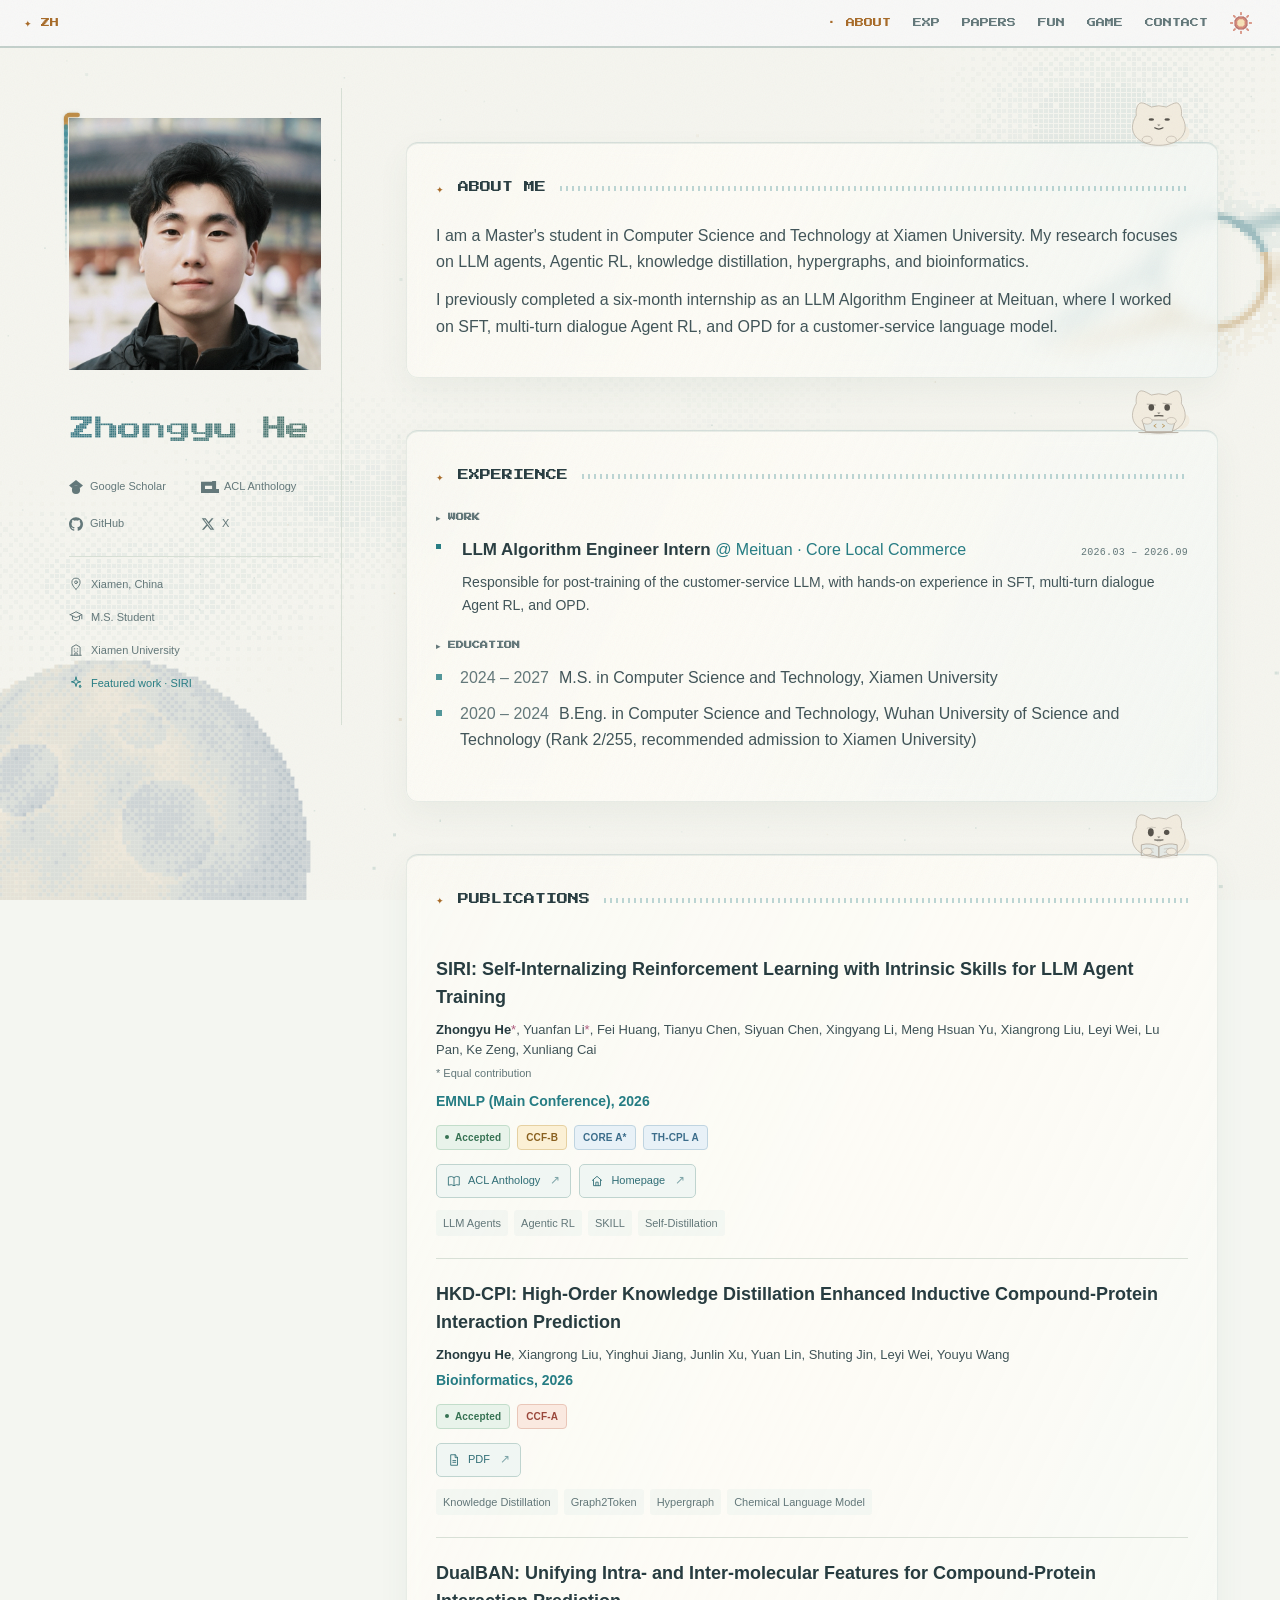
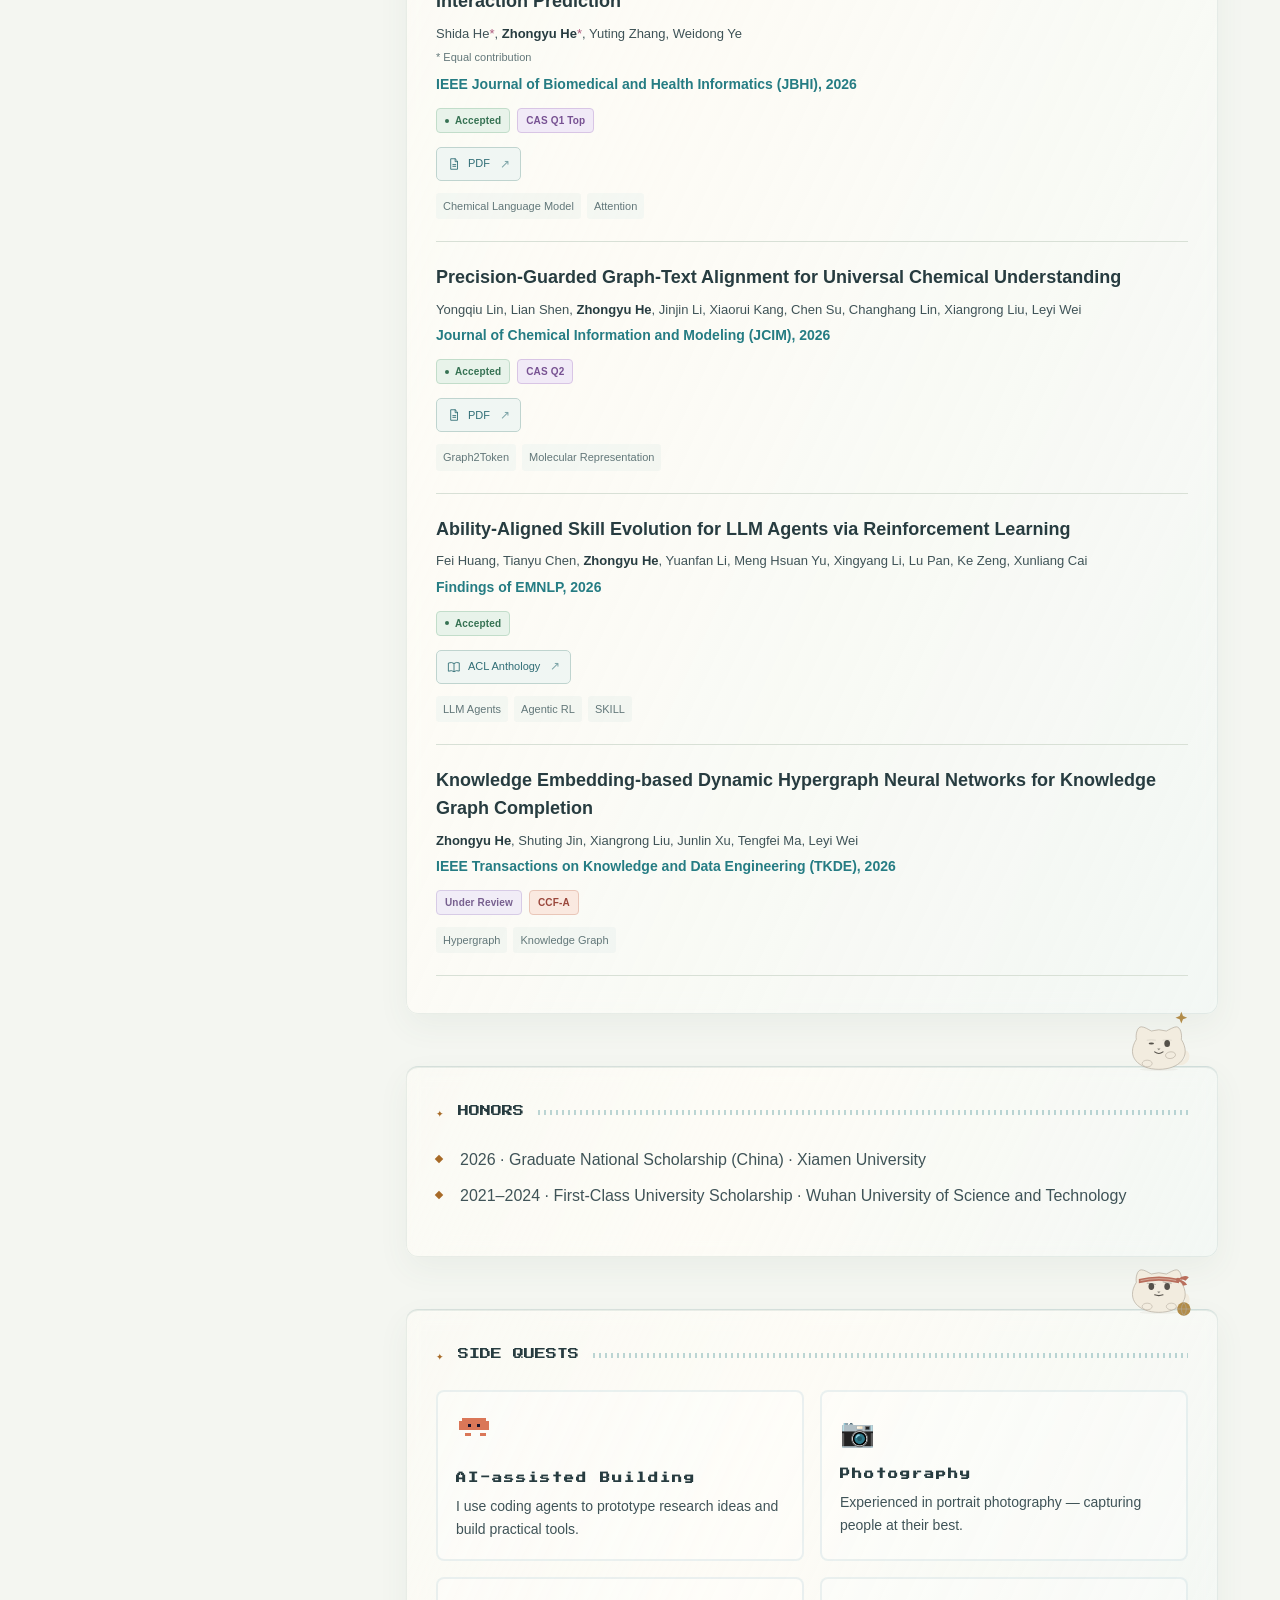
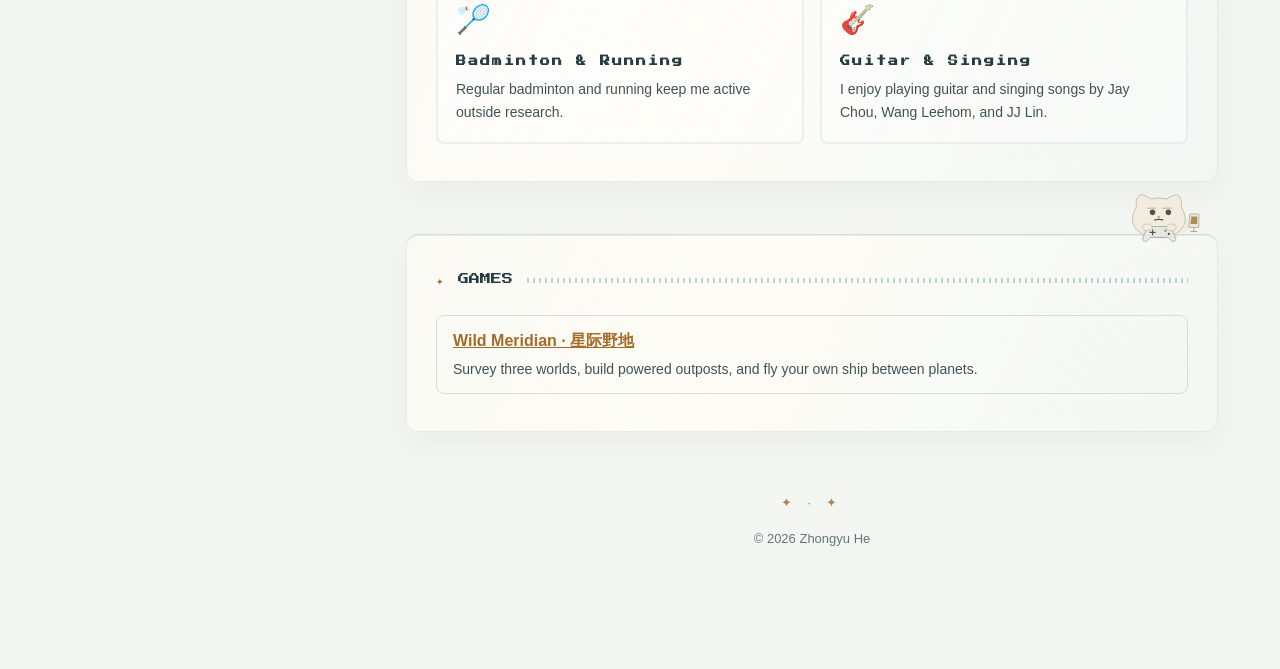
<file: index.html>
<!DOCTYPE html>
<html lang="en" class="day">
<head>
  <meta charset="UTF-8" />
  <meta name="viewport" content="width=device-width, initial-scale=1.0" />
  <title>Zhongyu He — Homepage</title>
  <meta name="description" content="Zhongyu He is an LLM researcher working on agents, reinforcement learning, and model post-training." />

  <!-- 水墨白天模式默认开场；夜间模式仍可通过太阳切换 -->

  <!-- 像素字体：标题 Press Start 2P / 正文 VT323 -->
  <link rel="preconnect" href="https://fonts.googleapis.com" />
  <link rel="preconnect" href="https://fonts.gstatic.com" crossorigin />
  <link href="https://fonts.googleapis.com/css2?family=Press+Start+2P&family=VT323&display=swap" rel="stylesheet" />

  <link rel="stylesheet" href="style.css?v=20261121b" />
  <link rel="icon" href="data:image/svg+xml,<svg xmlns='http://www.w3.org/2000/svg' viewBox='0 0 8 8'><rect width='8' height='8' fill='%2307070f'/><rect x='3' y='1' width='2' height='2' fill='%23f3e9c8'/><rect x='1' y='3' width='6' height='2' fill='%23f3e9c8'/><rect x='3' y='5' width='2' height='2' fill='%23f3e9c8'/></svg>" />
</head>
<body>

  <!-- 夜空背景：星星 / 流星（JS）· 月亮 / 云 / 群山（CSS+JS）；月亮/太阳即主题开关 -->
  <div id="starfield" aria-hidden="true"></div>
  <canvas id="cosmicCanvas" aria-hidden="true"></canvas>
  <div class="cloud cloud-1" aria-hidden="true"></div>
  <div class="cloud cloud-2" aria-hidden="true"></div>
  <div class="ink-geese" aria-hidden="true"><i></i><i></i><i></i><i></i><i></i><i></i></div>
  <div class="mountains mountains-back" aria-hidden="true"></div>
  <div class="mountains mountains-front" aria-hidden="true"></div>
  <div class="grain" aria-hidden="true"></div>

  <!-- 鼠标星尘轨迹容器 -->
  <div id="stardust" aria-hidden="true"></div>

  <!-- ===== 顶部导航 ===== -->
  <nav class="navbar">
    <span class="nav-logo">✦ <span id="nav-name">ZH</span></span>
    <div class="nav-controls">
      <div class="nav-links">
        <a href="#about">ABOUT</a>
        <a href="#experience">EXP</a>
        <a href="#publications">PAPERS</a>
        <a href="#hobbies">FUN</a>
        <a href="#games">GAME</a>
        <a href="mailto:hezhongyu618@qq.com">CONTACT</a>
      </div>
      <div class="moon-wrap" role="button" tabindex="0" title="Switch theme" aria-label="Switch day and night theme"><div id="moon"></div><div id="sun"></div></div>
    </div>
  </nav>

  <main class="container">

    <!-- 固定的个人名片：照片、姓名和外部入口 -->
    <aside class="profile-rail" aria-label="Profile and links">

      <!-- 塔罗牌：悬停 3D 倾斜 + 流光，点击翻面 -->
      <div class="portrait-column">
      <div class="tarot-scene" id="tarotScene" role="button" tabindex="0" aria-label="Flip portrait to read a personal note" aria-pressed="false" title="Click to flip">
        <div class="tarot-tilt" id="tarotTilt">
          <svg class="portrait-orbit" viewBox="0 0 264 264" aria-hidden="true" focusable="false">
            <rect x="3" y="3" width="258" height="258" rx="3" pathLength="1000" style="--trail-start:0px;stroke-width:4.40;opacity:1.000" />
            <rect x="3" y="3" width="258" height="258" rx="3" pathLength="1000" style="--trail-start:7px;stroke-width:4.23;opacity:0.948" />
            <rect x="3" y="3" width="258" height="258" rx="3" pathLength="1000" style="--trail-start:14px;stroke-width:4.07;opacity:0.897" />
            <rect x="3" y="3" width="258" height="258" rx="3" pathLength="1000" style="--trail-start:21px;stroke-width:3.90;opacity:0.846" />
            <rect x="3" y="3" width="258" height="258" rx="3" pathLength="1000" style="--trail-start:28px;stroke-width:3.74;opacity:0.796" />
            <rect x="3" y="3" width="258" height="258" rx="3" pathLength="1000" style="--trail-start:35px;stroke-width:3.57;opacity:0.747" />
            <rect x="3" y="3" width="258" height="258" rx="3" pathLength="1000" style="--trail-start:42px;stroke-width:3.41;opacity:0.698" />
            <rect x="3" y="3" width="258" height="258" rx="3" pathLength="1000" style="--trail-start:49px;stroke-width:3.24;opacity:0.650" />
            <rect x="3" y="3" width="258" height="258" rx="3" pathLength="1000" style="--trail-start:56px;stroke-width:3.08;opacity:0.602" />
            <rect x="3" y="3" width="258" height="258" rx="3" pathLength="1000" style="--trail-start:63px;stroke-width:2.91;opacity:0.556" />
            <rect x="3" y="3" width="258" height="258" rx="3" pathLength="1000" style="--trail-start:70px;stroke-width:2.75;opacity:0.510" />
            <rect x="3" y="3" width="258" height="258" rx="3" pathLength="1000" style="--trail-start:77px;stroke-width:2.58;opacity:0.465" />
            <rect x="3" y="3" width="258" height="258" rx="3" pathLength="1000" style="--trail-start:84px;stroke-width:2.42;opacity:0.420" />
            <rect x="3" y="3" width="258" height="258" rx="3" pathLength="1000" style="--trail-start:91px;stroke-width:2.25;opacity:0.377" />
            <rect x="3" y="3" width="258" height="258" rx="3" pathLength="1000" style="--trail-start:98px;stroke-width:2.09;opacity:0.335" />
            <rect x="3" y="3" width="258" height="258" rx="3" pathLength="1000" style="--trail-start:105px;stroke-width:1.92;opacity:0.293" />
            <rect x="3" y="3" width="258" height="258" rx="3" pathLength="1000" style="--trail-start:112px;stroke-width:1.76;opacity:0.253" />
            <rect x="3" y="3" width="258" height="258" rx="3" pathLength="1000" style="--trail-start:119px;stroke-width:1.59;opacity:0.214" />
            <rect x="3" y="3" width="258" height="258" rx="3" pathLength="1000" style="--trail-start:126px;stroke-width:1.43;opacity:0.177" />
            <rect x="3" y="3" width="258" height="258" rx="3" pathLength="1000" style="--trail-start:133px;stroke-width:1.26;opacity:0.141" />
            <rect x="3" y="3" width="258" height="258" rx="3" pathLength="1000" style="--trail-start:140px;stroke-width:1.10;opacity:0.106" />
            <rect x="3" y="3" width="258" height="258" rx="3" pathLength="1000" style="--trail-start:147px;stroke-width:0.93;opacity:0.074" />
            <rect x="3" y="3" width="258" height="258" rx="3" pathLength="1000" style="--trail-start:154px;stroke-width:0.77;opacity:0.045" />
            <rect x="3" y="3" width="258" height="258" rx="3" pathLength="1000" style="--trail-start:161px;stroke-width:0.60;opacity:0.019" />
          </svg>
          <div class="tarot-card" id="tarotCard">
            <!-- 正面 -->
            <div class="tarot-face tarot-front">
              <div class="tarot-border-inner">
                <div class="tarot-top">
                  <span class="tarot-star">✦</span>
                  <span class="tarot-numeral" id="tarot-numeral">XXII</span>
                  <span class="tarot-star">✦</span>
                </div>
                <div class="tarot-photo-ring">
                  <div class="tarot-photo-frame">
                    <img id="profile-photo" src="assets/photo.svg" alt="profile photo" />
                    <div class="tarot-glare" id="tarotGlare"></div>
                  </div>
                </div>

                <div class="tarot-deco">
                  <span class="tgly" data-night="☾">☾</span><span class="diamond"></span><span>✦</span><span class="diamond"></span><span class="tgly" data-night="☽">☽</span>
                </div>
              </div>
            </div>
            <!-- 背面 -->
            <div class="tarot-face tarot-back">
              <div class="tarot-border-inner">
                <div class="tarot-back-sigil tgly" data-night="☾">☾</div>
                <p class="tarot-back-quote" id="tarot-back-quote"></p>
                <div class="tarot-deco"><span>✦</span><span class="diamond"></span><span>✦</span></div>
              </div>
            </div>
          </div>
        </div>
        <div class="tarot-shadow"></div>
        <!-- 打盹的像素猫（趴在牌框上沿，点一下会惊醒，JS 生成） -->
        <div class="cat cat-sleep" id="catSleep" role="button" tabindex="0" title="Boop!" aria-label="Sleeping pixel cat — click to startle it awake"></div>
      </div>

      <div class="identity-wordmark">
        <h1 id="profile-name" class="pixel-title">Zhongyu He</h1>
        <canvas id="signalCanvas" aria-hidden="true"></canvas>
      </div>
      <nav class="portrait-links" id="tarot-links" aria-label="Social profiles"></nav>
      <div class="profile-details" id="profile-details" aria-label="Profile details"></div>
      </div>
    </aside>

    <div class="content-column">
    <!-- ===== 介绍与履历：随页面滚动 ===== -->
    <header class="hero">
      <div class="hero-info">
        <p class="hero-hello">RESEARCHER · ENGINEER</p>
        <p class="tagline"><span id="typewriter"></span><span class="cursor">_</span></p>
        <p class="hero-summary" id="hero-summary"></p>
        <ul class="stat-list" id="stat-list"><!-- JS 渲染 --></ul>
        <div class="chip-row" id="chip-row"><!-- JS 渲染：研究方向 --></div>
        <div class="hero-actions">
          <a class="hero-action-primary" href="SIRI/">Explore featured work: SIRI <span aria-hidden="true">↗</span></a>
          <a class="hero-action-secondary" href="#publications">Publications <span aria-hidden="true">↓</span></a>
        </div>
      </div>
    </header>

    <!-- ===== About Me ===== -->
    <section class="panel reveal" id="about">
      <h2 class="section-title"><span class="glyph">✦</span> ABOUT ME <span class="rule"></span></h2>
      <div id="bio"><!-- JS 渲染 --></div>
      <!-- 互动像素猫（蹲在板块上沿，点击会笑并飘出小爱心，JS 生成） -->
      <div class="cat cat-about" id="catAbout" role="button" tabindex="0" title="Boop me!" aria-label="Pixel cat — click to make it smile"></div>
    </section>

    <!-- ===== Experience 个人经历（工作 + 教育） ===== -->
    <section class="panel reveal" id="experience">
      <h2 class="section-title"><span class="glyph">✦</span> EXPERIENCE <span class="rule"></span></h2>
      <h3 class="sub-title">▸ WORK</h3>
      <div id="exp-list"><!-- JS 渲染 --></div>
      <h3 class="sub-title">▸ EDUCATION</h3>
      <ul class="edu-list" id="edu-list"><!-- JS 渲染 --></ul>
      <!-- 敲代码的像素猫（蹲在板块上沿，点一下会疯狂打字并飘出代码符号，JS 生成） -->
      <div class="cat cat-type" id="catType" role="button" tabindex="0" title="Boop!" aria-label="Pixel cat typing on a laptop — click to make it type furiously"></div>
    </section>

    <!-- ===== Publications ===== -->
    <section class="panel reveal" id="publications">
      <h2 class="section-title"><span class="glyph">✦</span> PUBLICATIONS <span class="rule"></span></h2>
      <div id="pub-list"><!-- JS 渲染 --></div>
      <!-- 巡逻的像素猫（沿板块上沿来回走动，点一下会吓一跳喵一声，JS 生成） -->
      <div class="cat cat-patrol" id="catPatrol" role="button" tabindex="0" title="Boop!" aria-label="Patrolling pixel cat — click to make it meow"></div>
    </section>

    <!-- ===== Awards ===== -->
    <section class="panel reveal" id="awards">
      <h2 class="section-title"><span class="glyph">✦</span> HONORS <span class="rule"></span></h2>
      <ul class="award-list" id="award-list"><!-- JS 渲染 --></ul>
      <div class="cat cat-firework" id="catFirework" role="button" tabindex="0" title="Celebrate!" aria-label="Pixel cat with fireworks — click to celebrate"></div>
    </section>

    <!-- ===== Hobbies ===== -->
    <section class="panel reveal" id="hobbies">
      <h2 class="section-title"><span class="glyph">✦</span> SIDE QUESTS <span class="rule"></span></h2>
      <div class="hobby-grid" id="hobby-grid"><!-- JS 渲染 --></div>
      <!-- 坐姿像素猫（蹲在板块上沿偶尔眨眼，点一下会开心翻滚，JS 生成） -->
      <div class="cat cat-sit" id="catSit" role="button" tabindex="0" title="Boop!" aria-label="Sitting pixel cat — click to make it roll with sparkles"></div>
    </section>

    <section class="panel reveal" id="games">
      <h2 class="section-title"><span class="glyph">✦</span> GAMES <span class="rule"></span></h2>
      <ul class="game-list" id="game-list"></ul>
      <div class="cat" id="catGame" role="button" tabindex="0"></div>
    </section>

    <footer class="footer">
      <p class="footer-divider">✦ · ✦</p>
      <p id="footer-text"></p>
    </footer>
    </div>

  </main>

  <script src="data.js?v=20261121d"></script>
  <script src="cosmic.js?v=20261109d"></script>
  <script src="script.js?v=20261121b"></script>
  <script src="signal.js?v=20261106c"></script>
  <script src="theme-transition.js?v=20261106c"></script>
  <script src="companions.js?v=20261121b"></script>
  <script src="cursor.js?v=20261106c"></script>
</body>
</html>
</file>
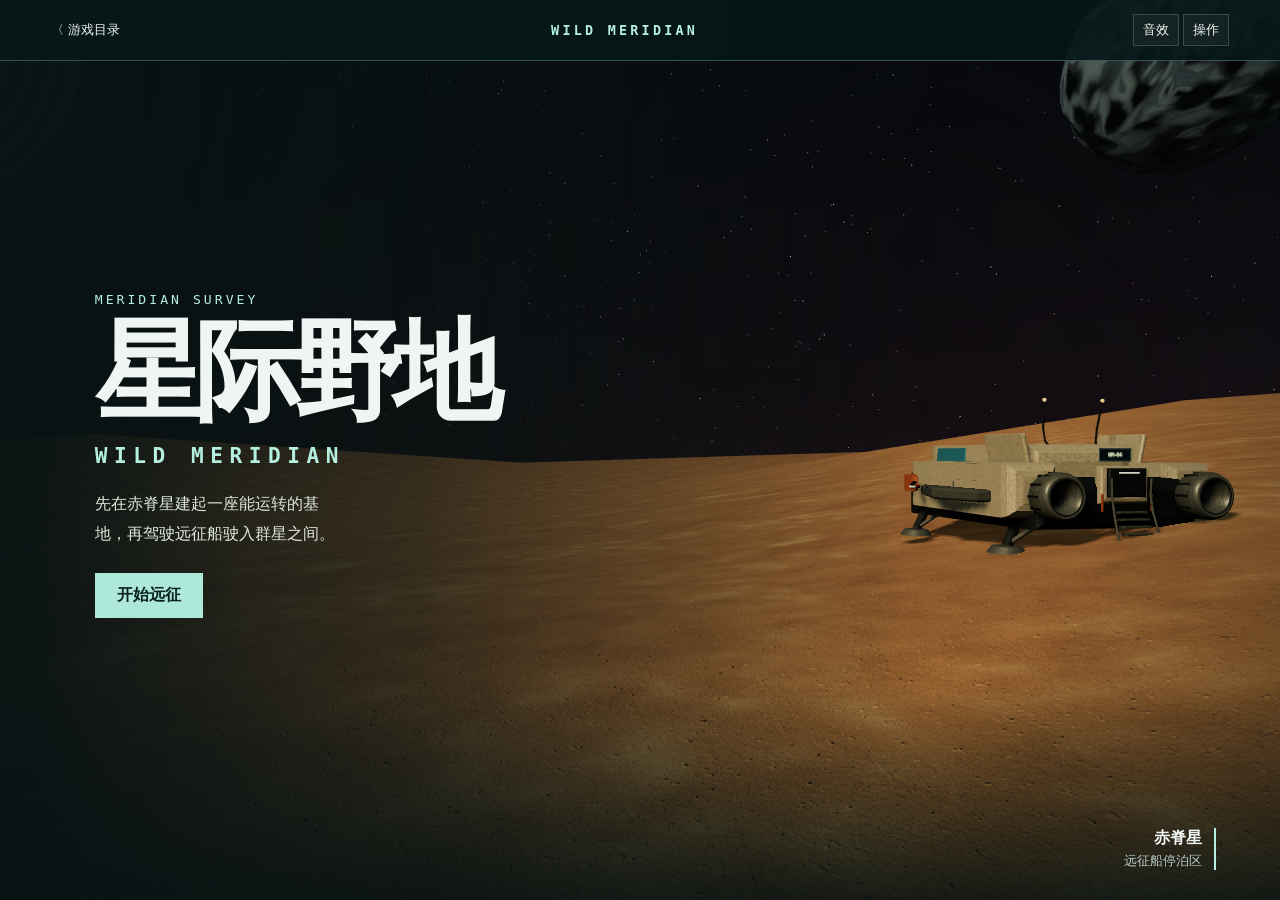
<file: deep-space/index.html>
<!doctype html>
<html lang="zh-CN">
<head>
<meta charset="utf-8">
<meta name="viewport" content="width=device-width, initial-scale=1, viewport-fit=cover">
<meta name="theme-color" content="#0a1012">
<meta name="description" content="星际野地，原创第一人称星系探索与建设游戏。">
<title>星际野地 · Wild Meridian</title>
<link rel="stylesheet" href="./style.css?v=3">
</head>
<body>
<main id="app" aria-label="星际野地">
  <div id="viewport"></div>
  <div class="vignette"></div>
  <header class="top">
    <a href="../#games">〈 游戏目录</a><span>WILD MERIDIAN</span>
    <div><button id="audio" aria-pressed="false">音效</button><button id="help">操作</button></div>
  </header>
  <section id="intro">
    <div class="intro-copy">
      <p class="eyebrow">MERIDIAN SURVEY</p>
      <h1>星际野地<span>WILD MERIDIAN</span></h1>
      <p class="lede">先在赤脊星建起一座能运转的基地，再驾驶远征船驶入群星之间。</p>
      <button class="primary" id="start" disabled>正在初始化星系</button>
      <p id="boot" role="alert" hidden></p>
    </div>
    <div id="intro-location"><b>赤脊星</b><span>远征船停泊区</span></div>
  </section>
  <section id="hud" hidden aria-label="远征仪表">
    <div class="location">
      <canvas id="radar" width="176" height="176" aria-label="附近目标雷达" role="img"></canvas>
      <b id="world-name">赤脊星</b><span id="mode">地表</span>
      <small id="navigation"></small>
    </div>
    <div class="mission instrument"><span>远征任务</span><b id="objective"></b><small id="objective-detail"></small></div>
    <div id="attitude" aria-hidden="true" hidden>
      <div id="bearing"></div>
      <div class="flight-ladder"><div id="flight-ladder-ticks">
        <i><span>+20</span></i><i><span>+10</span></i><i class="datum"></i><i><span>−10</span></i><i><span>−20</span></i>
      </div></div>
    </div>
    <div id="reticle" aria-hidden="true"></div><div id="markers"></div>
    <div id="prompt" hidden></div><div id="notice" role="status"></div>
    <div id="readouts" class="instrument"></div>
    <div id="hud-actions"><button id="build" title="B"><kbd>B</kbd>建造</button>
      <button id="cargo" title="I"><kbd>I</kbd>货舱</button>
      <button id="map" title="M"><kbd>M</kbd>星图</button>
      <button id="survey" title="J"><kbd>J</kbd>图鉴</button>
      <button id="pause" aria-label="暂停">Ⅱ</button></div>
    <div id="touch">
      <div class="move" aria-label="移动"><button data-key="KeyW">↑</button><button data-key="KeyA">←</button><button data-key="KeyS">↓</button><button data-key="KeyD">→</button></div>
      <div class="touch-actions"><button data-key="KeyR" class="lift">上升</button><button data-key="KeyC" class="lift">下降</button><button data-key="Space">跳跃 / 制动</button><button id="touch-scan">扫描</button><button id="touch-use">交互</button><button id="touch-board">飞船</button><button id="touch-place" hidden>放置</button></div>
    </div>
  </section>
  <section id="dialog" hidden aria-label="远征面板">
    <div class="dialog-frame">
      <header><p class="eyebrow" id="dialog-kind"></p><button id="close" aria-label="关闭">×</button></header>
      <h2 id="dialog-title"></h2>
      <div id="dialog-content"></div>
    </div>
  </section>
</main>
<script type="module" src="./game.js?v=6"></script>
</body>
</html>
</file>
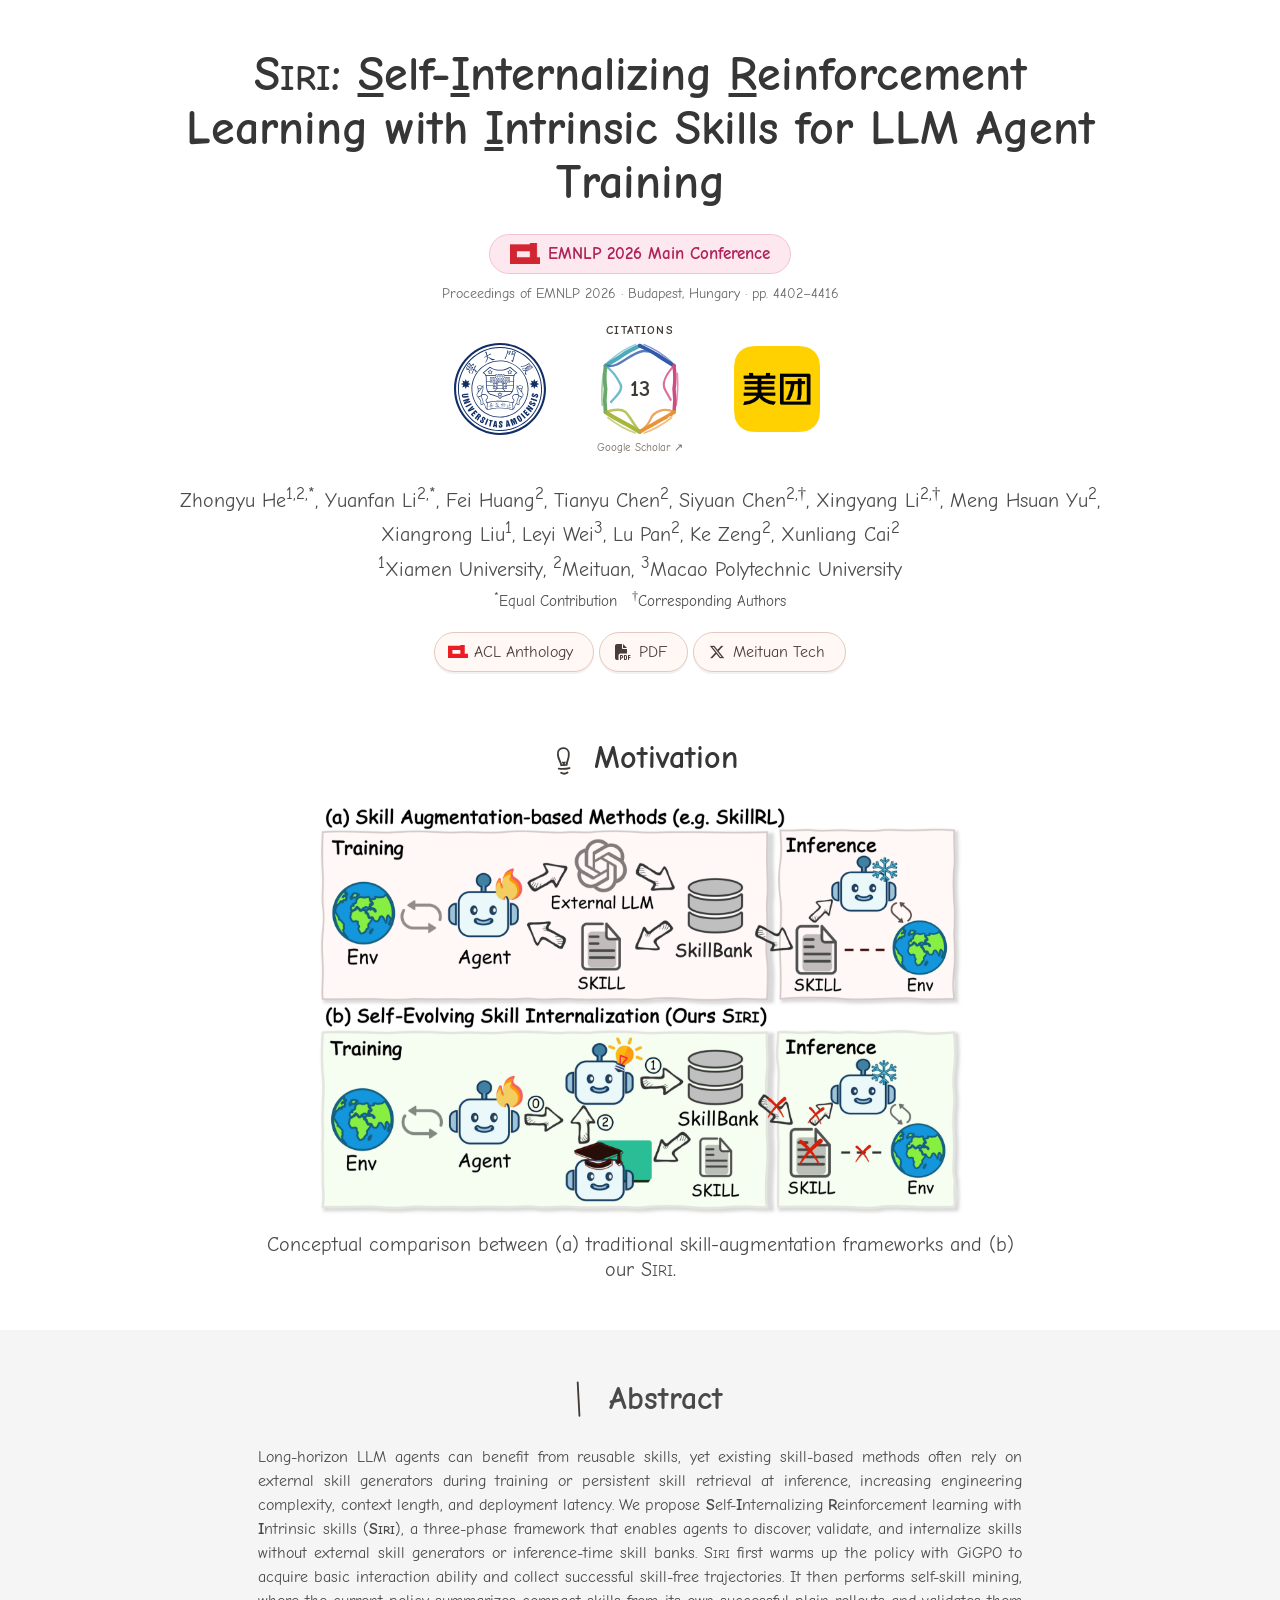
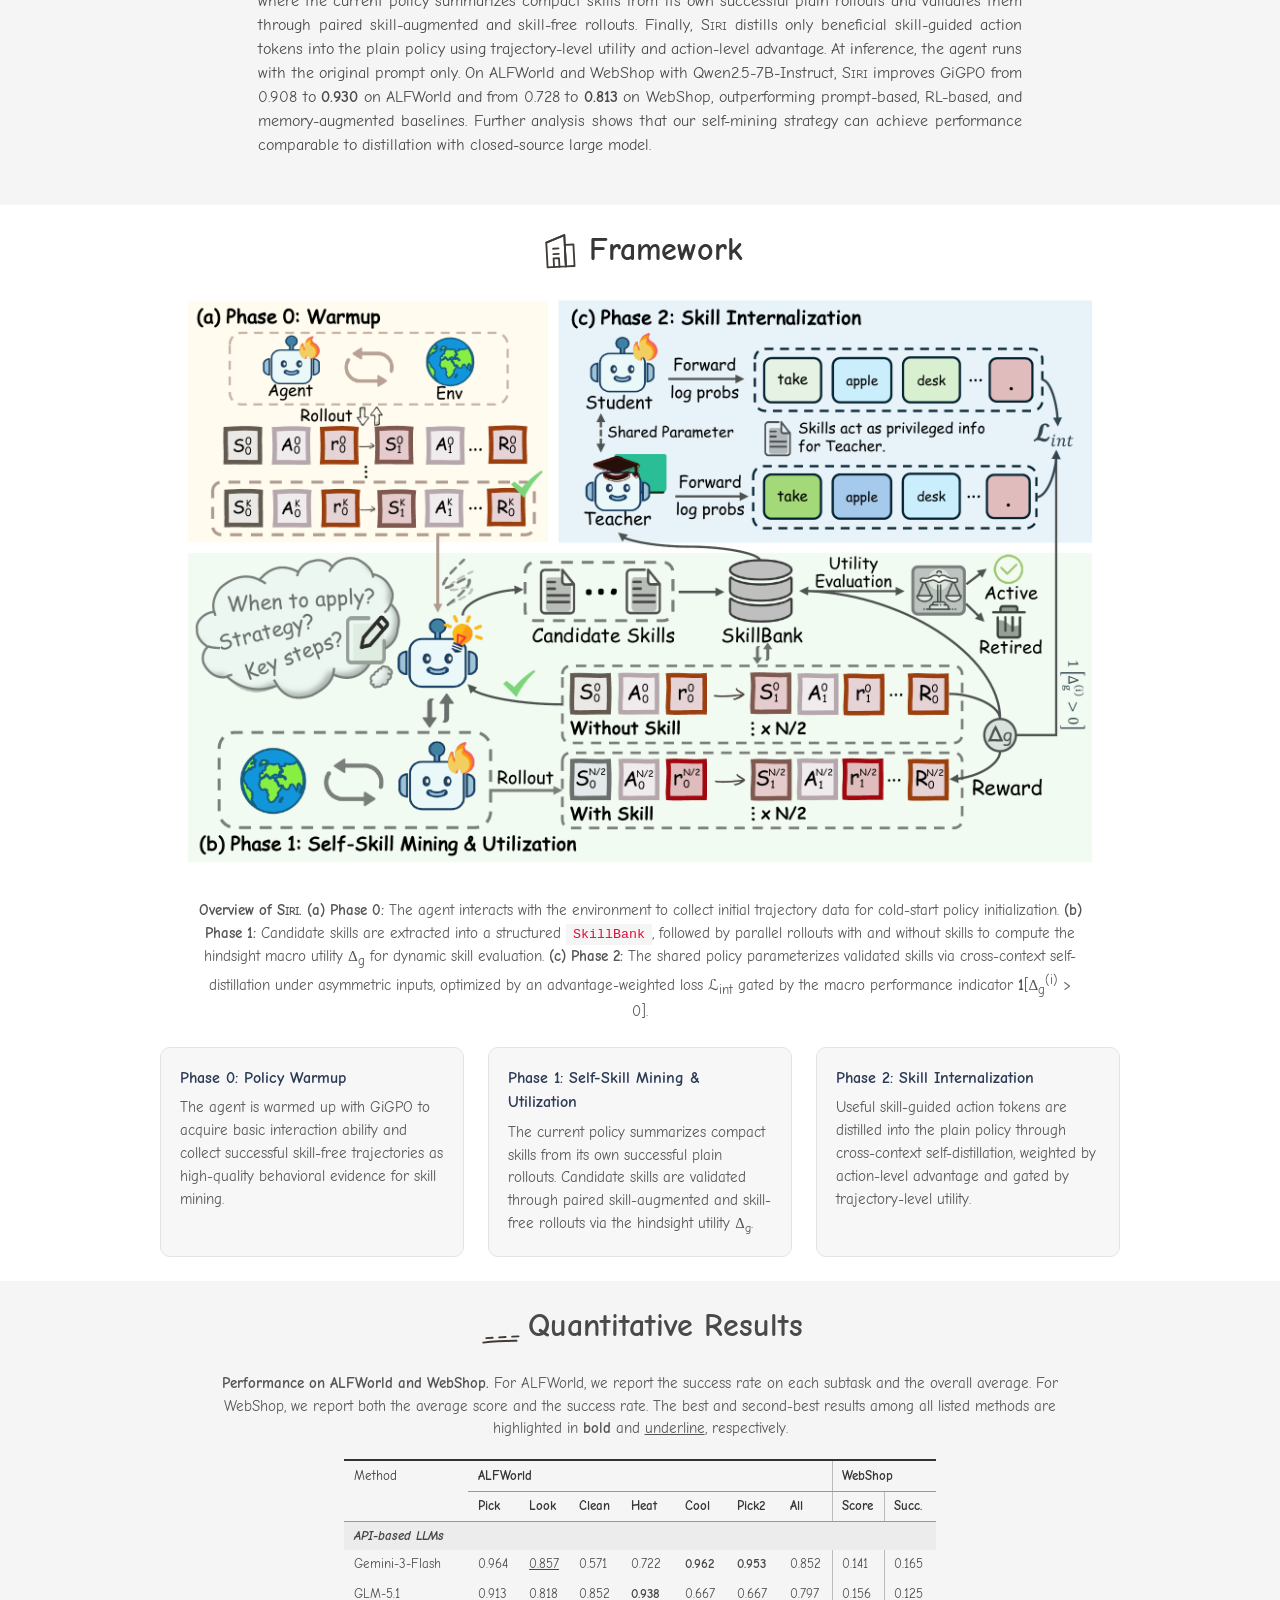
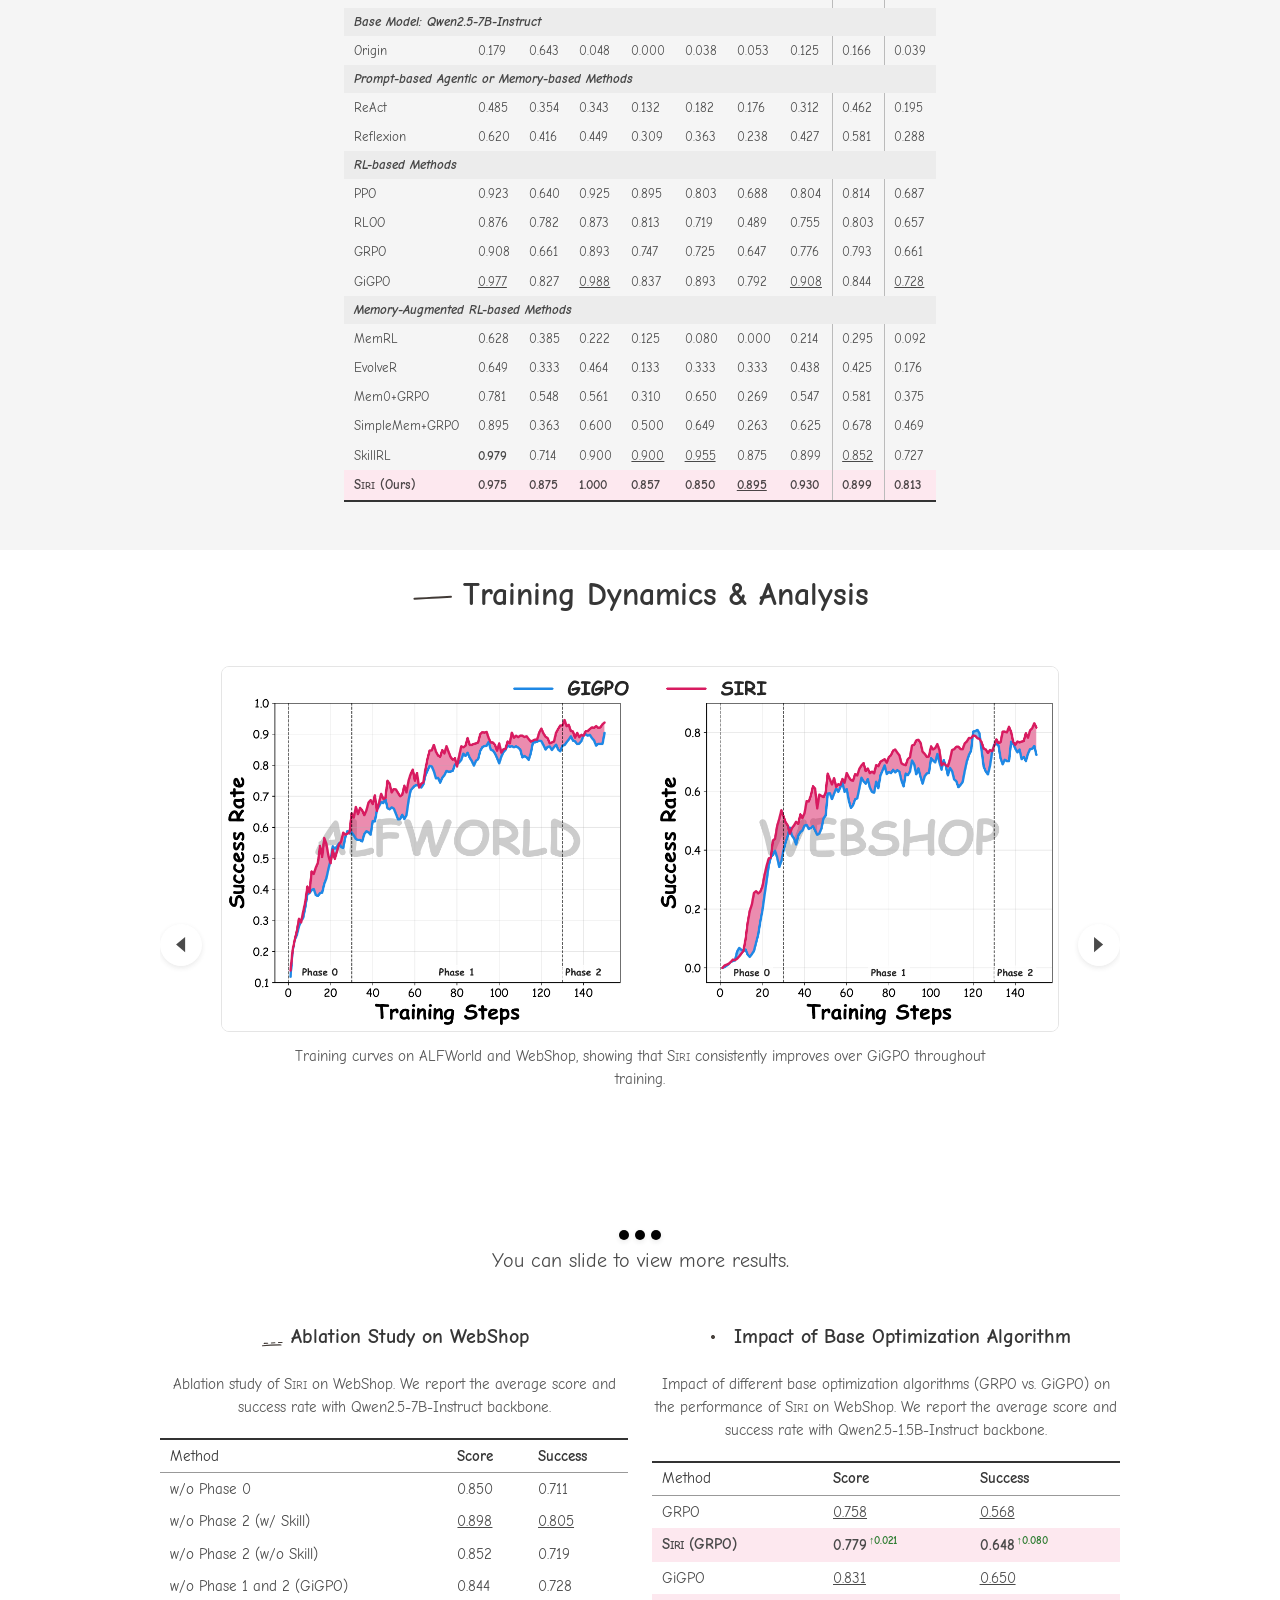
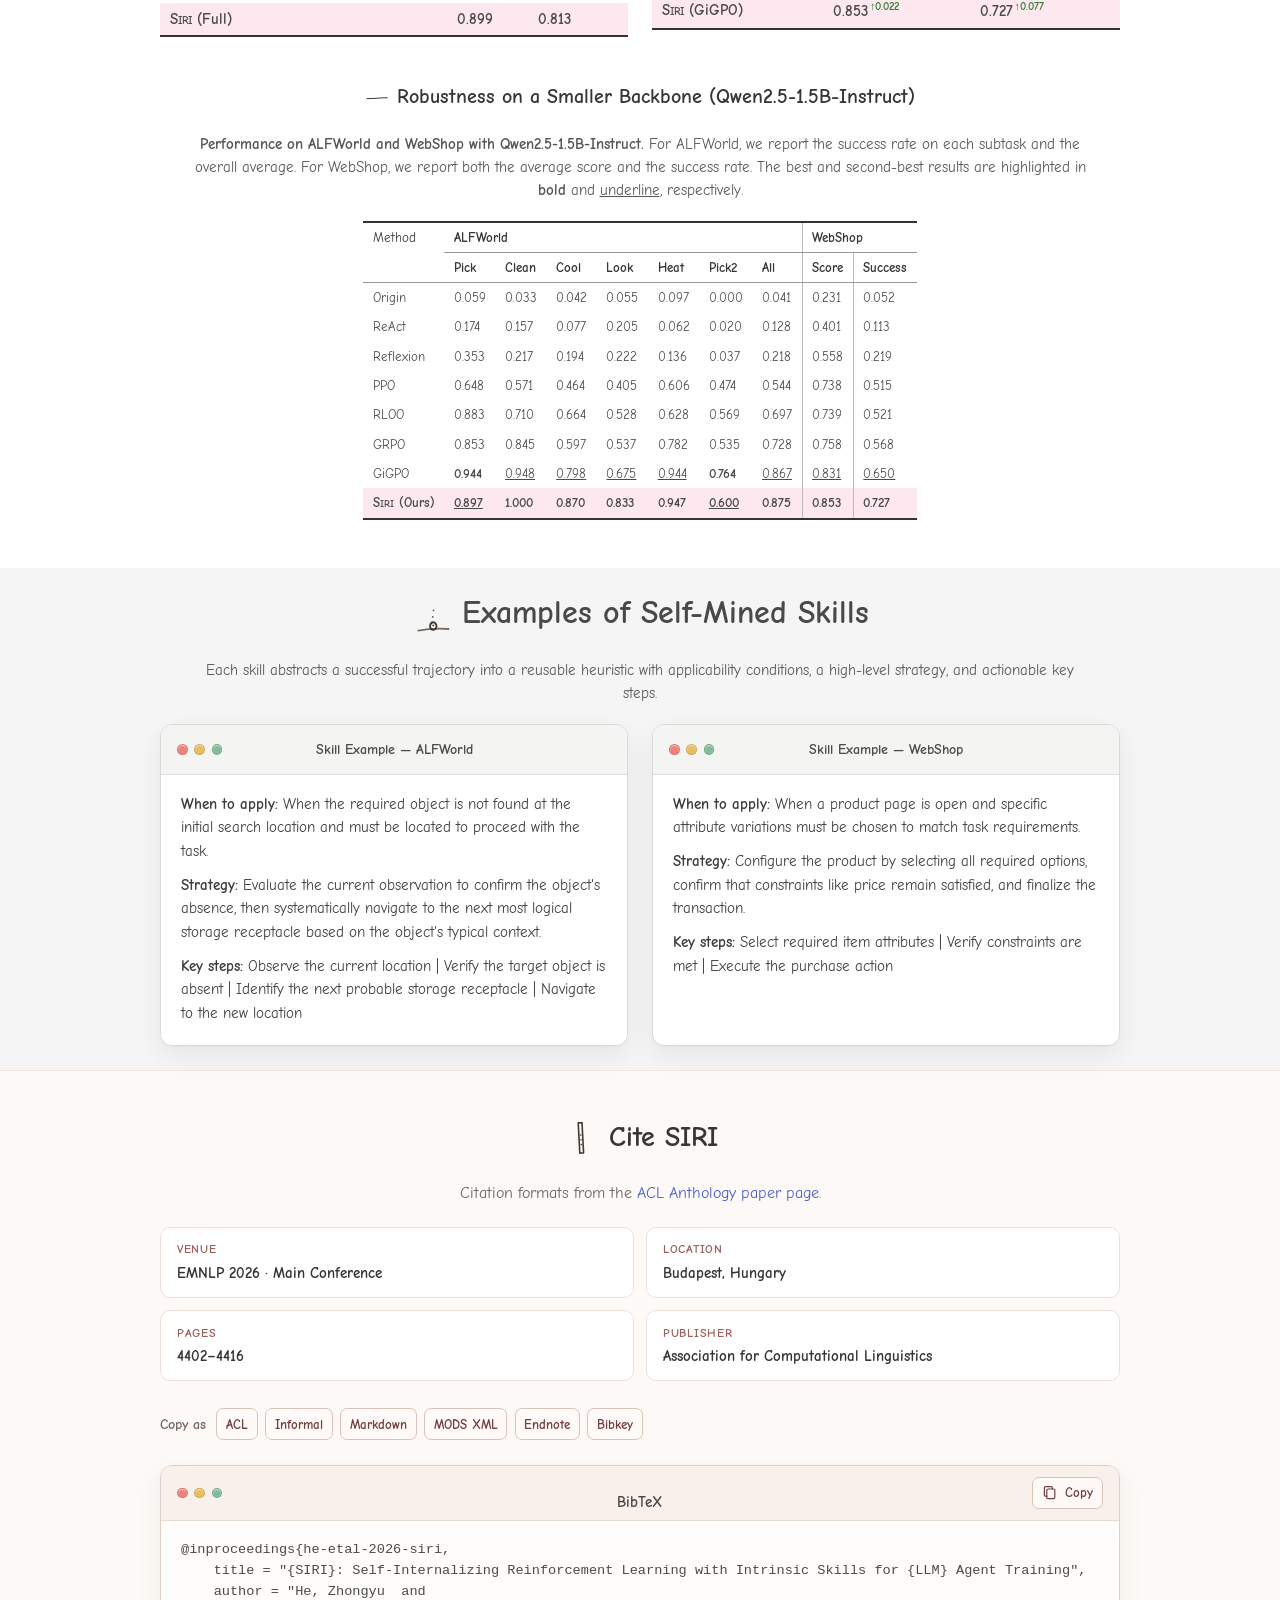
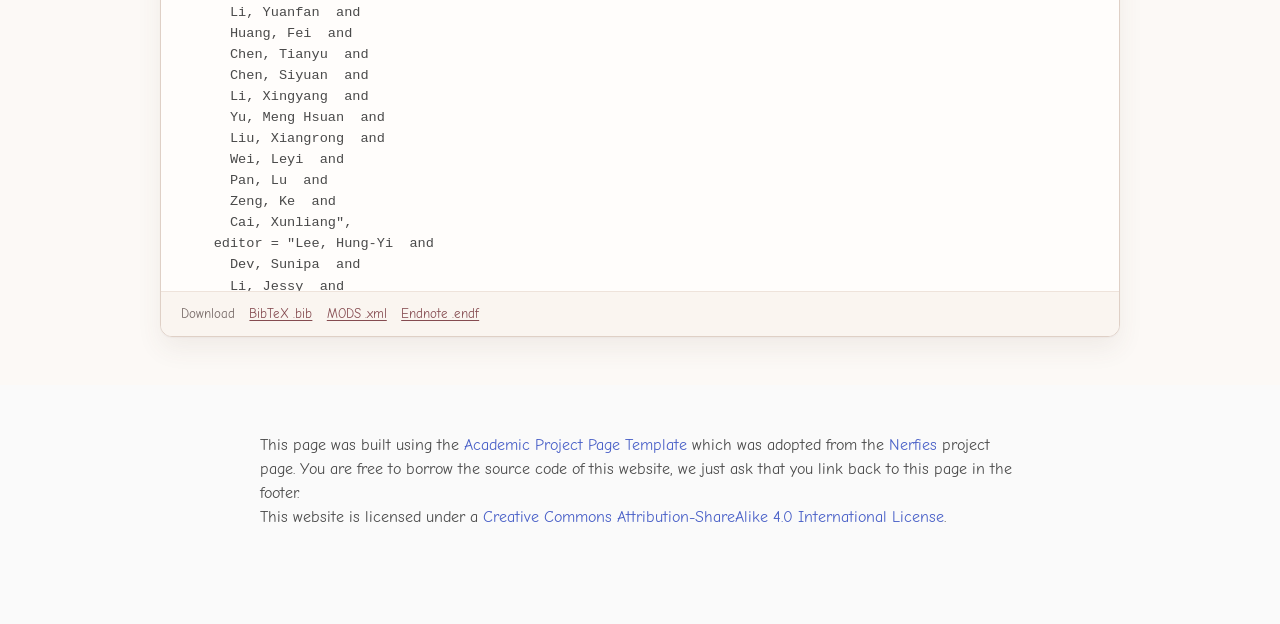
<file: SIRI/index.html>
<!DOCTYPE html>
<html>
<head>
  <meta charset="utf-8">
  <!-- Meta tags for social media banners -->
  <meta name="description" content="SIRI: Self-Internalizing Reinforcement Learning with Intrinsic Skills for LLM Agent Training">
  <meta property="og:title" content="SIRI: Self-Internalizing Reinforcement Learning with Intrinsic Skills for LLM Agent Training"/>
  <meta property="og:description" content="A three-phase framework that enables LLM agents to discover, validate, and internalize skills — no external skill generators, no inference-time skill banks."/>
  <meta property="og:url" content="https://hezy618.github.io/SIRI/"/>
  <meta property="og:image" content="https://hezy618.github.io/SIRI/static/images/motivation.png?v=2" />
  <meta property="og:image:width" content="1200"/>
  <meta property="og:image:height" content="630"/>

  <meta name="twitter:title" content="SIRI: Self-Internalizing RL with Intrinsic Skills for LLM Agent Training">
  <meta name="twitter:description" content="LLM agents that discover, validate, and internalize skills — retrieval-free at inference.">
  <meta name="twitter:image" content="https://hezy618.github.io/SIRI/static/images/motivation.png?v=2">
  <meta name="twitter:card" content="summary_large_image">
  <meta name="keywords" content="LLM agent, reinforcement learning, skill discovery, skill internalization, ALFWorld, WebShop, EMNLP 2026, ACL Anthology">
  <meta name="citation_title" content="SIRI: Self-Internalizing Reinforcement Learning with Intrinsic Skills for LLM Agent Training">
  <meta name="citation_author" content="Zhongyu He">
  <meta name="citation_author" content="Yuanfan Li">
  <meta name="citation_author" content="Fei Huang">
  <meta name="citation_author" content="Tianyu Chen">
  <meta name="citation_author" content="Siyuan Chen">
  <meta name="citation_author" content="Xingyang Li">
  <meta name="citation_author" content="Meng Hsuan Yu">
  <meta name="citation_author" content="Xiangrong Liu">
  <meta name="citation_author" content="Leyi Wei">
  <meta name="citation_author" content="Lu Pan">
  <meta name="citation_author" content="Ke Zeng">
  <meta name="citation_author" content="Xunliang Cai">
  <meta name="citation_conference_title" content="Proceedings of the 2026 Conference on Empirical Methods in Natural Language Processing">
  <meta name="citation_publication_date" content="2026/10">
  <meta name="citation_firstpage" content="4402">
  <meta name="citation_lastpage" content="4416">
  <meta name="citation_pdf_url" content="https://aclanthology.org/2026.emnlp-main.192.pdf">
  <meta name="viewport" content="width=device-width, initial-scale=1">

  <title>SIRI: Self-Internalizing RL with Intrinsic Skills</title>

  <link rel="icon" type="image/svg+xml" href="static/images/favicon.svg">
  <link rel="icon" type="image/png" sizes="32x32" href="static/images/favicon-32.png">
  <link rel="apple-touch-icon" href="static/images/apple-touch-icon.png">

  <link href="https://fonts.googleapis.com/css2?family=Comic+Neue:wght@400;700&display=swap" rel="stylesheet">

  <link rel="stylesheet" href="static/css/bulma.min.css">
  <link rel="stylesheet" href="static/css/bulma-carousel.min.css">
  <link rel="stylesheet" href="static/css/fontawesome.all.min.css">
  <link rel="stylesheet" href="static/css/academicons.min.css">
  <link rel="stylesheet" href="static/css/index.css?v=29">

  <script defer src="static/js/bulma-carousel.min.js"></script>
  <script defer src="static/js/index.js?v=11"></script>
</head>
<body>

<!-- Small hand-drawn marks, shared by the section headings. -->
<svg class="doodle-defs" xmlns="http://www.w3.org/2000/svg" aria-hidden="true" focusable="false">
  <defs>
    <symbol id="doodle-idea" viewBox="0 0 40 40">
      <path class="idea-bulb" data-morph-from="M19 26 C19 23 18 21 18 16 C18 12 22 12 22 16 C22 21 21 23 21 26 Z" d="M15 26 C15 22 10 21 10 15 C10 3 30 3 30 15 C30 21 25 22 25 26 Z"/>
      <path d="M15 29 Q20 30 25 29 M17 33 Q20 35 23 33"/>
      <path class="idea-filament" data-start=".25" data-end=".8" data-morph-from="M20 26 L20 26 M20 26 L20 26 L20 26" d="M20 26 L20 18 M16 16 L20 19 L24 16"/>
      <path class="idea-rays" data-appear=".6" d="M20 1 L20 3 M4 9 L7 11 M33 11 L36 9 M3 20 L6 19 M34 19 L37 20"/>
    </symbol>
    <symbol id="doodle-spark" viewBox="0 0 40 40">
      <path class="spark-core" data-morph-from="M20 35 Q20 27 20 20 Q20 18 20 4 Q20 18 20 20 Q20 27 20 35 Z" d="M20 4 Q22 16 35 20 Q22 22 20 36 Q18 22 5 20 Q18 18 20 4 Z"/>
      <path class="spark-rays" data-appear=".62" d="m5 5 3 3m27-3-3 3M5 35l3-3m27 3-3-3"/>
    </symbol>
    <symbol id="doodle-nodes" viewBox="0 0 40 40">
      <path class="node-links" data-start=".2" data-end=".88" data-morph-from="M20 20 L20 20 M20 20 L20 20 M20 20 L20 20" d="M12 18 L26 10 M12 22 L26 30 M30 13 L30 27"/>
      <circle class="node-dot" cx="8" cy="20" r="4" data-from-cx="20" data-from-cy="20" data-from-r="2"/>
      <circle class="node-dot" cx="30" cy="8" r="4" data-from-cx="20" data-from-cy="20" data-from-r="2"/>
      <circle class="node-dot" cx="30" cy="32" r="4" data-from-cx="20" data-from-cy="20" data-from-r="2"/>
      <path class="node-sparks" data-appear=".67" d="m19 16 3-1m-3 10 3 1"/>
    </symbol>
    <symbol id="doodle-bars" viewBox="0 0 40 40">
      <path d="M5 34 Q19 33 36 34"/>
      <path class="bar-one" data-start=".1" data-end=".58" data-morph-from="M8 30 V30 H14 V30" d="M8 30 V19 H14 V30"/>
      <path class="bar-two" data-start=".23" data-end=".74" data-morph-from="M20 30 V30 H26 V30" d="M20 30 V12 H26 V30"/>
      <path class="bar-three" data-start=".38" data-end=".9" data-morph-from="M32 30 V30 H38 V30" d="M32 30 V6 H38 V30"/>
      <path data-appear=".63" d="m5 10 3-3 3 3M8 7v7"/>
    </symbol>
    <symbol id="doodle-wave" viewBox="0 0 40 40">
      <path class="wave-line" data-morph-from="M3 22 C7 22 9 22 14 22 C19 22 20 22 25 22 C30 22 33 22 37 22" d="M3 29 C7 27 9 16 14 16 C19 16 20 30 25 29 C30 28 32 15 37 15"/>
      <circle cx="14" cy="16" r="2" data-from-cx="14" data-from-cy="22" data-from-r="0"/>
      <circle cx="25" cy="29" r="2" data-from-cx="25" data-from-cy="22" data-from-r="0"/>
      <path data-appear=".7" d="m30 7 2-3m4 6 3-1"/>
    </symbol>
    <symbol id="doodle-sprout" viewBox="0 0 40 40">
      <path class="sprout-ground" d="M6 35 Q20 33 34 35"/>
      <path class="sprout-seed" data-morph-from="M17 31 Q18 28 20 28 Q22 28 23 31 Q23 35 20 35 Q17 35 17 31 Z" d="M17 31 Q18 30 20 31 Q22 30 23 31 Q23 35 20 35 Q17 35 17 31 Z"/>
      <path class="sprout-stem" data-start=".12" data-end=".7" data-morph-from="M20 31 Q20 31 20 31" d="M20 31 Q18 22 21 13"/>
      <path class="sprout-leaf" data-start=".43" data-end=".84" data-morph-from="M20 23 Q20 23 20 23 Q20 23 20 23 Z" d="M20 23 Q10 23 9 15 Q17 15 20 23 Z"/>
      <path class="sprout-leaf" data-start=".55" data-end="1" data-morph-from="M21 17 Q21 17 21 17 Q21 17 21 17 Z" d="M21 17 Q27 9 33 10 Q32 19 21 17 Z"/>
      <path class="sprout-vein" data-appear=".7" d="M20 22 Q15 19 11 17 M21 16 Q27 13 31 11"/>
    </symbol>
    <symbol id="doodle-paper" viewBox="0 0 40 40">
      <path class="paper-sheet" data-morph-from="M18 4 L22 4 L22 4 L22 36 L18 36 Z" d="M10 3 L25 3 L32 10 L32 36 L10 36 Z"/>
      <path class="paper-fold" data-morph-from="M22 4 L22 4 L22 4" d="M25 3 L25 11 L32 11"/>
      <path data-morph-from="M20 17 L20 17" d="M15 17 L27 17"/>
      <path data-morph-from="M20 22 L20 22" d="M15 22 L27 22"/>
      <path data-morph-from="M20 27 L20 27" d="M15 27 L23 27"/>
      <path data-appear=".72" d="m5 13-2 3 2 3"/>
    </symbol>
  </defs>
</svg>

<!-- Hero: title, authors, affiliations, links -->
<section class="hero">
  <div class="hero-body">
    <div class="container is-max-desktop">
      <div class="columns is-centered">
        <div class="column has-text-centered">
          <h1 class="title is-1 publication-title"><span class="methodname">S<span class="mn-small">IRI</span></span>: <u>S</u>elf-<u>I</u>nternalizing <u>R</u>einforcement Learning with <u>I</u>ntrinsic Skills for LLM Agent Training</h1>
          <div class="venue-line">
            <span class="venue-badge"><img src="static/images/emnlp-icon.png" alt="EMNLP 2026 logo" class="venue-logo">EMNLP 2026 Main Conference</span>
            <p class="publication-detail">Proceedings of EMNLP 2026 · Budapest, Hungary · pp. 4402–4416</p>
            <div class="affiliation-citation-row" aria-label="Xiamen University, paper citations, Meituan">
              <a class="affiliation-mark affiliation-xmu" href="https://www.xmu.edu.cn/" target="_blank" rel="noopener noreferrer" aria-label="Xiamen University">
                <img src="static/images/Xiamen_University_logo.svg" alt="Xiamen University logo" width="92" height="92">
              </a>
            <a class="citation-counter" id="citation-counter" href="https://scholar.google.com/scholar?oi=bibs&amp;hl=en&amp;cites=1735397926281978849" target="_blank" rel="noopener noreferrer" aria-label="Google Scholar citation count, loading" title="Google Scholar citation count; updated automatically">
              <span class="citation-counter-label">CITATIONS</span>
              <span class="citation-counter-art">
                <svg class="citation-counter-sketch" viewBox="0 0 92 92" aria-hidden="true" focusable="false">
                  <defs>
                    <filter id="citation-pencil-texture" x="-10%" y="-10%" width="120%" height="120%">
                      <feTurbulence type="fractalNoise" baseFrequency=".075" numOctaves="2" seed="7" result="paper-grain"/>
                      <feDisplacementMap in="SourceGraphic" in2="paper-grain" scale="1.35" xChannelSelector="R" yChannelSelector="G"/>
                    </filter>
                  </defs>
                  <g filter="url(#citation-pencil-texture)">
                  <g class="citation-edge citation-edge-cyan">
                    <path class="citation-edge-main" d="M46 7 C40 10 35 12 31 15 S20 22 15 25"/>
                    <path class="citation-edge-ink" d="M42 6 Q29 11 17 22"/>
                  </g>
                  <g class="citation-edge citation-edge-blue">
                    <path class="citation-edge-main" d="M46 7 C52 10 57 12 61 15 S72 22 77 25"/>
                    <path class="citation-edge-ink" d="M50 6 Q63 11 75 22"/>
                  </g>
                  <g class="citation-edge citation-edge-pink">
                    <path class="citation-edge-main" d="M77 25 C78 33 78 40 77 46 C78 53 78 60 77 67"/>
                    <path class="citation-edge-ink" d="M80 32 Q81 47 79 61"/>
                  </g>
                  <g class="citation-edge citation-edge-orange">
                    <path class="citation-edge-main" d="M77 67 C72 71 65 74 60 77 S51 82 46 85"/>
                    <path class="citation-edge-ink" d="M75 72 Q62 82 50 86"/>
                  </g>
                  <g class="citation-edge citation-edge-lime">
                    <path class="citation-edge-main" d="M46 85 C41 82 36 79 32 77 S20 71 15 67"/>
                    <path class="citation-edge-ink" d="M42 86 Q30 82 17 72"/>
                  </g>
                  <g class="citation-edge citation-edge-green">
                    <path class="citation-edge-main" d="M15 67 C14 60 14 53 15 46 C14 40 14 33 15 25"/>
                    <path class="citation-edge-ink" d="M12 61 Q11 47 13 32"/>
                  </g>
                  <path class="citation-fold citation-fold-blue" d="M15 25 C27 28 35 15 48 12 Q60 11 71 21"/>
                  <path class="citation-fold citation-fold-cyan" d="M15 25 Q23 31 28 41 C32 47 24 53 20 58"/>
                  <path class="citation-fold citation-fold-pink" d="M77 25 C68 35 66 42 69 47 L74 56"/>
                  <path class="citation-fold citation-fold-lime" d="M15 67 Q28 63 33 67 C37 71 41 79 46 85"/>
                  <path class="citation-fold citation-fold-orange" d="M77 67 C67 62 58 68 56 73 Q53 80 46 85"/>
                  </g>
                </svg>
                <strong id="citation-count" aria-live="polite">—</strong>
              </span>
              <span class="citation-counter-source">Google Scholar <span aria-hidden="true">↗</span></span>
            </a>
              <a class="affiliation-mark affiliation-meituan" href="https://www.meituan.com/" target="_blank" rel="noopener noreferrer" aria-label="Meituan">
                <img src="static/images/meituan-symbol.png" alt="Meituan logo" width="86" height="86">
              </a>
            </div>
          </div>
          <div class="is-size-5 publication-authors">
            <span class="author-block">
              Zhongyu He<sup>1,2,*</sup>,</span>
            <span class="author-block">Yuanfan Li<sup>2,*</sup>,</span>
            <span class="author-block">Fei Huang<sup>2</sup>,</span>
            <span class="author-block">Tianyu Chen<sup>2</sup>,</span>
            <span class="author-block">Siyuan Chen<sup>2,&dagger;</sup>,</span>
            <span class="author-block">Xingyang Li<sup>2,&dagger;</sup>,</span>
            <span class="author-block">Meng Hsuan Yu<sup>2</sup>,</span>
            <span class="author-block">Xiangrong Liu<sup>1</sup>,</span>
            <span class="author-block">Leyi Wei<sup>3</sup>,</span>
            <span class="author-block">Lu Pan<sup>2</sup>,</span>
            <span class="author-block">Ke Zeng<sup>2</sup>,</span>
            <span class="author-block">Xunliang Cai<sup>2</sup></span>
          </div>

          <div class="is-size-5 publication-authors">
            <span class="author-block"><sup>1</sup>Xiamen University,
              <sup>2</sup>Meituan,
              <sup>3</sup>Macao Polytechnic University</span>
            <span class="eql-cntrb"><small><br><sup>*</sup>Equal Contribution&nbsp;&nbsp;&nbsp;<sup>&dagger;</sup>Corresponding Authors</small></span>
          </div>

          <div class="column has-text-centered">
            <div class="publication-links">
              <!-- Official ACL Anthology publication -->
              <span class="link-block">
                <a href="https://aclanthology.org/2026.emnlp-main.192/" target="_blank" rel="noopener noreferrer"
                class="external-link button is-normal is-rounded is-dark">
                <span class="icon">
                  <img src="static/images/acl-logo.svg" alt="" class="acl-link-logo">
                </span>
                <span>ACL Anthology</span>
              </a>
            </span>

            <!-- Official proceedings PDF -->
            <span class="link-block">
              <a href="https://aclanthology.org/2026.emnlp-main.192.pdf" target="_blank" rel="noopener noreferrer"
              class="external-link button is-normal is-rounded is-dark">
              <span class="icon">
                <i class="fas fa-file-pdf"></i>
              </span>
              <span>PDF</span>
            </a>
          </span>

          <!-- GitHub repository button temporarily hidden; uncomment to restore.
          <span class="link-block">
            <a href="https://github.com/Hezy618/SIRI" target="_blank"
            class="external-link button is-normal is-rounded is-dark">
            <span class="icon">
              <i class="fab fa-github"></i>
            </span>
            <span>Code</span>
          </a>
        </span>
        -->
        <!-- Meituan Tech X post -->
        <span class="link-block">
          <a href="https://x.com/meituan_tech/status/2094953130370973857?s=46" target="_blank"
          class="external-link button is-normal is-rounded is-dark">
          <span class="icon">
            <i class="fab fa-x-twitter"></i>
          </span>
          <span>Meituan Tech</span>
        </a>
      </span>
      </div>
      <div class="institution-links" aria-label="Institution affiliations" hidden>
        <a href="https://www.xmu.edu.cn/" target="_blank" rel="noopener" title="Xiamen University">
          <img src="static/images/Xiamen_University_logo.svg" alt="Xiamen University logo">
        </a>
        <a href="https://www.mpu.edu.mo/" target="_blank" rel="noopener" title="Macao Polytechnic University">
          <img src="static/images/Macao_Polytechnic_University_logo.svg" alt="Macao Polytechnic University logo">
        </a>
        <a href="https://www.meituan.com/" target="_blank" rel="noopener" title="Meituan">
          <img src="static/images/meituan_logo.png" alt="Meituan logo">
        </a>
      </div>
    </div>
  </div>
</div>
</div>
</section>

<!-- The original paper figure remains the full explanation of the motivation. -->
<section class="hero teaser" id="motivation-figure" aria-labelledby="motivation-title">
  <div class="container is-max-desktop">
    <div class="hero-body">
      <h2 id="motivation-title" class="title is-3 has-text-centered section-heading"><svg class="section-doodle" aria-hidden="true" focusable="false"><use href="#doodle-idea"></use></svg>Motivation</h2>
      <figure class="motivation-figure">
        <img src="static/images/motivation.png?v=2" alt="Motivation: comparison between skill-augmentation methods and SIRI" class="teaser-image" width="75%" loading="lazy">
        <figcaption class="subtitle has-text-centered">Conceptual comparison between (a) traditional skill-augmentation frameworks and (b) our <span class="methodname">S<span class="mn-small">IRI</span></span>.</figcaption>
      </figure>
    </div>
  </div>
</section>

<!-- Paper abstract -->
<section class="section hero is-light">
  <div class="container is-max-desktop">
    <div class="columns is-centered has-text-centered">
      <div class="column is-four-fifths">
        <h2 class="title is-3 section-heading"><svg class="section-doodle" aria-hidden="true"><use href="#doodle-spark"></use></svg>Abstract</h2>
        <div class="content has-text-justified">
          <p>
            Long-horizon LLM agents can benefit from reusable skills, yet existing skill-based methods often rely on external skill generators during training or persistent skill retrieval at inference, increasing engineering complexity, context length, and deployment latency. We propose <b>S</b>elf-<b>I</b>nternalizing <b>R</b>einforcement learning with <b>I</b>ntrinsic skills (<b><span class="methodname">S<span class="mn-small">IRI</span></span></b>), a three-phase framework that enables agents to discover, validate, and internalize skills without external skill generators or inference-time skill banks. <span class="methodname">S<span class="mn-small">IRI</span></span> first warms up the policy with GiGPO to acquire basic interaction ability and collect successful skill-free trajectories. It then performs self-skill mining, where the current policy summarizes compact skills from its own successful plain rollouts and validates them through paired skill-augmented and skill-free rollouts. Finally, <span class="methodname">S<span class="mn-small">IRI</span></span> distills only beneficial skill-guided action tokens into the plain policy using trajectory-level utility and action-level advantage. At inference, the agent runs with the original prompt only. On ALFWorld and WebShop with Qwen2.5-7B-Instruct, <span class="methodname">S<span class="mn-small">IRI</span></span> improves GiGPO from 0.908 to <b>0.930</b> on ALFWorld and from 0.728 to <b>0.813</b> on WebShop, outperforming prompt-based, RL-based, and memory-augmented baselines. Further analysis shows that our self-mining strategy can achieve performance comparable to distillation with closed-source large model.
          </p>
        </div>
      </div>
    </div>
  </div>
</section>
<!-- End paper abstract -->

<!-- Framework -->
<section class="hero is-small">
  <div class="hero-body">
    <div class="container is-max-desktop">
      <h2 class="title is-3 has-text-centered section-heading"><svg class="section-doodle doodle-building" viewBox="0 0 40 40" aria-hidden="true">
        <path class="building-back" d="M26 15h8v20h-8Z"/>
        <path class="building-roof" d="M9 12 9 12 26 6 26 6Z"/>
        <path class="building-left" d="M9 12 26 6 26 35 9 35Z"/>
        <path class="building-right" d="M26 6 26 6 26 35 26 35Z"/>
        <path class="building-windows" d="M15 18h5m-5 5h5"/>
        <path class="building-door" d="M15 35v-8h5v8"/>
      </svg>Framework</h2>
      <div class="columns is-centered has-text-centered">
        <div class="column">
          <img src="static/images/framework.png?v=3" alt="Overview of the SIRI framework" class="framework-image" style="max-width: 95%; height: auto;">
        </div>
      </div>
      <p class="has-text-centered results-note" style="max-width: 92%; margin: 0 auto 1.5rem auto;">
        <b>Overview of <span class="methodname">S<span class="mn-small">IRI</span></span>.</b>
        <b>(a) Phase 0:</b> The agent interacts with the environment to collect initial trajectory data for cold-start policy initialization.
        <b>(b) Phase 1:</b> Candidate skills are extracted into a structured <code>SkillBank</code>, followed by parallel rollouts with and without skills to compute the hindsight macro utility &Delta;<sub>g</sub> for dynamic skill evaluation.
        <b>(c) Phase 2:</b> The shared policy parameterizes validated skills via cross-context self-distillation under asymmetric inputs, optimized by an advantage-weighted loss &#8466;<sub>int</sub> gated by the macro performance indicator <b>1</b>[&Delta;<sub>g</sub><sup>(i)</sup> &gt; 0].
      </p>
      <div class="columns is-centered">
        <div class="column is-one-third">
          <div class="phase-card">
            <p class="phase-title">Phase 0: Policy Warmup</p>
            <p class="phase-desc">The agent is warmed up with GiGPO to acquire basic interaction ability and collect successful skill-free trajectories as high-quality behavioral evidence for skill mining.</p>
          </div>
        </div>
        <div class="column is-one-third">
          <div class="phase-card">
            <p class="phase-title">Phase 1: Self-Skill Mining &amp; Utilization</p>
            <p class="phase-desc">The current policy summarizes compact skills from its own successful plain rollouts. Candidate skills are validated through paired skill-augmented and skill-free rollouts via the hindsight utility &Delta;<sub>g</sub>.</p>
          </div>
        </div>
        <div class="column is-one-third">
          <div class="phase-card">
            <p class="phase-title">Phase 2: Skill Internalization</p>
            <p class="phase-desc">Useful skill-guided action tokens are distilled into the plain policy through cross-context self-distillation, weighted by action-level advantage and gated by trajectory-level utility.</p>
          </div>
        </div>
      </div>
    </div>
  </div>
</section>
<!-- End framework -->

<!-- Quantitative Results -->
<section class="hero is-small is-light">
  <div class="hero-body">
    <div class="container is-max-desktop">
      <h2 class="title is-3 has-text-centered section-heading"><svg class="section-doodle" aria-hidden="true"><use href="#doodle-bars"></use></svg>Quantitative Results</h2>
      <p class="has-text-centered results-note">
        <b>Performance on ALFWorld and WebShop.</b>
        For ALFWorld, we report the success rate on each subtask and the overall average.
        For WebShop, we report both the average score and the success rate.
        The best and second-best results among all listed methods are highlighted in <b>bold</b> and <u>underline</u>, respectively.
      </p>
      <div class="table-wrapper">
        <table class="results-table">
          <thead>
            <tr>
              <th rowspan="2" class="method-col">Method</th>
              <th colspan="7" class="group-col">ALFWorld</th>
              <th colspan="2" class="group-col webshop-col">WebShop</th>
            </tr>
            <tr>
              <th>Pick</th><th>Look</th><th>Clean</th><th>Heat</th><th>Cool</th><th>Pick2</th><th class="all-col">All</th>
              <th class="webshop-col">Score</th><th class="webshop-col">Succ.</th>
            </tr>
          </thead>
          <tbody>
            <tr class="group-row"><td colspan="10">API-based LLMs</td></tr>
            <tr>
              <td class="method-col">Gemini-3-Flash</td>
              <td>0.964</td><td><u>0.857</u></td><td>0.571</td><td>0.722</td><td><b>0.962</b></td><td><b>0.953</b></td><td class="all-col">0.852</td>
              <td class="webshop-col">0.141</td><td class="webshop-col">0.165</td>
            </tr>
            <tr>
              <td class="method-col">GLM-5.1</td>
              <td>0.913</td><td>0.818</td><td>0.852</td><td><b>0.938</b></td><td>0.667</td><td>0.667</td><td class="all-col">0.797</td>
              <td class="webshop-col">0.156</td><td class="webshop-col">0.125</td>
            </tr>
            <tr class="group-row"><td colspan="10">Base Model: Qwen2.5-7B-Instruct</td></tr>
            <tr>
              <td class="method-col">Origin</td>
              <td>0.179</td><td>0.643</td><td>0.048</td><td>0.000</td><td>0.038</td><td>0.053</td><td class="all-col">0.125</td>
              <td class="webshop-col">0.166</td><td class="webshop-col">0.039</td>
            </tr>
            <tr class="group-row"><td colspan="10">Prompt-based Agentic or Memory-based Methods</td></tr>
            <tr>
              <td class="method-col">ReAct</td>
              <td>0.485</td><td>0.354</td><td>0.343</td><td>0.132</td><td>0.182</td><td>0.176</td><td class="all-col">0.312</td>
              <td class="webshop-col">0.462</td><td class="webshop-col">0.195</td>
            </tr>
            <tr>
              <td class="method-col">Reflexion</td>
              <td>0.620</td><td>0.416</td><td>0.449</td><td>0.309</td><td>0.363</td><td>0.238</td><td class="all-col">0.427</td>
              <td class="webshop-col">0.581</td><td class="webshop-col">0.288</td>
            </tr>
            <tr class="group-row"><td colspan="10">RL-based Methods</td></tr>
            <tr>
              <td class="method-col">PPO</td>
              <td>0.923</td><td>0.640</td><td>0.925</td><td>0.895</td><td>0.803</td><td>0.688</td><td class="all-col">0.804</td>
              <td class="webshop-col">0.814</td><td class="webshop-col">0.687</td>
            </tr>
            <tr>
              <td class="method-col">RLOO</td>
              <td>0.876</td><td>0.782</td><td>0.873</td><td>0.813</td><td>0.719</td><td>0.489</td><td class="all-col">0.755</td>
              <td class="webshop-col">0.803</td><td class="webshop-col">0.657</td>
            </tr>
            <tr>
              <td class="method-col">GRPO</td>
              <td>0.908</td><td>0.661</td><td>0.893</td><td>0.747</td><td>0.725</td><td>0.647</td><td class="all-col">0.776</td>
              <td class="webshop-col">0.793</td><td class="webshop-col">0.661</td>
            </tr>
            <tr>
              <td class="method-col">GiGPO</td>
              <td><u>0.977</u></td><td>0.827</td><td><u>0.988</u></td><td>0.837</td><td>0.893</td><td>0.792</td><td class="all-col"><u>0.908</u></td>
              <td class="webshop-col">0.844</td><td class="webshop-col"><u>0.728</u></td>
            </tr>
            <tr class="group-row"><td colspan="10">Memory-Augmented RL-based Methods</td></tr>
            <tr>
              <td class="method-col">MemRL</td>
              <td>0.628</td><td>0.385</td><td>0.222</td><td>0.125</td><td>0.080</td><td>0.000</td><td class="all-col">0.214</td>
              <td class="webshop-col">0.295</td><td class="webshop-col">0.092</td>
            </tr>
            <tr>
              <td class="method-col">EvolveR</td>
              <td>0.649</td><td>0.333</td><td>0.464</td><td>0.133</td><td>0.333</td><td>0.333</td><td class="all-col">0.438</td>
              <td class="webshop-col">0.425</td><td class="webshop-col">0.176</td>
            </tr>
            <tr>
              <td class="method-col">Mem0+GRPO</td>
              <td>0.781</td><td>0.548</td><td>0.561</td><td>0.310</td><td>0.650</td><td>0.269</td><td class="all-col">0.547</td>
              <td class="webshop-col">0.581</td><td class="webshop-col">0.375</td>
            </tr>
            <tr>
              <td class="method-col">SimpleMem+GRPO</td>
              <td>0.895</td><td>0.363</td><td>0.600</td><td>0.500</td><td>0.649</td><td>0.263</td><td class="all-col">0.625</td>
              <td class="webshop-col">0.678</td><td class="webshop-col">0.469</td>
            </tr>
            <tr>
              <td class="method-col">SkillRL</td>
              <td><b>0.979</b></td><td>0.714</td><td>0.900</td><td><u>0.900</u></td><td><u>0.955</u></td><td>0.875</td><td class="all-col">0.899</td>
              <td class="webshop-col"><u>0.852</u></td><td class="webshop-col">0.727</td>
            </tr>
            <tr class="ours-row">
              <td class="method-col"><span class="methodname">S<span class="mn-small">IRI</span></span> (Ours)</td>
              <td>0.975</td><td><b>0.875</b></td><td><b>1.000</b></td><td>0.857</td><td>0.850</td><td><u>0.895</u></td><td class="all-col"><b>0.930</b></td>
              <td class="webshop-col"><b>0.899</b></td><td class="webshop-col"><b>0.813</b></td>
            </tr>
          </tbody>
        </table>
      </div>
    </div>
  </div>
</section>
<!-- End quantitative results -->

<!-- Training dynamics & analysis carousel -->
<section class="hero is-small">
  <div class="hero-body">
    <div class="container is-max-desktop">
      <h2 class="title is-3 has-text-centered section-heading"><svg class="section-doodle" aria-hidden="true"><use href="#doodle-wave"></use></svg>Training Dynamics &amp; Analysis</h2>
      <div id="results-carousel" class="carousel results-carousel">
        <div class="item" style="text-align: center;">
          <img src="static/images/training_dynamic.png" alt="Training curves on ALFWorld and WebShop" style="display: inline-block; max-width: 92%;">
          <p class="carousel-caption">Training curves on ALFWorld and WebShop, showing that <span class="methodname">S<span class="mn-small">IRI</span></span> consistently improves over GiGPO throughout training.</p>
        </div>
        <div class="item" style="text-align: center;">
          <img src="static/images/webshop_training_dynamic.png" alt="Self-mined vs externally-mined skills on WebShop" style="display: inline-block; max-width: 92%;">
          <p class="carousel-caption">Training success rate trajectories on WebShop, comparing the standard <span class="methodname">S<span class="mn-small">IRI</span></span> against a variant utilizing Gemini-3-Flash for skill mining.</p>
        </div>
        <div class="item" style="text-align: center;">
          <img src="static/images/skill_evaluation_results.png" alt="LLM-as-a-Judge skill quality scores" style="display: inline-block; max-width: 92%;">
          <p class="carousel-caption">LLM-as-a-Judge quality scores for skills stored during training on ALFWorld and WebShop. The solid black line highlights the aggregated mean score across all evaluators, indicating continuous skill improvement.</p>
        </div>
      </div>
      <h2 class="subtitle has-text-centered">
        You can slide to view more results.
      </h2>

      <!-- Ablation + base algorithm tables -->
      <div class="columns is-centered small-tables">
        <div class="column is-half">
          <h3 class="title is-5 has-text-centered section-heading section-heading-small"><svg class="section-doodle" aria-hidden="true"><use href="#doodle-bars"></use></svg>Ablation Study on WebShop</h3>
          <p class="has-text-centered results-note">
            Ablation study of <span class="methodname">S<span class="mn-small">IRI</span></span> on WebShop. We report the average score and success rate with Qwen2.5-7B-Instruct backbone.
          </p>
          <div class="table-wrapper">
            <table class="results-table small">
              <thead>
                <tr><th class="method-col">Method</th><th>Score</th><th>Success</th></tr>
              </thead>
              <tbody>
                <tr><td class="method-col">w/o Phase 0</td><td>0.850</td><td>0.711</td></tr>
                <tr><td class="method-col">w/o Phase 2 (w/ Skill)</td><td><u>0.898</u></td><td><u>0.805</u></td></tr>
                <tr><td class="method-col">w/o Phase 2 (w/o Skill)</td><td>0.852</td><td>0.719</td></tr>
                <tr><td class="method-col">w/o Phase 1 and 2 (GiGPO)</td><td>0.844</td><td>0.728</td></tr>
                <tr class="ours-row"><td class="method-col"><span class="methodname">S<span class="mn-small">IRI</span></span> (Full)</td><td><b>0.899</b></td><td><b>0.813</b></td></tr>
              </tbody>
            </table>
          </div>
        </div>
        <div class="column is-half">
          <h3 class="title is-5 has-text-centered section-heading section-heading-small"><svg class="section-doodle" aria-hidden="true"><use href="#doodle-nodes"></use></svg>Impact of Base Optimization Algorithm</h3>
          <p class="has-text-centered results-note">
            Impact of different base optimization algorithms (GRPO vs. GiGPO) on the performance of <span class="methodname">S<span class="mn-small">IRI</span></span> on WebShop. We report the average score and success rate with Qwen2.5-1.5B-Instruct backbone.
          </p>
          <div class="table-wrapper">
            <table class="results-table small">
              <thead>
                <tr><th class="method-col">Method</th><th>Score</th><th>Success</th></tr>
              </thead>
              <tbody>
                <tr><td class="method-col">GRPO</td><td><u>0.758</u></td><td><u>0.568</u></td></tr>
                <tr class="ours-row"><td class="method-col"><span class="methodname">S<span class="mn-small">IRI</span></span> (GRPO)</td><td><b>0.779</b><span class="delta">&uarr;0.021</span></td><td><b>0.648</b><span class="delta">&uarr;0.080</span></td></tr>
                <tr><td class="method-col">GiGPO</td><td><u>0.831</u></td><td><u>0.650</u></td></tr>
                <tr class="ours-row"><td class="method-col"><span class="methodname">S<span class="mn-small">IRI</span></span> (GiGPO)</td><td><b>0.853</b><span class="delta">&uarr;0.022</span></td><td><b>0.727</b><span class="delta">&uarr;0.077</span></td></tr>
              </tbody>
            </table>
          </div>
        </div>
      </div>

      <!-- 1.5B results -->
      <h3 class="title is-5 has-text-centered section-heading section-heading-small"><svg class="section-doodle" aria-hidden="true"><use href="#doodle-wave"></use></svg>Robustness on a Smaller Backbone (Qwen2.5-1.5B-Instruct)</h3>
      <p class="has-text-centered results-note">
        <b>Performance on ALFWorld and WebShop with Qwen2.5-1.5B-Instruct.</b>
        For ALFWorld, we report the success rate on each subtask and the overall average.
        For WebShop, we report both the average score and the success rate.
        The best and second-best results are highlighted in <b>bold</b> and <u>underline</u>, respectively.
      </p>
      <div class="table-wrapper">
        <table class="results-table">
          <thead>
            <tr>
              <th rowspan="2" class="method-col">Method</th>
              <th colspan="7" class="group-col">ALFWorld</th>
              <th colspan="2" class="group-col webshop-col">WebShop</th>
            </tr>
            <tr>
              <th>Pick</th><th>Clean</th><th>Cool</th><th>Look</th><th>Heat</th><th>Pick2</th><th class="all-col">All</th>
              <th class="webshop-col">Score</th><th class="webshop-col">Success</th>
            </tr>
          </thead>
          <tbody>
            <tr><td class="method-col">Origin</td><td>0.059</td><td>0.033</td><td>0.042</td><td>0.055</td><td>0.097</td><td>0.000</td><td class="all-col">0.041</td><td class="webshop-col">0.231</td><td class="webshop-col">0.052</td></tr>
            <tr><td class="method-col">ReAct</td><td>0.174</td><td>0.157</td><td>0.077</td><td>0.205</td><td>0.062</td><td>0.020</td><td class="all-col">0.128</td><td class="webshop-col">0.401</td><td class="webshop-col">0.113</td></tr>
            <tr><td class="method-col">Reflexion</td><td>0.353</td><td>0.217</td><td>0.194</td><td>0.222</td><td>0.136</td><td>0.037</td><td class="all-col">0.218</td><td class="webshop-col">0.558</td><td class="webshop-col">0.219</td></tr>
            <tr><td class="method-col">PPO</td><td>0.648</td><td>0.571</td><td>0.464</td><td>0.405</td><td>0.606</td><td>0.474</td><td class="all-col">0.544</td><td class="webshop-col">0.738</td><td class="webshop-col">0.515</td></tr>
            <tr><td class="method-col">RLOO</td><td>0.883</td><td>0.710</td><td>0.664</td><td>0.528</td><td>0.628</td><td>0.569</td><td class="all-col">0.697</td><td class="webshop-col">0.739</td><td class="webshop-col">0.521</td></tr>
            <tr><td class="method-col">GRPO</td><td>0.853</td><td>0.845</td><td>0.597</td><td>0.537</td><td>0.782</td><td>0.535</td><td class="all-col">0.728</td><td class="webshop-col">0.758</td><td class="webshop-col">0.568</td></tr>
            <tr><td class="method-col">GiGPO</td><td><b>0.944</b></td><td><u>0.948</u></td><td><u>0.798</u></td><td><u>0.675</u></td><td><u>0.944</u></td><td><b>0.764</b></td><td class="all-col"><u>0.867</u></td><td class="webshop-col"><u>0.831</u></td><td class="webshop-col"><u>0.650</u></td></tr>
            <tr class="ours-row"><td class="method-col"><span class="methodname">S<span class="mn-small">IRI</span></span> (Ours)</td><td><u>0.897</u></td><td><b>1.000</b></td><td><b>0.870</b></td><td><b>0.833</b></td><td><b>0.947</b></td><td><u>0.600</u></td><td class="all-col"><b>0.875</b></td><td class="webshop-col"><b>0.853</b></td><td class="webshop-col"><b>0.727</b></td></tr>
          </tbody>
        </table>
      </div>
    </div>
  </div>
</section>
<!-- End training dynamics & analysis -->

<!-- Skill examples -->
<section class="hero is-small is-light">
  <div class="hero-body">
    <div class="container is-max-desktop">
      <h2 class="title is-3 has-text-centered section-heading"><svg class="section-doodle" aria-hidden="true"><use href="#doodle-sprout"></use></svg>Examples of Self-Mined Skills</h2>
      <p class="has-text-centered results-note">
        Each skill abstracts a successful trajectory into a reusable heuristic with applicability conditions, a high-level strategy, and actionable key steps.
      </p>
      <div class="columns is-centered">
        <div class="column is-half">
          <div class="skill-card">
            <div class="window-toolbar skill-card-toolbar">
              <span class="window-lights" aria-hidden="true"><span></span><span></span><span></span></span>
              <p class="skill-card-title">Skill Example — ALFWorld</p>
            </div>
            <div class="skill-card-body">
              <p><b>When to apply:</b> When the required object is not found at the initial search location and must be located to proceed with the task.</p>
              <p><b>Strategy:</b> Evaluate the current observation to confirm the object's absence, then systematically navigate to the next most logical storage receptacle based on the object's typical context.</p>
              <p><b>Key steps:</b> Observe the current location | Verify the target object is absent | Identify the next probable storage receptacle | Navigate to the new location</p>
            </div>
          </div>
        </div>
        <div class="column is-half">
          <div class="skill-card">
            <div class="window-toolbar skill-card-toolbar">
              <span class="window-lights" aria-hidden="true"><span></span><span></span><span></span></span>
              <p class="skill-card-title">Skill Example — WebShop</p>
            </div>
            <div class="skill-card-body">
              <p><b>When to apply:</b> When a product page is open and specific attribute variations must be chosen to match task requirements.</p>
              <p><b>Strategy:</b> Configure the product by selecting all required options, confirm that constraints like price remain satisfied, and finalize the transaction.</p>
              <p><b>Key steps:</b> Select required item attributes | Verify constraints are met | Execute the purchase action</p>
            </div>
          </div>
        </div>
      </div>
    </div>
  </div>
</section>
<!-- End skill examples -->

<!-- BibTeX citation -->
<section class="section" id="BibTeX">
  <div class="container is-max-desktop content">
    <h2 class="title section-heading"><svg class="section-doodle" aria-hidden="true"><use href="#doodle-paper"></use></svg>Cite SIRI</h2>
    <p class="citation-intro">Citation formats from the <a href="https://aclanthology.org/2026.emnlp-main.192/" target="_blank" rel="noopener noreferrer">ACL Anthology paper page</a>.</p>
    <div class="citation-facts" aria-label="Publication details">
      <div><span>Venue</span><strong>EMNLP 2026 · Main Conference</strong></div>
      <div><span>Location</span><strong>Budapest, Hungary</strong></div>
      <div><span>Pages</span><strong>4402–4416</strong></div>
      <div><span>Publisher</span><strong>Association for Computational Linguistics</strong></div>
    </div>
    <div class="citation-formats" aria-label="Copy citation in another format">
      <span class="citation-formats-label">Copy as</span>
      <button class="citation-format-button" type="button" data-citation-format="acl">ACL</button>
      <button class="citation-format-button" type="button" data-citation-format="informal">Informal</button>
      <button class="citation-format-button" type="button" data-citation-format="markdown">Markdown</button>
      <button class="citation-format-button" type="button" data-citation-format="mods">MODS XML</button>
      <button class="citation-format-button" type="button" data-citation-format="endnote">Endnote</button>
      <button class="citation-format-button" type="button" data-citation-format="bibkey">Bibkey</button>
    </div>
    <div class="citation-window">
      <div class="window-toolbar citation-code-heading">
        <span class="window-lights" aria-hidden="true"><span></span><span></span><span></span></span>
        <h3 class="title is-5">BibTeX</h3>
        <div class="citation-code-actions"><span class="citation-copy-status" id="copy-status" role="status" aria-live="polite"></span><button class="citation-copy" id="copy-bibtex" type="button" data-citation-format="bibtex" aria-label="Copy BibTeX citation"><svg viewBox="0 0 20 20" aria-hidden="true"><rect x="6" y="5" width="10" height="12" rx="1.4"/><path d="M13 5V3.5A1.5 1.5 0 0 0 11.5 2h-7A1.5 1.5 0 0 0 3 3.5v9A1.5 1.5 0 0 0 4.5 14H6"/></svg><span>Copy</span></button></div>
      </div>
      <pre class="citation-code"><code id="bibtex-code">@inproceedings{he-etal-2026-siri,
    title = "{SIRI}: Self-Internalizing Reinforcement Learning with Intrinsic Skills for {LLM} Agent Training",
    author = "He, Zhongyu  and
      Li, Yuanfan  and
      Huang, Fei  and
      Chen, Tianyu  and
      Chen, Siyuan  and
      Li, Xingyang  and
      Yu, Meng Hsuan  and
      Liu, Xiangrong  and
      Wei, Leyi  and
      Pan, Lu  and
      Zeng, Ke  and
      Cai, Xunliang",
    editor = "Lee, Hung-Yi  and
      Dev, Sunipa  and
      Li, Jessy  and
      Elliott, Desmond",
    booktitle = "Proceedings of the 2026 Conference on Empirical Methods in Natural Language Processing",
    month = oct,
    year = "2026",
    address = "Budapest, Hungary",
    publisher = "Association for Computational Linguistics",
    url = "https://aclanthology.org/2026.emnlp-main.192/",
    pages = "4402--4416",
    ISBN = "979-8-89176-459-0",
    abstract = "Long-horizon LLM agents can benefit from reusable skills, yet existing skill-based methods often rely on external skill generators during training or persistent skill retrieval at inference, increasing engineering complexity, context length, and deployment latency. We propose Self-Internalizing Reinforcement learning with Intrinsic skills (SIRI), a three-phase framework that enables agents to discover, validate, and internalize skills without external skill generators or inference-time skill banks. SIRI first warms up the policy with GiGPO to acquire basic interaction ability and collect successful skill-free trajectories. It then performs self-skill mining, where the current policy summarizes compact skills from its own successful plain rollouts and validates them through paired skill-augmented and skill-free rollouts. Finally, SIRI distills only beneficial skill-guided action tokens into the plain policy using trajectory-level utility and action-level advantage. At inference, the agent runs with the original prompt only. On ALFWorld and WebShop with Qwen2.5-7B-Instruct, SIRI improves GiGPO from 0.908 to 0.930 on ALFWorld and from 0.728 to 0.813 on WebShop, outperforming prompt-based, RL-based, and memory-augmented baselines. Further analysis shows that our self-mining strategy can achieve performance comparable to distillation with closed-source large model."
}</code></pre>
      <div class="citation-downloads" aria-label="Download citation files">
        <span>Download</span>
        <button type="button" data-citation-download="bibtex">BibTeX .bib</button>
        <button type="button" data-citation-download="mods">MODS .xml</button>
        <button type="button" data-citation-download="endnote">Endnote .endf</button>
      </div>
    </div>
  </div>
</section>
<!-- End BibTeX citation -->

<footer class="footer">
  <div class="container">
    <div class="columns is-centered">
      <div class="column is-8">
        <div class="content">
          <p>
            This page was built using the <a href="https://github.com/eliahuhorwitz/Academic-project-page-template" target="_blank">Academic Project Page Template</a> which was adopted from the <a href="https://nerfies.github.io" target="_blank">Nerfies</a> project page.
            You are free to borrow the source code of this website, we just ask that you link back to this page in the footer. <br> This website is licensed under a <a rel="license" href="http://creativecommons.org/licenses/by-sa/4.0/" target="_blank">Creative
            Commons Attribution-ShareAlike 4.0 International License</a>.
          </p>
        </div>
      </div>
    </div>
  </div>
</footer>

</body>
</html>
</file>
<file: style.css>
/* ============================================================
   像素 · 月夜 —— 高级感深色像素风
   灵感：深夜月光下的像素旷野。克制用色 + 细腻微光 + 硬阴影
   ============================================================ */

:root {
  --bg0:      #07070f;   /* 最深的夜空 */
  --bg1:      #0d0e20;
  --panel:    rgba(18, 19, 38, .72);
  --panel-2:  #14152c;
  --line:     #2c2e52;   /* 面板描边 */
  --line-soft:#23253f;
  --cream:    #f3e9c8;   /* 月光白 —— 标题/强调 */
  --gold:     #e8c46a;   /* 塔罗金 */
  --gold-dim: rgba(232, 196, 106, .55);
  --cyan:     #8fd8e8;   /* 次级强调，克制使用 */
  --text:     #d9d7e8;
  --dim:      #a9abc6;
  --pink:     #d98fb8;
  --font-pixel: "Press Start 2P", monospace;
  --font-body:  -apple-system, BlinkMacSystemFont, "Segoe UI", sans-serif;
}

* { margin: 0; padding: 0; box-sizing: border-box; }

html { scroll-behavior: smooth; }

/* ---------- 像素鼠标指针 ---------- */
html, body {
  cursor: url("data:image/svg+xml;utf8,<svg xmlns='http://www.w3.org/2000/svg' width='18' height='18' viewBox='0 0 18 18'><path d='M2 1 L2 13 L5.5 10 L8 15 L10 14 L7.5 9 L12 9 Z' fill='%23f3e9c8' stroke='%2307070f' stroke-width='1.6'/></svg>") 2 1, auto;
}
a, button, .tarot-scene, .hobby-card, .pub-card, .moon-wrap {
  cursor: url("data:image/svg+xml;utf8,<svg xmlns='http://www.w3.org/2000/svg' width='18' height='18' viewBox='0 0 18 18'><path d='M2 1 L2 13 L5.5 10 L8 15 L10 14 L7.5 9 L12 9 Z' fill='%23e8c46a' stroke='%2307070f' stroke-width='1.6'/></svg>") 2 1, pointer;
}
/* 月亮被正文盖住时，JS 会给 <html> 加 .moon-hot，让那块区域也显示金色手型 */
html.moon-hot, html.moon-hot body {
  cursor: url("data:image/svg+xml;utf8,<svg xmlns='http://www.w3.org/2000/svg' width='18' height='18' viewBox='0 0 18 18'><path d='M2 1 L2 13 L5.5 10 L8 15 L10 14 L7.5 9 L12 9 Z' fill='%23e8c46a' stroke='%2307070f' stroke-width='1.6'/></svg>") 2 1, pointer;
}

body {
  background: var(--bg0);
  color: var(--text);
  font-family: var(--font-body);
  font-size: 16px;
  line-height: 1.65;
  overflow-x: clip;
}

/* ---------- 夜空层次 ---------- */
#starfield {
  position: fixed; inset: 0; z-index: -5;
  pointer-events: none;   /* 全屏背景层不拦截点击（月亮在两侧留白处仍需接收点击） */
  background:
    radial-gradient(ellipse at 78% 6%, rgba(60, 56, 110, .35) 0%, transparent 55%),
    radial-gradient(ellipse at 8% 100%, rgba(40, 32, 80, .3) 0%, transparent 50%),
    linear-gradient(to bottom, var(--bg0) 0%, var(--bg1) 60%, #11122a 100%);
}
.star { position: absolute; background: #fff; animation: twinkle var(--d, 3s) ease-in-out infinite alternate; }
.star.c { background: var(--cyan); }
.star.y { background: var(--cream); }
@keyframes twinkle { from { opacity: .12; } to { opacity: .9; } }

/* 流星 */
.shooting {
  position: fixed; z-index: -3;
  width: 110px; height: 2px;
  background: linear-gradient(to left, rgba(243, 233, 200, .95), transparent);
  pointer-events: none;
  animation: shoot 1.4s ease-out forwards;
}
@keyframes shoot {
  0%   { transform: rotate(-32deg) translateX(0);      opacity: 0; }
  12%  { opacity: 1; }
  100% { transform: rotate(-32deg) translateX(340px);  opacity: 0; }
}

/* 像素月亮（JS 生成色块，此处负责光晕与浮动）；月亮/太阳本身即主题切换开关 */
.moon-wrap {
  position: fixed; z-index: -3;   /* 背景层：与流星/云朵同层，正文压在它上面；两侧留白处仍可点击切主题 */
  top: 7%; right: 9%;
  filter: drop-shadow(0 0 34px rgba(243, 233, 200, .32));
  animation: moonFloat 9s ease-in-out infinite alternate;
  pointer-events: auto;
}
@keyframes moonFloat { from { transform: translateY(0); } to { transform: translateY(14px); } }
#moon { display: grid; grid-auto-rows: 4px; }
#moon .row { display: flex; }
#moon .px { width: 4px; height: 4px; }
#moon .h  { background: #fff6d9; }   /* 高光 */
#moon .m  { background: var(--cream); }
#moon .k  { background: #ddcaa0; }   /* 亮暗过渡 */
#moon .s  { background: #c3a876; }   /* 暗部 */
#moon .d  { background: #9d8454; }   /* 深影 */
#moon .c  { background: #b39a68; }   /* 陨石坑底 */
#moon .r  { background: #fdf1d2; }   /* 坑沿高光 */
#moon .t  { background: transparent; }

/* 像素云 */
.cloud {
  position: fixed; z-index: -3;
  width: 14px; height: 14px;
  pointer-events: none;
  --cl: rgba(139, 141, 176, .13);
  background: var(--cl);
  box-shadow:
    14px 0 var(--cl), 28px 0 var(--cl),
    -14px 14px var(--cl), 0 14px var(--cl), 14px 14px var(--cl), 28px 14px var(--cl), 42px 14px var(--cl),
    -28px 28px var(--cl), -14px 28px var(--cl), 0 28px var(--cl), 14px 28px var(--cl), 28px 28px var(--cl), 42px 28px var(--cl), 56px 28px var(--cl);
  animation: drift linear infinite;
}
.cloud-1 { top: 16%; animation-duration: 150s; }
.cloud-2 { top: 34%; animation-duration: 220s; animation-delay: -80s; transform: scale(1.6); opacity: .7; }
@keyframes drift { from { left: -10%; } to { left: 110%; } }

/* 远山剪影（阶梯多边形） */
.mountains {
  position: fixed; left: 0; right: 0; bottom: 0;
  height: 130px; z-index: -2; pointer-events: none;
}
.mountains-back {
  background: #181a36;
  opacity: .8;
  clip-path: polygon(0 100%, 0 60%, 7% 60%, 7% 42%, 14% 42%, 14% 66%, 22% 66%, 22% 30%, 30% 30%, 30% 52%, 38% 52%, 38% 74%, 47% 74%, 47% 46%, 55% 46%, 55% 22%, 63% 22%, 63% 56%, 72% 56%, 72% 38%, 80% 38%, 80% 62%, 88% 62%, 88% 48%, 95% 48%, 95% 68%, 100% 68%, 100% 100%);
}
.mountains-front {
  height: 84px;
  background: #101128;
  clip-path: polygon(0 100%, 0 52%, 9% 52%, 9% 30%, 18% 30%, 18% 58%, 27% 58%, 27% 76%, 36% 76%, 36% 40%, 46% 40%, 46% 64%, 55% 64%, 55% 26%, 64% 26%, 64% 54%, 74% 54%, 74% 72%, 83% 72%, 83% 44%, 92% 44%, 92% 62%, 100% 62%, 100% 100%);
}

/* 胶片噪点 */
.grain {
  position: fixed; inset: 0; z-index: 60;
  pointer-events: none; opacity: .05;
  background: url("data:image/svg+xml;utf8,<svg xmlns='http://www.w3.org/2000/svg' width='120' height='120'><filter id='n'><feTurbulence type='fractalNoise' baseFrequency='0.9' numOctaves='2'/></filter><rect width='120' height='120' filter='url(%23n)' opacity='0.6'/></svg>");
}

/* ---------- 鼠标星尘 ---------- */
#stardust { position: fixed; inset: 0; z-index: 70; pointer-events: none; }
.dust {
  position: absolute; width: 5px; height: 5px;
  background: var(--cream);
  animation: dustFade .55s ease-out forwards;
}
.dust.g { background: var(--gold); }
@keyframes dustFade {
  from { opacity: .9; transform: translateY(0) scale(1); }
  to   { opacity: 0;  transform: translateY(-14px) scale(.3); }
}

/* ---------- 布局 ---------- */
.container {
  max-width: 1040px;
  margin: 0 auto;
  padding: 24px 22px 120px;
  display: flex;
  flex-direction: column;
  gap: 52px;
}

/* ---------- 导航 ---------- */
.navbar {
  position: sticky; top: 0; z-index: 40;
  display: flex; justify-content: space-between; align-items: center;
  padding: 15px 24px;
  font-family: var(--font-pixel);
  font-size: 9px;
  letter-spacing: 0;
  background: rgba(7, 7, 15, .68);
  backdrop-filter: blur(10px);
  -webkit-backdrop-filter: blur(10px);
  border-bottom: 2px solid var(--line-soft);
}
.nav-logo { color: var(--gold); }
.nav-links { display: flex; gap: 22px; align-items: center; }
.nav-links a { color: var(--dim); text-decoration: none; transition: color .15s; }
.nav-links a:hover { color: var(--cream); text-shadow: 0 0 12px rgba(243, 233, 200, .5); }
.nav-links a.active { color: var(--gold); text-shadow: 0 0 12px rgba(232, 196, 106, .32); }
.nav-links a.active::before { content: "· "; color: var(--gold); }

/* ---------- HERO ---------- */
.hero {
  display: flex;
  gap: clamp(40px, 7vw, 92px);
  align-items: center;
  flex-wrap: wrap;
  padding: 52px 8px 12px;
}
.hero-info { flex: 1 1 460px; min-width: 280px; }
.hero-hello {
  font-family: var(--font-pixel);
  font-size: 9px;
  letter-spacing: 0;
  color: var(--cyan);
  margin-bottom: 18px;
  opacity: .85;
}
.pixel-title {
  font-family: var(--font-pixel);
  font-size: 28px;
  color: var(--cream);
  letter-spacing: 0;
  text-shadow: 0 0 22px rgba(243, 233, 200, .28);
  margin-bottom: 16px;
}
.tagline { font-size: 17px; font-weight: 600; color: var(--cyan); min-height: 1.5em; margin-bottom: 14px; }
.hero-summary { max-width: 560px; font-size: 17px; line-height: 1.6; color: var(--text); margin-bottom: 20px; }
.hero-summary:empty { display: none; }
.cursor { animation: blink .9s steps(1) infinite; }
@keyframes blink { 50% { opacity: 0; } }

.stat-list { list-style: none; margin-bottom: 18px; border-top: 1px solid var(--line); padding-top: 12px; }
.stat-list li { margin: 5px 0; font-size: 14px; }
.stat-list .k {
  display: inline-block; min-width: 82px;
  color: var(--dim);
  font-family: var(--font-pixel);
  font-size: 8px;
  letter-spacing: 0;
  vertical-align: middle;
}
.stat-list a { color: inherit; text-decoration: none; border-bottom: 1px dashed var(--dim); }
.stat-list a:hover { color: var(--cream); }

/* 研究方向 chips */
.chip-row { display: flex; flex-wrap: wrap; gap: 8px; margin-bottom: 20px; }
.chip {
  font-size: 12px;
  font-weight: 600;
  letter-spacing: 0;
  color: var(--cyan);
  border: 1px solid rgba(143, 216, 232, .35);
  padding: 4px 8px;
  background: rgba(143, 216, 232, .06);
}
.hero-actions { display: flex; flex-wrap: wrap; gap: 10px; }
.hero-actions a {
  display: inline-flex; align-items: center; justify-content: center; gap: 12px;
  min-height: 42px; padding: 9px 14px;
  font-size: 13px; font-weight: 700; text-decoration: none;
  transition: background .2s, border-color .2s, transform .2s;
}
.hero-actions a:hover { transform: translateY(-2px); }
.hero-action-primary { color: var(--bg0); background: var(--gold); border: 1px solid var(--gold); }
.hero-action-secondary { color: var(--cream); border: 1px solid var(--line); background: rgba(18, 19, 38, .75); }
.hero-action-secondary:hover { border-color: var(--gold); }

/* ============================================================
   塔罗牌
   ============================================================ */
.tarot-scene {
  position: relative;
  flex: 0 0 auto;
  perspective: 1100px;
  animation: cardFloat 5.5s ease-in-out infinite alternate;
}
@keyframes cardFloat { from { transform: translateY(-6px); } to { transform: translateY(8px); } }

.tarot-tilt { transform-style: preserve-3d; transition: transform .45s ease-out; }
.tarot-scene:hover .tarot-tilt { transition: transform .08s linear; }

.tarot-card {
  position: relative;
  width: 236px; height: 378px;
  transform-style: preserve-3d;
  transition: transform .8s cubic-bezier(.3, .9, .3, 1);
}
.tarot-card.flipped { transform: rotateY(180deg); }

.tarot-face {
  position: absolute; inset: 0;
  backface-visibility: hidden;
  -webkit-backface-visibility: hidden;
  background: linear-gradient(165deg, #1d1735 0%, #120f26 55%, #0e0c20 100%);
  border: 3px solid var(--gold);
  box-shadow:
    0 0 0 1px rgba(0, 0, 0, .6),
    0 0 44px rgba(232, 196, 106, .12),
    14px 18px 0 rgba(0, 0, 0, .35);
  transition: box-shadow .3s;
}
.tarot-scene:hover .tarot-face {
  box-shadow:
    0 0 0 1px rgba(0, 0, 0, .6),
    0 0 64px rgba(232, 196, 106, .32),
    18px 26px 0 rgba(0, 0, 0, .3);
}
.tarot-back { transform: rotateY(180deg); }

/* 四角金色像素铆钉（box-shadow 一次画 4 个角） */
.tarot-face::before {
  content: ""; position: absolute;
  top: 7px; left: 7px; width: 6px; height: 6px;
  background: var(--gold);
  box-shadow: 216px 0 var(--gold), 0 358px var(--gold), 216px 358px var(--gold);
}

.tarot-border-inner {
  position: absolute; inset: 16px;
  border: 1px solid var(--gold-dim);
  display: flex; flex-direction: column; align-items: center;
  padding: 14px 12px;
}
.tarot-top {
  display: flex; align-items: center; gap: 12px;
  font-family: var(--font-pixel); font-size: 10px;
  color: var(--gold); letter-spacing: 2px;
  margin-bottom: 14px;
}
.tarot-star { font-size: 8px; opacity: .8; }

/* 像素圆形照片：外圈金色像素环 + 阶梯圆 clip-path（与月亮同款像素圆语言） */
.tarot-photo-ring {
  position: relative;
  width: 180px; height: 180px;
  margin: 6px auto 0;
  background: linear-gradient(160deg, var(--gold) 0%, #c9a24f 55%, #8a6d2f 100%);
  clip-path: polygon(63.89% 0.00%, 63.89% 2.78%, 72.22% 2.78%, 72.22% 5.56%, 77.78% 5.56%, 77.78% 8.33%, 80.56% 8.33%, 80.56% 11.11%, 83.33% 11.11%, 83.33% 13.89%, 86.11% 13.89%, 86.11% 16.67%, 88.89% 16.67%, 88.89% 19.44%, 91.67% 19.44%, 91.67% 22.22%, 94.44% 22.22%, 94.44% 25.00%, 94.44% 25.00%, 94.44% 27.78%, 97.22% 27.78%, 97.22% 30.56%, 97.22% 30.56%, 97.22% 33.33%, 100.00% 33.33%, 100.00% 36.11%, 100.00% 36.11%, 100.00% 38.89%, 100.00% 38.89%, 100.00% 41.67%, 100.00% 41.67%, 100.00% 44.44%, 100.00% 44.44%, 100.00% 47.22%, 100.00% 47.22%, 100.00% 50.00%, 100.00% 50.00%, 100.00% 52.78%, 100.00% 52.78%, 100.00% 55.56%, 100.00% 55.56%, 100.00% 58.33%, 100.00% 58.33%, 100.00% 61.11%, 100.00% 61.11%, 100.00% 63.89%, 100.00% 63.89%, 100.00% 66.67%, 97.22% 66.67%, 97.22% 69.44%, 97.22% 69.44%, 97.22% 72.22%, 94.44% 72.22%, 94.44% 75.00%, 94.44% 75.00%, 94.44% 77.78%, 91.67% 77.78%, 91.67% 80.56%, 88.89% 80.56%, 88.89% 83.33%, 86.11% 83.33%, 86.11% 86.11%, 83.33% 86.11%, 83.33% 88.89%, 80.56% 88.89%, 80.56% 91.67%, 77.78% 91.67%, 77.78% 94.44%, 72.22% 94.44%, 72.22% 97.22%, 63.89% 97.22%, 63.89% 100.00%, 36.11% 100.00%, 36.11% 97.22%, 27.78% 97.22%, 27.78% 94.44%, 22.22% 94.44%, 22.22% 91.67%, 19.44% 91.67%, 19.44% 88.89%, 16.67% 88.89%, 16.67% 86.11%, 13.89% 86.11%, 13.89% 83.33%, 11.11% 83.33%, 11.11% 80.56%, 8.33% 80.56%, 8.33% 77.78%, 5.56% 77.78%, 5.56% 75.00%, 5.56% 75.00%, 5.56% 72.22%, 2.78% 72.22%, 2.78% 69.44%, 2.78% 69.44%, 2.78% 66.67%, 0.00% 66.67%, 0.00% 63.89%, 0.00% 63.89%, 0.00% 61.11%, 0.00% 61.11%, 0.00% 58.33%, 0.00% 58.33%, 0.00% 55.56%, 0.00% 55.56%, 0.00% 52.78%, 0.00% 52.78%, 0.00% 50.00%, 0.00% 50.00%, 0.00% 47.22%, 0.00% 47.22%, 0.00% 44.44%, 0.00% 44.44%, 0.00% 41.67%, 0.00% 41.67%, 0.00% 38.89%, 0.00% 38.89%, 0.00% 36.11%, 0.00% 36.11%, 0.00% 33.33%, 2.78% 33.33%, 2.78% 30.56%, 2.78% 30.56%, 2.78% 27.78%, 5.56% 27.78%, 5.56% 25.00%, 5.56% 25.00%, 5.56% 22.22%, 8.33% 22.22%, 8.33% 19.44%, 11.11% 19.44%, 11.11% 16.67%, 13.89% 16.67%, 13.89% 13.89%, 16.67% 13.89%, 16.67% 11.11%, 19.44% 11.11%, 19.44% 8.33%, 22.22% 8.33%, 22.22% 5.56%, 27.78% 5.56%, 27.78% 2.78%, 36.11% 2.78%, 36.11% 0.00%);
  filter: drop-shadow(0 0 14px rgba(232, 196, 106, .25));
}
.tarot-photo-frame {
  position: absolute; inset: 0;
  background: var(--panel-2);
  clip-path: polygon(50.00% 0.00%, 50.00% 2.78%, 63.89% 2.78%, 63.89% 5.56%, 69.44% 5.56%, 69.44% 8.33%, 75.00% 8.33%, 75.00% 11.11%, 80.56% 11.11%, 80.56% 13.89%, 83.33% 13.89%, 83.33% 16.67%, 86.11% 16.67%, 86.11% 19.44%, 88.89% 19.44%, 88.89% 22.22%, 91.67% 22.22%, 91.67% 25.00%, 91.67% 25.00%, 91.67% 27.78%, 94.44% 27.78%, 94.44% 30.56%, 94.44% 30.56%, 94.44% 33.33%, 97.22% 33.33%, 97.22% 36.11%, 97.22% 36.11%, 97.22% 38.89%, 97.22% 38.89%, 97.22% 41.67%, 97.22% 41.67%, 97.22% 44.44%, 97.22% 44.44%, 97.22% 47.22%, 97.22% 47.22%, 97.22% 50.00%, 97.22% 50.00%, 97.22% 52.78%, 97.22% 52.78%, 97.22% 55.56%, 97.22% 55.56%, 97.22% 58.33%, 97.22% 58.33%, 97.22% 61.11%, 97.22% 61.11%, 97.22% 63.89%, 97.22% 63.89%, 97.22% 66.67%, 94.44% 66.67%, 94.44% 69.44%, 94.44% 69.44%, 94.44% 72.22%, 91.67% 72.22%, 91.67% 75.00%, 91.67% 75.00%, 91.67% 77.78%, 88.89% 77.78%, 88.89% 80.56%, 86.11% 80.56%, 86.11% 83.33%, 83.33% 83.33%, 83.33% 86.11%, 80.56% 86.11%, 80.56% 88.89%, 75.00% 88.89%, 75.00% 91.67%, 69.44% 91.67%, 69.44% 94.44%, 63.89% 94.44%, 63.89% 97.22%, 50.00% 97.22%, 50.00% 100.00%, 50.00% 100.00%, 50.00% 97.22%, 36.11% 97.22%, 36.11% 94.44%, 30.56% 94.44%, 30.56% 91.67%, 25.00% 91.67%, 25.00% 88.89%, 19.44% 88.89%, 19.44% 86.11%, 16.67% 86.11%, 16.67% 83.33%, 13.89% 83.33%, 13.89% 80.56%, 11.11% 80.56%, 11.11% 77.78%, 8.33% 77.78%, 8.33% 75.00%, 8.33% 75.00%, 8.33% 72.22%, 5.56% 72.22%, 5.56% 69.44%, 5.56% 69.44%, 5.56% 66.67%, 2.78% 66.67%, 2.78% 63.89%, 2.78% 63.89%, 2.78% 61.11%, 2.78% 61.11%, 2.78% 58.33%, 2.78% 55.56%, 2.78% 55.56%, 2.78% 52.78%, 2.78% 52.78%, 2.78% 50.00%, 2.78% 50.00%, 2.78% 47.22%, 2.78% 47.22%, 2.78% 44.44%, 2.78% 44.44%, 2.78% 41.67%, 2.78% 41.67%, 2.78% 38.89%, 2.78% 38.89%, 2.78% 36.11%, 2.78% 36.11%, 2.78% 33.33%, 5.56% 33.33%, 5.56% 30.56%, 5.56% 30.56%, 5.56% 27.78%, 8.33% 27.78%, 8.33% 25.00%, 8.33% 25.00%, 8.33% 22.22%, 11.11% 22.22%, 11.11% 19.44%, 13.89% 19.44%, 13.89% 16.67%, 16.67% 16.67%, 16.67% 13.89%, 19.44% 13.89%, 19.44% 11.11%, 25.00% 11.11%, 25.00% 8.33%, 30.56% 8.33%, 30.56% 5.56%, 36.11% 5.56%, 36.11% 2.78%, 50.00% 2.78%, 50.00% 0.00%);
}
.tarot-photo-frame img {
  width: 100%; height: 100%;
  object-fit: cover;
  image-rendering: pixelated;
  display: block;
  transition: transform .4s ease-out;
}
.tarot-scene:hover .tarot-photo-frame img { transform: scale(1.05); }

/* 流光 */
.tarot-glare {
  position: absolute; inset: 0;
  background: radial-gradient(circle 130px at var(--gx, 50%) var(--gy, 50%),
              rgba(255, 248, 220, .28), transparent 70%);
  mix-blend-mode: screen;
  opacity: 0; transition: opacity .25s;
  pointer-events: none;
}
.tarot-scene:hover .tarot-glare { opacity: 1; }

/* 牌面内外链按钮（GitHub / Scholar）：金色描边，与牌框同风格 */
.tarot-links {
  margin-top: 14px;
  display: flex; flex-wrap: wrap; justify-content: center; gap: 8px;
}
.tarot-links a {
  font-family: var(--font-pixel);
  font-size: 8px; letter-spacing: 1px;
  color: var(--gold); text-decoration: none;
  border: 1px solid var(--gold-dim);
  padding: 7px 10px;
  background: rgba(232, 196, 106, .06);
  transition: all .12s;
  display: inline-flex; align-items: center;
}
/* 链接前的官方 logo（内联 SVG）：currentColor 上色，悬停随文字一起反色 */
.lico { width: 10px; height: 10px; margin-right: 6px; flex: none; }
.tarot-links a:hover {
  background: var(--gold); border-color: var(--gold);
  color: var(--bg0);
  box-shadow: 0 0 12px rgba(232, 196, 106, .45);
}
.tarot-deco {
  margin-top: 10px;
  display: flex; align-items: center; gap: 10px;
  color: var(--gold); font-size: 13px; opacity: .8;
}
.tarot-deco .diamond { width: 5px; height: 5px; background: var(--gold-dim); transform: rotate(45deg); }

/* 牌背 */
.tarot-back .tarot-border-inner { justify-content: center; gap: 22px; }
.tarot-back-sigil {
  font-size: 64px; color: var(--gold);
  text-shadow: 0 0 30px rgba(232, 196, 106, .55);
  animation: sigilSpin 14s linear infinite;
}
@keyframes sigilSpin { to { transform: rotate(360deg); } }
.tarot-back-quote { color: var(--dim); text-align: center; font-size: 20px; padding: 0 8px; }

/* 牌下阴影 */
.tarot-shadow {
  width: 60%; height: 14px;
  margin: 26px auto 0;
  background: rgba(0, 0, 0, .5);
  filter: blur(8px);
  border-radius: 50%;
  animation: shadowPulse 5.5s ease-in-out infinite alternate;
}
@keyframes shadowPulse { from { transform: scaleX(.92); opacity: .8; } to { transform: scaleX(1.05); opacity: .5; } }

/* ---------- 面板 ---------- */
.panel {
  position: relative;
  background: rgba(18, 19, 38, .86);
  border: 1px solid var(--line);
  box-shadow:
    inset 0 1px 0 rgba(243, 233, 200, .05),
    6px 6px 0 rgba(0, 0, 0, .22);
  padding: 34px 38px 36px;
  scroll-margin-top: 92px;
  backdrop-filter: blur(6px);
  -webkit-backdrop-filter: blur(6px);
}
.section-title {
  display: flex; align-items: center; gap: 14px;
  font-family: var(--font-pixel);
  font-size: 12px; letter-spacing: 0;
  color: var(--cream);
  text-shadow: 0 0 16px rgba(243, 233, 200, .22);
  margin-bottom: 20px;
}
.section-title .glyph { color: var(--gold); font-size: 11px; }
.section-title .rule { flex: 1; border-bottom: 2px dashed var(--line); }
.note { color: var(--dim); font-size: 14px; margin-bottom: 16px; }
/* 合并板块内的子标题（WORK / EDUCATION） */
.sub-title {
  font-family: var(--font-pixel);
  font-size: 9px; letter-spacing: 0;
  color: var(--cyan);
  margin: 22px 0 12px;
}
.sub-title:first-of-type { margin-top: 0; }
#bio p { margin-bottom: 12px; }
#bio p:last-child { margin-bottom: 0; }

/* ---------- 实习经历 ---------- */
.exp-item { position: relative; padding-left: 26px; margin-bottom: 18px; }
.exp-item:last-child { margin-bottom: 0; }
.exp-item::before {
  content: ""; position: absolute; left: 0; top: 8px;
  width: 8px; height: 8px; background: var(--gold);
  box-shadow: 0 0 10px rgba(232, 196, 106, .6);
}
.exp-head { display: flex; justify-content: space-between; align-items: baseline; flex-wrap: wrap; gap: 6px; }
.exp-role { color: var(--cream); font-size: 17px; font-weight: 700; }
.exp-org  { color: var(--cyan); }
.exp-period {
  font-family: var(--font-pixel); font-size: 8px; letter-spacing: 0;
  color: var(--dim);
}
.exp-desc { color: var(--text); font-size: 14px; margin-top: 7px; }

/* ---------- 论文卡片 ---------- */
.pub-card {
  position: relative;
  background: var(--panel-2);
  border: 1px solid var(--line-soft);
  border-left: 3px solid var(--gold-dim);
  padding: 20px 24px;
  margin-bottom: 12px;
  transition: border-color .15s, transform .15s;
}
.pub-card:hover { border-color: var(--gold-dim); border-left-color: var(--gold); transform: translateX(3px); }
.pub-title {
  font-family: var(--font-body);
  font-size: 17px; line-height: 1.4; font-weight: 700;
  color: var(--cream);
  margin-bottom: 8px;
}
.pub-authors { color: var(--text); font-size: 13px; line-height: 1.55; margin-bottom: 4px; }
.pub-authors strong { color: var(--cream); }
.pub-venue { color: var(--cyan); font-size: 14px; font-weight: 600; }
.pub-badges { display: flex; flex-wrap: wrap; gap: 8px; align-items: center; margin-top: 12px; }

.badge {
  font-family: var(--font-pixel);
  font-size: 7px; letter-spacing: 0;
  padding: 6px 8px;
  color: var(--bg0);
}
.badge.ccf-a   { background: #e85a5a; box-shadow: 0 3px 0 #7e2f2f; }
.badge.ccf-b   { background: #e8c46a; box-shadow: 0 3px 0 #8a6d2f; }
.badge.ccf-c   { background: #6ec6d8; box-shadow: 0 3px 0 #2f6f7e; }
.badge.cas     { background: #d98fb8; box-shadow: 0 3px 0 #7e3f68; }
.badge.default { background: #7fd8a4; box-shadow: 0 3px 0 #3f7e58; }
/* 发表状态 */
.badge.status {
  display: inline-flex; align-items: center;
  background: rgba(127, 216, 164, .10);
  color: #7fd8a4; border: 1px solid #7fd8a4;
  box-shadow: none;
}
.badge.status::before {
  content: ""; width: 5px; height: 5px;
  background: #7fd8a4; margin-right: 6px;
}
@keyframes accPulse {
  0%, 100% { box-shadow: 0 0 6px rgba(127, 216, 164, .25); }
  50%      { box-shadow: 0 0 16px rgba(127, 216, 164, .6); }
}
@keyframes accBlink { 50% { opacity: .25; } }
.badge.status.review {
  background: transparent; box-shadow: none; animation: none;
  color: #b48fe8; border-color: #b48fe8;
}
.badge.status.review::before { display: none; }
/* 审稿均分（Under Review 会议论文的 Meta score，紫色微光） */
.badge.meta {
  background: rgba(180, 143, 232, .12);
  color: #cfb2f5; border: 1px solid #b48fe8;
  box-shadow: 0 0 10px rgba(180, 143, 232, .35);
}
/* 补充评级标签：金色空心，如 CORE A* / TH-CPL A */
.badge.alt { background: transparent; box-shadow: none; color: var(--gold); border: 1px solid var(--gold); }
/* 可点击的评级徽章 */
a.badge { text-decoration: none; transition: transform .12s, filter .12s; }
a.badge:hover { transform: translateY(-2px); filter: brightness(1.15); }
.pub-note { font-size: 11px; color: var(--dim); margin: 0 0 7px; }
.pub-authors .eq { color: var(--pink); }

/* 论文关键词（作者名单下方） */
.pub-keywords { display: flex; flex-wrap: wrap; gap: 6px; margin: 12px 0 0; }
.pub-keywords .kw {
  font-size: 11px; letter-spacing: 0;
  color: var(--dim);
  border: 1px solid rgba(139, 141, 176, .35);
  padding: 4px 7px;
  transition: color .12s, border-color .12s;
}
.pub-keywords .kw:hover { color: var(--cyan); border-color: rgba(143, 216, 232, .5); }

.pub-links { display: inline-flex; gap: 8px; }
.pub-links a {
  font-size: 12px; font-weight: 700; letter-spacing: 0;
  color: var(--cyan);
  text-decoration: none;
  border: 1px solid rgba(143, 216, 232, .4);
  padding: 5px 8px;
  transition: all .12s;
}
.pub-links a:hover { background: var(--cyan); color: var(--bg0); }

/* ---------- 教育 / 奖项 ---------- */
.edu-list, .award-list { list-style: none; }
.edu-list li, .award-list li { margin: 10px 0; padding-left: 24px; position: relative; }
.edu-list li::before {
  content: ""; position: absolute; left: 0; top: 9px;
  width: 6px; height: 6px; background: var(--cyan); opacity: .8;
}
.award-list li::before {
  content: ""; position: absolute; left: 0; top: 9px;
  width: 6px; height: 6px; background: var(--gold);
  transform: rotate(45deg);
}
.edu-period { color: var(--dim); margin-right: 10px; }

/* ---------- 爱好 ---------- */
.hobby-grid {
  display: grid;
  grid-template-columns: repeat(auto-fill, minmax(min(100%, 280px), 1fr));
  gap: 16px;
}
.hobby-card {
  background: var(--panel-2);
  border: 2px solid var(--line-soft);
  padding: 18px;
  transition: transform .15s, border-color .15s, box-shadow .15s;
}
.hobby-card:hover {
  transform: translateY(-5px);
  border-color: var(--gold-dim);
  box-shadow: 0 8px 24px rgba(0, 0, 0, .4);
}
.hobby-card:hover .hobby-icon { animation: bob .5s steps(2) infinite; }
.hobby-icon { font-size: 28px; display: inline-block; margin-bottom: 10px; }
.hobby-icon img { width: 36px; height: 36px; image-rendering: pixelated; }
@keyframes bob { 50% { transform: translateY(-4px); } }
.hobby-title {
  font-family: var(--font-pixel);
  font-size: 10px; letter-spacing: 2px;
  color: var(--cream);
  margin-bottom: 8px;
}
.hobby-desc { color: var(--text); font-size: 14px; }

/* ---------- 页脚 ---------- */
.footer { text-align: center; color: var(--dim); font-size: 13px; margin-top: 8px; }
.footer-divider { color: var(--gold); font-size: 13px; letter-spacing: 6px; margin-bottom: 14px; opacity: .8; }

/* ---------- 滚动显现 ---------- */
.reveal { opacity: 0; transform: translateY(28px); transition: opacity .7s ease, transform .7s cubic-bezier(.2, .7, .2, 1); }
.reveal.in { opacity: 1; transform: none; }

/* ---------- 手机端 ---------- */
@media (max-width: 640px) {
  body { font-size: 15px; }
  .navbar { font-size: 7px; padding: 12px 14px; }
  .nav-links { gap: 10px; }
  .hero { flex-direction: column; align-items: stretch; gap: 28px; padding-top: 34px; }
  .tarot-scene { align-self: center; }
  .hero-info { min-width: 0; width: 100%; flex-basis: auto; }
  .pixel-title { font-size: 20px; line-height: 1.5; }
  .hero-summary { font-size: 15px; }
  .stat-list .k { min-width: 76px; }
  .panel { padding: 22px 18px; }
  .pub-card { padding: 18px 16px; }
  .pub-title { font-size: 16px; }
  .moon-wrap {
    top: 3px; left: 48px; right: auto; z-index: 41;
    transform: scale(.24); transform-origin: top left;
    animation: none;
  }
  /* 触屏没有悬停，塔罗牌保持可见即可 */
}

/* ---------- 减少动态 ---------- */
@media (prefers-reduced-motion: reduce) {
  *, *::before, *::after { animation: none !important; transition: none !important; }
}

/* ============================================================
   Day theme: the same lunar palette in daylight.
   ============================================================ */

/* ---------- 白天配色：覆写变量 ---------- */
html.day {
  --bg0:      #eceef1;
  --bg1:      #f6f6f3;
  --panel:    rgba(255, 255, 255, .9);
  --panel-2:  #f8f8f7;
  --line:     #cbd1d6;
  --line-soft:#dde1e4;
  --cream:    #252c36;
  --gold:     #ad8132;
  --gold-dim: rgba(173, 129, 50, .5);
  --cyan:     #286e78;
  --text:     #394451;
  --dim:      #58636d;
  --pink:     #825c70;
}

html.day #starfield {
  background:
    radial-gradient(ellipse 90% 22% at 85% 82%, rgba(74, 85, 88, .065), transparent 78%),
    linear-gradient(to bottom, #eef0ef 0%, #f7f7f4 68%, #e9edeb 100%);
}
html.day .star, html.day .shooting { display: none; }

html.day .cloud { --cl: rgba(75, 85, 87, .045); }
html.day .ink-geese { display: block; }
html.day .mountains-back {
  height: 260px;
  background: linear-gradient(to bottom, rgba(80, 93, 93, .18), rgba(80, 93, 93, .035));
  opacity: 1;
  clip-path: polygon(0 100%, 0 78%, 7% 71%, 12% 73%, 20% 49%, 24% 44%, 28% 54%, 36% 75%, 43% 59%, 49% 63%, 56% 31%, 59% 28%, 64% 48%, 70% 69%, 79% 52%, 84% 56%, 90% 36%, 94% 46%, 100% 65%, 100% 100%);
  filter: blur(2px);
}
html.day .mountains-front {
  height: 145px;
  background: linear-gradient(to bottom, rgba(62, 77, 78, .17), rgba(62, 77, 78, .04));
  opacity: 1;
  clip-path: polygon(0 100%, 0 70%, 8% 77%, 16% 45%, 20% 41%, 26% 60%, 32% 67%, 39% 38%, 44% 51%, 49% 76%, 57% 59%, 64% 64%, 72% 33%, 77% 46%, 85% 70%, 93% 54%, 100% 67%, 100% 100%);
  filter: blur(1px);
}
html.day .grain { opacity: .07; }

html.day .navbar { background: rgba(248, 249, 248, .86); border-color: var(--line); }
html.day .panel {
  background: var(--panel);
  border-color: #c7c2b7;
  box-shadow: inset 0 1px 0 rgba(255, 255, 255, .9), 6px 6px 0 rgba(112, 76, 48, .07);
}
html.day .section-title { color: #3b3430; text-shadow: none; }
html.day .section-title .glyph { color: #9f3f35; }
html.day .section-title .rule { border-color: rgba(159, 63, 53, .3); }
html.day .nav-links a.active { color: #9f3f35; text-shadow: none; }
html.day .nav-links a.active::before { color: #9f3f35; }
html.day .hero-action-primary { color: #1e252c; }
html.day .hero-action-primary {
  position: relative;
  background: linear-gradient(135deg, #f4f0e5 0%, #e9e0cb 100%);
  border-color: #b69b64;
  box-shadow: 4px 4px 0 rgba(112, 76, 48, .16), inset 0 1px 0 rgba(255, 255, 255, .85);
  color: #5c4030;
}
html.day .hero-action-primary::before { display: none; }
html.day .hero-action-primary:hover { background: #e9dfc6; border-color: #9f3f35; box-shadow: 4px 4px 0 rgba(112, 76, 48, .18); }
html.day .hero-action-secondary { background: rgba(255, 255, 255, .88); }
html.day .cat .cpx.c { background: #c1a66f; }
/* Daylight ink palette for pixel cats: warm ink replaces the night-only purple outline. */
html.day .cat .cpx.o { background: #4b4038; }
html.day .cat .cpx.c { background: #f3eee2; }
html.day .cat .cpx.p { background: #a44b42; }
html.day .cat .cpx.s { background: #b89b65; }
html.day .cat .cpx.g { background: #718383; }

/* ---------- 白天论文徽章：浅底可读版（夜间配色是为深底设计的） ---------- */
html.day .badge { color: #fff; }
html.day .badge.ccf-a   { background: #a8575a; box-shadow: none; }
html.day .badge.ccf-b   { background: #775719; box-shadow: none; }
html.day .badge.ccf-c   { background: #427e86; box-shadow: none; }
html.day .badge.cas     { background: #846878; box-shadow: none; }
html.day .badge.default { background: #4e7962; box-shadow: none; }
html.day .badge.alt { color: #775719; }
html.day .badge.status {
  background: #e8f0e9;
  color: #326348; border: 1px solid #83a894;
  box-shadow: none;
  animation: none;
}
html.day .badge.status::before { background: #326348; }
html.day .badge.status.review { color: #70566e; border-color: #bca9ba; background: #f4eef3; }
html.day .badge.meta {
  background: #f4eef3;
  color: #70566e; border: 1px solid #bca9ba;
  box-shadow: none;
}
html.day .pub-links a { border-color: rgba(40, 110, 120, .4); }

html.day .pub-keywords .kw {
  color: var(--dim);
  border: 1px solid var(--line);
  background: #f5f7f7;
}
html.day .pub-keywords .kw:hover {
  color: var(--cyan);
  border-color: var(--cyan);
}
html.day .chip {
  color: var(--cyan);
  border: 1px solid #a6c4c7;
  background: rgba(255, 255, 255, .72);
}

html.day .tarot-face {
  background: #f8f9f8;
  box-shadow:
    0 0 0 1px rgba(46, 58, 70, .16),
    0 0 36px rgba(173, 129, 50, .1),
    14px 18px 0 rgba(46, 58, 70, .1);
}
html.day .tarot-scene:hover .tarot-face {
  box-shadow:
    0 0 0 1px rgba(46, 58, 70, .18),
    0 0 44px rgba(173, 129, 50, .16),
    18px 24px 0 rgba(46, 58, 70, .1);
}
html.day .pub-card, html.day .hobby-card { background: #fbfcfb; }
html.day .tarot-photo-frame { background: #eef0f0; }
html.day .tarot-links a { background: rgba(173, 129, 50, .05); }

/* ---------- 太阳：替换月亮（与月亮同一容器，复用浮动动画） ---------- */
#sun { display: none; }
#sun .row { display: flex; }
#sun .px { width: 4px; height: 4px; }
#sun .y { background: #f4d79a; }
#sun .g { background: #c65d45; }
#sun .a { background: #9f3f35; }
#sun .t { background: transparent; }
html.day #moon { display: none; }
html.day #sun { display: grid; grid-auto-rows: 4px; }
html.day .moon-wrap { filter: drop-shadow(0 0 24px rgba(178, 77, 55, .2)); }

/* 水墨雁阵：多层次队形、轻微升降和墨迹拖影，作为白天远景 */
.ink-geese { display: none; position: fixed; inset: 0; z-index: -1; pointer-events: none; overflow: hidden; }
.ink-geese i {
  position: absolute; left: -100px; width: 34px; height: 14px;
  border-top: 2px solid rgba(50, 62, 62, .34);
  border-radius: 50% 50% 0 0;
  transform: rotate(-7deg) scaleX(.9);
  filter: drop-shadow(-8px 3px 0 rgba(50, 62, 62, .055));
  animation: geeseFlight 30s linear infinite;
}
.ink-geese i::before, .ink-geese i::after {
  content: ""; position: absolute; top: -7px; width: 17px; height: 9px;
  border-top: 2px solid rgba(50, 62, 62, .34); border-radius: 50%;
}
.ink-geese i::before { left: 0; transform: rotate(21deg); }
.ink-geese i::after { right: 0; transform: rotate(-21deg); }
.ink-geese i:nth-child(1) { top: 18%; animation-delay: -6s; opacity: .72; }
.ink-geese i:nth-child(2) { top: 23%; transform: scale(.72) rotate(-7deg); animation-delay: -16s; opacity: .48; }
.ink-geese i:nth-child(3) { top: 27%; transform: scale(.55) rotate(-7deg); animation-delay: -24s; opacity: .4; }
.ink-geese i:nth-child(4) { top: 20%; transform: scale(.42) rotate(-7deg); animation-delay: -12s; opacity: .28; }
.ink-geese i:nth-child(5) { top: 31%; transform: scale(.34) rotate(-7deg); animation-delay: -27s; opacity: .23; }
.ink-geese i:nth-child(6) { top: 16%; transform: scale(.28) rotate(-7deg); animation-delay: -20s; opacity: .2; }
@keyframes geeseFlight {
  0% { left: -100px; opacity: 0; }
  8% { opacity: inherit; }
  42% { transform: translateY(-15px) rotate(-5deg) scaleX(.9); }
  68% { transform: translateY(10px) rotate(-9deg) scaleX(.9); }
  92% { opacity: inherit; }
  100% { left: calc(100% + 100px); opacity: 0; transform: translateY(-4px) rotate(-7deg) scaleX(.9); }
}

/* ---------- 主题切换提示：月亮/太阳右侧的像素箭头 + 目标主题图标，周期性闪现 ---------- */
.theme-hint {
  position: absolute; left: calc(100% + 14px); top: 50%;
  display: flex; align-items: center; gap: 9px;
  transform: translateY(-50%);
  font-family: var(--font-pixel); font-size: 10px;
  color: var(--gold);
  text-shadow: 0 0 8px var(--gold-dim);
  white-space: nowrap;
  pointer-events: none;
  opacity: 0;
  animation: hintBlink 6s ease-in-out infinite;
}
.theme-hint::before {   /* 像素箭头（box-shadow 逐像素拼），指向月亮/太阳 */
  content: "";
  width: 4px; height: 4px;
  background: var(--gold);
  box-shadow:
    8px -8px 0 var(--gold),
    4px -4px 0 var(--gold), 8px -4px 0 var(--gold),
    0 0 0 var(--gold), 4px 0 0 var(--gold), 8px 0 0 var(--gold), 12px 0 0 var(--gold),
    4px 4px 0 var(--gold), 8px 4px 0 var(--gold),
    8px 8px 0 var(--gold);
}
@keyframes hintBlink {
  0%, 100% { opacity: .38; transform: translateY(-50%) translateX(3px); }
  50%      { opacity: 1;   transform: translateY(-50%) translateX(0); }
}
@media (max-width: 720px) {
  .theme-hint { display: none; }   /* 窄屏右侧空间不足，避免溢出 */
}

/* ---------- 主题切换过场：二进制列由下向上扫过画面 ---------- */
.theme-wipe {
  position: fixed; inset: 0; z-index: 200;
  width: 100vw; height: 100vh;
  margin: 0; padding: 0; border: 0; background: transparent;
  overflow: hidden;
  pointer-events: none;
}
.theme-wipe .bcol {
  position: absolute; top: 0;
  font-family: var(--font-pixel); font-size: 10px; line-height: 2.2;
  white-space: pre; text-align: center;
  color: var(--code-color);
  opacity: 0;
  -webkit-mask-image: linear-gradient(to bottom, transparent 0%, rgba(0, 0, 0, .08) 16%, #000 34%, #000 66%, rgba(0, 0, 0, .08) 84%, transparent 100%);
  mask-image: linear-gradient(to bottom, transparent 0%, rgba(0, 0, 0, .08) 16%, #000 34%, #000 66%, rgba(0, 0, 0, .08) 84%, transparent 100%);
  animation: binFloat var(--wt, 1.2s) linear var(--wd, 0s) both;
}
@keyframes binFloat {
  0%   { transform: translateY(112vh); opacity: 0; }
  14%  { opacity: .12; }
  28%  { opacity: .4; }
  70%  { opacity: .28; }
  100% { transform: translateY(-122%); opacity: 0; }
}
::view-transition-old(root), ::view-transition-new(root) {
  animation-duration: .75s;
  animation-timing-function: ease-in-out;
}
@media (prefers-reduced-motion: reduce) {
  ::view-transition-old(root), ::view-transition-new(root) { animation-duration: .01s; }
}

/* ---------- 马里奥奔跑场景（仅白天显示） ---------- */
#mario-scene { display: none; }
html.day #mario-scene {
  display: block;
  position: fixed; inset: 0; z-index: -1;
  pointer-events: none;
}

/* 砖块地面（顶部加一层草地，SMB 风味） */
.mario-ground {
  position: absolute; left: 0; right: 0; bottom: 0; height: 28px;
  background:
    repeating-linear-gradient(90deg, #3f8f46 0 4px, transparent 4px 11px) top / 100% 6px no-repeat,
    linear-gradient(#5cb853, #4da354) top / 100% 6px no-repeat,
    repeating-linear-gradient(0deg, rgba(0, 0, 0, .28) 0 2px, transparent 2px 14px),
    repeating-linear-gradient(90deg, rgba(0, 0, 0, .28) 0 2px, transparent 2px 14px),
    linear-gradient(#e08030, #c85f10);
  border-top: 4px solid #7b3f00;
}

/* 场景装饰（水管/砖块/山/草丛/像素云，JS 逐像素生成） */
.deco { position: absolute; bottom: 28px; z-index: 1; }
.deco .drow, .pcloud .drow, #shroom .drow { display: flex; }
#pipe1 { left: 24%; }
#pipe2 { left: 72%; }
#hill1 { left: 6%; }
#bush1 { left: 38%; }
#bush2 { left: 86%; }
.deco-brick { bottom: 118px; }          /* 与问号砖同一高度，left 由 JS 按 blockX 贴齐 */
.pcloud {
  position: absolute; z-index: 0;
  animation: cloudDrift 90s linear infinite;
}
#pc1 { top: 13%; animation-duration: 80s; }
#pc2 { top: 27%; animation-duration: 115s; animation-delay: -45s; }
#pc3 { top: 6%;  animation-duration: 95s;  animation-delay: -70s; }
@keyframes cloudDrift {
  from { left: -14%; }
  to   { left: 104%; }
}

/* 马里奥精灵（JS 生成色块与位移；可点击，点了会原地跳一下） */
#mario { position: absolute; bottom: 28px; left: -60px; width: 48px; height: 48px; z-index: 2; pointer-events: auto; cursor: pointer; transform-origin: bottom left; transition: scale .25s ease; }

/* 蘑菇（中间问号砖撞出，落地向右滑，马里奥捡到变大；JS 生成精灵与移动） */
#shroom { position: absolute; bottom: 28px; z-index: 1; display: none; }
#shroom.show { display: block; }

/* 求助气泡：马里奥被水管挡住时出现（与马里奥一起临时提升到内容层之上，保证可见可点） */
#marioBubble {
  position: absolute; bottom: 92px; z-index: 61;
  transform: translateX(-50%);
  padding: 6px 8px;
  font-family: var(--font-pixel); font-size: 8px; letter-spacing: 1px;
  color: #241a12; background: #ffffff;
  border: 3px solid #241a12;
  white-space: nowrap;
  display: none;
  animation: bubbleBob .6s ease-in-out infinite alternate;
}
#marioBubble.show { display: block; }
#marioBubble::after {   /* 像素小尾巴 */
  content: ""; position: absolute; left: 50%; bottom: -9px;
  width: 6px; height: 6px; margin-left: -3px;
  background: #ffffff;
  border-right: 3px solid #241a12; border-bottom: 3px solid #241a12;
}
@keyframes bubbleBob {
  from { margin-bottom: 0; }
  to   { margin-bottom: 6px; }
}

/* 金币计数器（左下角，点问号砖帮马里奥赚金币） */
#coinCount {
  position: absolute; left: 14px; bottom: 40px; z-index: 3;
  display: flex; align-items: center; gap: 6px;
  font-family: var(--font-pixel); font-size: 10px; color: #5c2e00;
  text-shadow: 1px 1px 0 rgba(255, 255, 255, .6);
}
#coinCount .ccoin {
  width: 14px; height: 14px; border-radius: 50%;
  background: #ffd94d; border: 3px solid #b8860b;
}
#mario .mframe { position: absolute; bottom: 0; left: 0; }
#mario .mrow { display: flex; }
#mario .mpx { width: 3px; height: 3px; }
#mario .R { background: #e52521; }   /* 帽子与上衣 */
#mario .S { background: #ffcf9c; }   /* 皮肤 */
#mario .B { background: #2b5de4; }   /* 背带裤 */
#mario .W { background: #7b3f00; }   /* 头发与鞋 */
#mario .o { background: #241a12; }   /* 眼睛 */
#mario .t { background: transparent; }

/* 问号砖块（共三块，点击顶出金币；位置由 JS 按屏宽布置） */
.qblk {
  position: absolute; bottom: 118px;
  width: 42px; height: 42px;
  display: flex; align-items: center; justify-content: center;
  background: #f8a818;
  border: 4px solid #5c2e00;
  box-shadow: inset -4px -4px 0 rgba(0, 0, 0, .25);
  font-family: var(--font-pixel); font-size: 16px; color: #5c2e00;
}
.qblk.used { background: #b08040; color: transparent; box-shadow: inset -4px -4px 0 rgba(0, 0, 0, .3); }
.qblk.bump { animation: qBump .3s ease-out; }
@keyframes qBump {
  0%   { transform: translateY(0); }
  40%  { transform: translateY(-10px); }
  100% { transform: translateY(0); }
}

/* 金币（从被点击的砖块里弹出） */
.bcoin {
  position: absolute; bottom: 100%; left: 50%;
  width: 26px; height: 26px; margin-left: -13px;
  border-radius: 50%;
  background: #ffd94d;
  border: 4px solid #b8860b;
  opacity: 0;
}
.bcoin.pop { animation: coinPop .8s ease-out forwards; }
@keyframes coinPop {
  0%   { opacity: 1; transform: translateY(0) scaleX(1); }
  60%  { opacity: 1; }
  100% { opacity: 0; transform: translateY(-72px) scaleX(.2); }
}

/* 小屏与减少动态偏好下不显示马里奥场景 */
@media (max-width: 640px) {
  html.day #mario-scene { display: none; }
}
@media (prefers-reduced-motion: reduce) {
  html.day #mario-scene { display: none; }
}

/* ===== Pixel observatory: one grid, one accent, quiet hierarchy ===== */
:root {
  --bg0: #0c0e10; --bg1: #15191b; --panel: rgba(18,22,24,.93);
  --panel-2: #191e20; --line: #41494a; --line-soft: #303738;
  --cream: #e4e8e3; --gold: #b7c6b9; --gold-dim: #7b9084;
  --cyan: #a3bbb5; --text: #c7ceca; --dim: #9ca9a4; --pink: #b3a6af;
}
html.day {
  --bg0: #f0f1ed; --bg1: #f7f8f4; --panel: rgba(247,248,244,.94);
  --panel-2: #ecefe9; --line: #c3cbc3; --line-soft: #d5dbd3;
  --cream: #27312e; --gold: #435e50; --gold-dim: #8d9e91;
  --cyan: #4b6960; --text: #414f49; --dim: #63726a; --pink: #746874;
}
.hero { display: grid; grid-template-columns: 252px minmax(0,1fr); gap: 64px; align-items: center; padding: 76px 8px 66px; }
.portrait-column { width: 252px; align-self: center; }
.tarot-scene { width: 252px; animation: none; perspective: 1300px; }
.tarot-card { width: 252px; height: 252px; }
.tarot-scene .tarot-face, .tarot-scene:hover .tarot-face,
html.day .tarot-scene .tarot-face, html.day .tarot-scene:hover .tarot-face {
  background: transparent; border: 0; box-shadow: none;
}
.tarot-face::before, .tarot-top, .tarot-deco, .tarot-shadow, #catSleep { display: none; }
.tarot-scene .tarot-border-inner { inset: 0; border: 0; padding: 0; }
.tarot-scene .tarot-photo-ring { width: 252px; height: 252px; margin: 0; background: none; clip-path: none; filter: none; }
.tarot-scene .tarot-photo-frame { clip-path: none; overflow: hidden; background: transparent; }
.tarot-photo-frame img { image-rendering: auto; filter: saturate(.7); }
.tarot-glare { display: none; }
.tarot-scene .tarot-back, html.day .tarot-scene .tarot-back { background: transparent; }
.tarot-back-quote { line-height: 1.7; font-size: 18px; }
.tarot-scene:focus-visible { outline: 1px solid var(--cyan); outline-offset: 6px; }
.portrait-links { display:grid; grid-template-columns:repeat(2,minmax(0,1fr)); gap:3px 12px; margin-top:18px; position:relative; }
.portrait-links a { display: inline-flex; align-items: center; min-height: 32px; color: var(--dim); text-decoration: none; font: 11px/1.5 var(--font-body); white-space: nowrap; border-bottom: 1px solid transparent; transition: color .2s,border-color .2s; }
.portrait-links a:hover, .portrait-links a:focus-visible { color: var(--cream); border-bottom-color: var(--gold); }
.portrait-links .lico { width: 12px; height: 12px; margin-right: 5px; }
.hero-info { min-width: 0; }
.hero-hello { font: 10px/1.6 monospace; letter-spacing: .17em; color: var(--dim); margin-bottom: 6px; opacity: 1; }
.identity-wordmark { position: relative; width: 100%; height: 98px; margin-bottom: 6px; }
.identity-wordmark h1 { display: flex; align-items: center; height: 100%; font-size: clamp(22px, 3vw, 34px); text-shadow: none; white-space: nowrap; margin: 0; }
.identity-wordmark.ready h1 { opacity: 0; }
#signalCanvas { position: absolute; inset: 0; width: 100%; height: 100%; display: block; touch-action: pan-y; pointer-events: auto; }
.tagline { font-size: 15px; font-weight: 400; color: var(--dim); letter-spacing: .015em; margin-bottom: 22px; }
.stat-list { border-top: 1px solid var(--line); padding-top: 17px; }
.stat-list li { line-height: 1.8; }
.chip-row { gap: 7px; }
.chip, html.day .chip { background: transparent; border-color: var(--line-soft); color: var(--cyan); font-size: 11px; padding: 5px 8px; }
.hero-actions { gap: 18px; align-items: center; margin-top: 23px; }
.hero-actions a { font-size: 12px; font-weight: 500; padding: 11px 13px; border-radius: 0; }
.hero-actions .hero-action-primary, html.day .hero-actions .hero-action-primary { background: var(--cream); color: var(--bg0); border: 1px solid var(--cream); box-shadow: none; }
.hero-actions .hero-action-secondary, html.day .hero-actions .hero-action-secondary { background: transparent; color: var(--text); border: 0; border-bottom: 1px solid var(--line); padding: 10px 0; box-shadow: none; }
.hero-actions a:hover { transform: none; filter: brightness(.93); }
.panel, html.day .panel { background: var(--panel); border: 0; border-top: 1px solid var(--line); box-shadow: none; padding: 36px 30px 38px; }
.section-title, html.day .section-title { font: 11px/1.7 var(--font-pixel); color: var(--cream); text-shadow: none; gap: 14px; margin-bottom: 25px; }
.section-title .glyph, html.day .section-title .glyph { color: var(--gold); font-size: 9px; }
.section-title .rule, html.day .section-title .rule { border: 0; height: 5px; background: repeating-linear-gradient(90deg,var(--line) 0 2px,transparent 2px 6px); opacity: .55; }
.sub-title { color: var(--dim); font-size: 8px; }
.exp-item::before { width: 5px; height: 5px; box-shadow: none; }
.exp-period { font: 10px/1.6 monospace; letter-spacing: .03em; }
.pub-card, html.day .pub-card { background: transparent; border: 0; border-bottom: 1px solid var(--line-soft); padding: 22px 0; margin: 0; }
.pub-card:hover { transform: none; border-color: var(--gold-dim); }
.pub-title { font-size: 18px; font-weight: 600; line-height: 1.55; }
.pub-links a { border: 0; border-bottom: 1px solid var(--line); background: transparent; }
.hobby-card, html.day .hobby-card { background: transparent; box-shadow: none; border-color: var(--line-soft); }
.hobby-card:hover { box-shadow: none; transform: translateY(-2px); }
.cat { filter: grayscale(.8); opacity: .65; transition: opacity .2s,filter .2s; }
.cat:hover { filter: grayscale(.2); opacity: 1; }
.dust { display: none; }
.nav-logo, .nav-links a.active, html.day .nav-links a.active { color: var(--gold); text-shadow: none; }
.nav-links a.active::before, html.day .nav-links a.active::before { color: var(--gold); }
#starfield { background: radial-gradient(ellipse at 75% 20%,#1c2429 0%,#0c0e10 65%); }
.star { opacity: .45; }
.moon-wrap { filter: grayscale(.8); }
html.day .moon-wrap { filter: grayscale(.8); }
.theme-wipe { pointer-events: none; }
::view-transition-old(root), ::view-transition-new(root) { animation-duration: .55s; animation-timing-function: cubic-bezier(.22,.61,.36,1); }
@media (max-width: 760px) {
  .hero { grid-template-columns: 1fr; justify-items: center; gap: 34px; padding: 40px 0 44px; }
  .hero-info { width: 100%; }
  .identity-wordmark { height: 80px; }
  .identity-wordmark h1 { font-size: clamp(21px,5vw,30px); }
  .hero-hello { font-size: 9px; }
  .panel, html.day .panel { padding: 28px 18px 30px; }
  .tagline { font-size: 13px; line-height: 1.8; min-height: 3.6em; }
  .hero-actions { gap: 16px; }
  .section-title, html.day .section-title { font-size: 10px; }
}
@media (prefers-reduced-motion: reduce) {
  .tarot-tilt, .tarot-card, .tarot-photo-frame img { transition: none !important; }
  .tarot-tilt { transform: none !important; }
  .star, .dust, .cat, .moon-wrap { animation: none !important; }
  ::view-transition-old(root), ::view-transition-new(root) { animation-duration: .01s; }
}
/* The arriving theme is revealed by the same wave that carries the glyphs. */
html.pixel-transition-active::view-transition-old(root) { animation: none; mix-blend-mode: normal; }
html.pixel-transition-active::view-transition-new(root) {
  animation: holdThemeFrame 1.24s linear both;
  clip-path: var(--theme-mask, inset(100% 0 0));
  mix-blend-mode: normal;
}
@keyframes holdThemeFrame { from { opacity: 1; } to { opacity: 1; } }

/* Warm starlight + lagoon blue: color belongs to the hierarchy. */
:root {
  --bg0: #111326; --bg1: #191d35; --panel: rgba(24,29,49,.94); --panel-2: #202840;
  --line: #414d68; --line-soft: #34415a; --cream: #fff0d0;
  --gold: #edc47c; --gold-dim: #b69665; --cyan: #83cec9;
  --text: #d5ddee; --dim: #a5b4cb; --pink: #e4a1bc;
}
html.day {
  --bg0: #f4f6f1; --bg1: #fbfaf4; --panel: rgba(255,253,247,.94); --panel-2: #edf3ef;
  --line: #c3d0cb; --line-soft: #d8e0d6; --cream: #273c40;
  --gold: #a76a27; --gold-dim: #c29c66; --cyan: #257c83;
  --text: #3f5357; --dim: #627779; --pink: #ad5b7d;
}
#starfield { background: radial-gradient(ellipse at 80% 16%,#243753 0%,#191c36 42%,#101324 80%); }
html.day #starfield { background: radial-gradient(ellipse at 8% 5%,#dcefeb80,transparent 50%),radial-gradient(ellipse at 90% 40%,#f5dfc040,transparent 55%),linear-gradient(#f0f6f2,#fbfaf4 65%,#edf3ee); }
.moon-wrap, html.day .moon-wrap { filter: none; }
.nav-logo { color: var(--gold); }
.hero-hello { color: var(--cyan); }
.hero-actions .hero-action-primary, html.day .hero-actions .hero-action-primary { background: #ebbf77; border-color: #ebbf77; color: #313129; }
.hero-actions .hero-action-primary:hover { background: #f2cb8f; border-color: #f2cb8f; }
.section-title .glyph, html.day .section-title .glyph { color: var(--gold); }
.section-title .rule, html.day .section-title .rule { background: repeating-linear-gradient(90deg,var(--cyan) 0 2px,transparent 2px 6px); opacity: .3; }
.exp-item::before { background: var(--cyan); }
.pub-title { color: var(--cream); }
.pub-venue { color: var(--cyan); }
.pub-badges { gap: 7px; align-items: center; }
.badge, html.day .badge { font: 600 10px/1.3 var(--font-body); letter-spacing: .015em; padding: 5px 8px; border-radius: 4px; border: 1px solid transparent; box-shadow: none; }
.badge.ccf-a, html.day .badge.ccf-a { color: #f2b5a7; background: #da7c6120; border-color: #d895724d; }
.badge.ccf-b, html.day .badge.ccf-b { color: #edc781; background: #d4a75120; border-color: #d4a7514d; }
.badge.ccf-c, html.day .badge.ccf-c { color: #96cfe9; background: #68a8ce20; border-color: #68a8ce4d; }
.badge.cas, html.day .badge.cas { color: #d3b7e9; background: #b58ad120; border-color: #b58ad14d; }
.badge.alt, html.day .badge.alt { color: #a7cce7; background: #8aafd31a; border-color: #8aafd34d; }
.badge.default, .badge.status, html.day .badge.status { color: #9bd7bc; background: #6db68f1a; border-color: #6db68f4d; }
.badge.status::before, html.day .badge.status::before { width: 4px; height: 4px; background: currentColor; border-radius: 50%; }
.badge.status.review, html.day .badge.status.review { color: #c6b6e2; background: #b29ad21a; border-color: #b29ad24d; }
html.day .badge.ccf-a { color: #9a473b; background: #fae9e0; border-color: #e9c6b8; }
html.day .badge.ccf-b { color: #89601f; background: #fbf0d5; border-color: #e5d0a1; }
html.day .badge.ccf-c, html.day .badge.alt { color: #3c6d8b; background: #e8f1f7; border-color: #bfd4e0; }
html.day .badge.cas { color: #775192; background: #f1eaf7; border-color: #d8c5e5; }
html.day .badge.status { color: #367253; background: #e8f3ea; border-color: #c2ddca; }
html.day .badge.status.review { color: #77608f; background: #f1edf7; border-color: #d7cbe6; }
.pub-links { gap: 8px; flex-wrap: wrap; }
.pub-links a, html.day .pub-links a { font-weight: 500; font-size: 11px; color: var(--cyan); padding: 5px 2px; border: 0; border-bottom: 1px solid var(--line); }
.pub-keywords .kw, html.day .pub-keywords .kw { border: 0; border-radius: 3px; color: var(--dim); background: #87bcb714; padding: 4px 7px; }
.pub-keywords .kw:hover { color: var(--cyan); background: #87bcb72a; }
/* One simple cat silhouette, with a different resting activity per section. */
.cat.companion { position: absolute; z-index: 6; display: block; width: 70px; height: 70px; top: -61px; right: 25px; pointer-events: auto; opacity: 1; filter: none; transform: none; cursor: pointer;
  --cat-fur:#30394b; --cat-line:#a3b2b8; --cat-face:#f0ede5; --cat-prop:#354359; --cat-accent:#d0b47d; }
html.day .cat.companion { --cat-fur:#f2ecdf; --cat-line:#b1a89a; --cat-face:#55514a; --cat-prop:#e5e9e5; --cat-accent:#b28c49; }
.companion svg { width: 100%; height: 100%; overflow: visible; }
.companion-shell { fill:var(--cat-fur); stroke:var(--cat-line); stroke-width:.8; }
.cat-nose { fill:var(--cat-face); opacity:.65; }
.companion-paw { fill:var(--cat-fur); stroke:var(--cat-line); stroke-width:.65; }
.companion-tail { stroke:var(--cat-fur); transform-origin:63px 65px; }
.companion-head, .companion-breathe { transform-origin:43px 74px; }
.companion-hands { transform-origin:43px 67px; }
.companion-shadow { fill:var(--cat-line); opacity:.13; }
.cat-eye-left { transform-origin:34px 45px; }
.cat-eye-right { transform-origin:53px 45px; }
.cat-eye-left, .cat-eye-right { animation:catEyeBlink 5.9s ease-in-out infinite paused; animation-delay:var(--idle-delay); }
.cat-eye-right { animation-delay:calc(var(--idle-delay) + .07s); }
.companion-breathe { animation:companionBreathe 4.8s cubic-bezier(.45,0,.55,1) infinite; }
.companion-breathe, .cat-star { animation-delay:var(--idle-delay); animation-play-state:paused; }
.companion.is-visible .companion-breathe, .companion.is-visible .cat-eye-left, .companion.is-visible .cat-eye-right, .companion.is-visible .cat-star { animation-play-state:running; }
.companion:focus-visible { outline:1px solid var(--cyan); outline-offset:3px; border-radius:50%; }
.companion-bubble { position:absolute; top:0; right:-10px; color:var(--gold); font:13px/1.4 monospace; opacity:0; pointer-events:none; }
.companion-code .companion-breathe { animation-name:catWorking; }
.companion-love .companion-breathe { animation-duration:5.2s; }
.companion-curious .companion-breathe { animation-name:catReading; animation-duration:6s; }
.companion-celebrate .companion-breathe { animation-duration:3.8s; }
.companion-celebrate .cat-star { animation:catStar 3.5s ease-in-out infinite paused; transform-origin:70px 14px; }
@keyframes companionBreathe { 0%,100% { transform:translateY(0) scale(1); } 50% { transform:translateY(-1.5px) scale(1.015,1.025); } }
@keyframes catEyeBlink { 0%,43%,47%,100% { transform:scaleY(1); } 45% { transform:scaleY(.08); } }
@media (prefers-reduced-motion: reduce) {
  .cat.companion *, .cat.companion svg { animation: none !important; }
}
@keyframes catWorking { 0%,100% { transform:translateY(0) rotate(-1deg); } 50% { transform:translateY(1px) rotate(1deg); } }
@keyframes catReading { 0%,100% { transform:rotate(-2deg); } 50% { transform:rotate(2deg); } }
@keyframes catStar { 0%,100% { opacity:.35; transform:scale(.8) rotate(-8deg); } 50% { opacity:.9; transform:scale(1) rotate(8deg); } }
@media(max-width:640px) { .cat.companion { width:55px; height:55px; top:-48px; right:12px; } }
.panel { scroll-margin-top: 150px; }

.pub-badges .badge { box-shadow: none; }
@media (max-width: 640px) {
  .moon-wrap { transform: scale(.24) !important; transform-origin: top left; }
}
/* A tapered light trail: a broad warm head and a thin, fading cool tail. */
.portrait-orbit { position:absolute; inset:-6px; width:calc(100% + 12px); height:calc(100% + 12px); overflow:visible; pointer-events:none; transform:translateZ(1px); --trail-color:#90d9dc; --trail-head:#f5d59d; filter:drop-shadow(0 0 3px #8dd6e640); }
html.day .portrait-orbit { --trail-color:#428d98; --trail-head:#bd8c46; filter:drop-shadow(0 0 2px #497f8b25); }
.portrait-orbit rect { fill:none; stroke:var(--trail-color); stroke-linecap:round; stroke-dasharray:8.5 991.5; stroke-dashoffset:var(--trail-start); animation:portraitTrail 9s linear infinite; }
.portrait-orbit rect:nth-child(-n+3) { stroke:var(--trail-head); }
@keyframes portraitTrail { from { stroke-dashoffset:var(--trail-start); } to { stroke-dashoffset:calc(var(--trail-start) - 1000px); } }
.cursor-lens { position:fixed; top:0; left:0; width:64px; height:64px; z-index:10000;
  border-radius:50%; pointer-events:none; opacity:0; transition:opacity .22s;
  backdrop-filter:url(#page-liquid-optics); -webkit-backdrop-filter:url(#page-liquid-optics);
  background:radial-gradient(circle,transparent 56%,#a9dcd604 77%,#bde8df0a 95%,transparent 100%);
  box-shadow:inset 0 0 0 .7px #b8dfdb40,0 0 8px #93c5c608;
}
.cursor-lens::after { content:''; position:absolute; inset:0; border-radius:50%;
  background:conic-gradient(from 35deg,transparent 0deg,transparent 90deg,#b4d7d233 180deg,#e4eee2bb 245deg,transparent 305deg);
  -webkit-mask:radial-gradient(transparent 68%,#000 69%,#000 70%,transparent 71%);mask:radial-gradient(transparent 68%,#000 69%,#000 70%,transparent 71%);
}
.cursor-lens.visible { opacity:1; }
html.day .cursor-lens { box-shadow:inset 0 0 0 .7px #40858235,0 0 8px #497f8b08; }
html.day .cursor-lens::after { background:conic-gradient(from 35deg,transparent 0deg,transparent 90deg,#4c8a8733 180deg,#407d7ca0 245deg,transparent 305deg); }
@media(prefers-reduced-motion:reduce) { .cursor-lens { display:none; } .portrait-orbit rect { animation:none; } }
/* Keep the reading surface legible while letting the sky through at the edges. */
#cosmicCanvas { position:fixed; inset:0; width:100%; height:100%; z-index:-4; pointer-events:none; image-rendering:pixelated; }
.cosmic-ready .cloud, .cosmic-ready .mountains, html.cosmic-ready .ink-geese { display:none; }
html.cosmic-ready .moon-wrap { top:76px; right:35px; transform:scale(.6) !important; transform-origin:top right; animation:none; }
html.cosmic-ready .panel {
  background: linear-gradient(115deg, rgba(27,36,58,.68), rgba(23,30,50,.86) 42%, rgba(28,37,58,.74));
  border-top-color: rgba(150,183,205,.26);
  border-radius: 12px;
  box-shadow: inset 0 0 0 1px rgba(148,180,200,.09), 0 12px 32px rgba(7,12,26,.12);
  backdrop-filter: blur(9px);
  -webkit-backdrop-filter: blur(9px);
}
html.cosmic-ready.day .panel {
  background: linear-gradient(115deg, rgba(255,253,247,.56), rgba(255,253,247,.8) 42%, rgba(242,248,246,.62));
  border-top-color: rgba(86,129,130,.23);
  box-shadow: inset 0 0 0 1px rgba(94,128,127,.12), 0 12px 32px rgba(71,94,93,.06);
}
html.cosmic-ready .hobby-card {
  background: rgba(155,196,207,.05);
  border-color: rgba(145,180,196,.18);
  border-radius: 8px;
}
html.cosmic-ready.day .hobby-card { background: rgba(255,255,255,.3); }
html.cosmic-ready .hobby-card:hover { border-color: var(--gold-dim); }
@media(max-width:640px) { html.cosmic-ready .moon-wrap { top:3px; left:48px; right:auto; transform:scale(.24) !important; transform-origin:top left; } }
/* Resource actions are distinct from venue/status badges, with generous hit areas. */
.pub-card .pub-links { display:flex; flex-wrap:wrap; gap:8px; margin-top:14px; }
.pub-card .pub-links a, html.day .pub-card .pub-links a {
  display:inline-flex; align-items:center; gap:7px; min-height:34px; padding:7px 10px;
  border:1px solid #86c9d43b; border-radius:5px; background:#83cec90e;
  color:#a6deda; font:500 11px/1.4 var(--font-body); text-decoration:none;
  transition:background .18s,border-color .18s,color .18s;
}
html.day .pub-card .pub-links a { background:#f0f6f3; border-color:#bfd4cf; color:#316e76; }
.pub-card .pub-links a:hover { background:#83cec923; border-color:#83cec985; color:#e0f5e9; }
html.day .pub-card .pub-links a:hover { background:#dfede7; border-color:#77a59f; color:#234e56; }
.pub-links svg { width:14px; height:14px; fill:none; stroke:currentColor; stroke-width:1.5; stroke-linejoin:round; stroke-linecap:round; }
.resource-arrow { font-size:12px; opacity:.6; margin-left:3px; }
.pub-links a:focus-visible { outline:2px solid var(--cyan); outline-offset:3px; }
.pixel-transition-active .portrait-orbit rect, .pixel-transition-active .companion * { animation-play-state:paused !important; }
/* Idle activities have separate paw/body layers; gaze and reactions stay spring-driven. */
.companion-code .cat-paw-left { animation:catTypeLeft 1.25s ease-in-out infinite paused; }
.companion-code .cat-paw-right { animation:catTypeRight 1.25s ease-in-out infinite paused; }
.companion-code .companion-breathe { animation-duration:3.8s; }
.companion-sport .companion-breathe { animation:catJog 1.1s ease-in-out infinite paused; }
.companion-sport .cat-paw-left { animation:catStride 1.1s ease-in-out infinite paused; }
.companion-sport .cat-paw-right { animation:catStride 1.1s ease-in-out -.55s infinite paused; }
.companion-sport .cat-ball { transform-origin:73px 72px; animation:catBall 3.5s linear infinite paused; }
.companion-love .companion-tail { animation:catTailWave 4s ease-in-out infinite paused; }
.companion-celebrate .cat-paw-right { transform:translate(-1px,-10px) rotate(-8deg); transform-origin:58px 69px; }
.companion.is-visible .cat-paw-left, .companion.is-visible .cat-paw-right, .companion.is-visible .cat-ball, .companion.is-visible .companion-tail { animation-play-state:running; }
@keyframes catTypeLeft { 0%,40%,100% { transform:translateY(0); } 20%,65% { transform:translateY(-3px); } 80% { transform:translateY(1px); } }
@keyframes catTypeRight { 0%,20%,65%,100% { transform:translateY(-2px); } 40%,80% { transform:translateY(1px); } }
@keyframes catJog { 0%,50%,100% { transform:translateY(0) rotate(-1deg); } 25%,75% { transform:translateY(-2px) rotate(1deg); } }
@keyframes catStride { 0%,100% { transform:translate(-2px,0); } 50% { transform:translate(2px,-3px); } }
@keyframes catBall { to { transform:rotate(360deg); } }
@keyframes catTailWave { 0%,100% { rotate:-5deg; } 50% { rotate:12deg; } }

/* Official ACL mark; alpha masking keeps it legible in both themes. */
.portrait-links a { min-width:0; min-height:34px; padding:4px 0; }
.portrait-links .lico { width:14px; height:14px; margin-right:7px; }
.lico-acl { display:inline-block; background:currentColor; -webkit-mask:url("assets/acl-logo.svg") center/contain no-repeat; mask:url("assets/acl-logo.svg") center/contain no-repeat; }
.companion-sport { --cat-band:#d89a80; }
html.day .companion-sport { --cat-band:#b96f5d; }
.cat-band-ribbons { transform-origin:66px 37px; animation:headbandFlutter 1.1s ease-in-out infinite paused; }
.companion.is-visible .cat-band-ribbons { animation-play-state:running; }
@keyframes headbandFlutter { 0%,100% { transform:rotate(-7deg) scaleX(.95); } 50% { transform:rotate(7deg) scaleX(1.04); } }
.portrait-links .lico-acl { width:18px; margin-right:5px; }

/* A compact identity rail stays in view while the CV flows as one page. */
.container {
  max-width: 1200px;
  display: grid;
  grid-template-columns: 280px minmax(0, 1fr);
  align-items: start;
  column-gap: clamp(38px, 5vw, 72px);
}
.profile-rail {
  position: fixed;
  top: 88px;
  left: max(22px, calc(50% - 600px + 22px));
  z-index: 2;
  width: 280px;
  padding: 30px 20px 26px 7px;
  border-right: 1px solid var(--line-soft);
}
.profile-rail .portrait-column { width: 252px; }
.profile-rail .identity-wordmark {
  width: 252px;
  height: 70px;
  margin: 22px 0 0;
}
.profile-rail .identity-wordmark h1 { font-size: 22px; }
.profile-rail .portrait-links { margin-top: 8px; }
.profile-details {
  display: grid;
  gap: 2px;
  margin-top: 15px;
  padding-top: 12px;
  border-top: 1px solid var(--line-soft);
}
.profile-detail {
  display: inline-flex;
  align-items: center;
  gap: 8px;
  min-height: 31px;
  color: var(--dim);
  font: 11px/1.5 var(--font-body);
  text-decoration: none;
  border-bottom: 1px solid transparent;
}
.profile-detail svg {
  flex: none;
  width: 14px;
  height: 14px;
  fill: none;
  stroke: currentColor;
  stroke-width: 1.65;
  stroke-linecap: round;
  stroke-linejoin: round;
}
.profile-detail.featured { color: var(--cyan); }
.profile-detail.featured:hover, .profile-detail.featured:focus-visible {
  color: var(--cream);
  border-bottom-color: var(--gold);
}
.profile-detail.featured:focus-visible { outline: 1px solid var(--cyan); outline-offset: 3px; }
.content-column { grid-column: 2; display: flex; flex-direction: column; gap: 52px; min-width: 0; }
.content-column .hero {
  display: block;
  padding: 40px 0 22px;
  scroll-margin-top: 100px;
}
.content-column .hero-info { width: 100%; }

@media (min-width: 861px) {
  .content-column { padding-top: 70px; }
  .content-column .hero { display: none; }
}
@media (min-width: 861px) and (max-height: 800px) {
  .profile-rail {
    top: 58px;
    padding-top: 12px;
    padding-right: 8px;
    padding-bottom: 12px;
    max-height: calc(100dvh - 70px);
    overflow-y: auto;
    overscroll-behavior: contain;
    scrollbar-width: thin;
  }
}

@media (max-width: 860px) {
  .container { grid-template-columns: minmax(0, 1fr); gap: 0; }
  .profile-rail {
    position: static;
    width: auto;
    left: auto;
    padding: 28px 0 0;
    border-right: 0;
    border-bottom: 0;
  }
  .profile-rail .portrait-column { margin: 0 auto; }
  .profile-rail .portrait-links { margin-top: 18px; }
  .profile-details { display: none; }
  .content-column { grid-column: 1; gap: 36px; }
  .content-column .hero { padding: 28px 0 8px; }
}

@media (max-width: 640px) {
  .navbar { width: 100%; box-sizing: border-box; overflow: hidden; }
  .navbar .nav-logo { display: none; }
  .navbar .nav-links {
    width: 100%;
    box-sizing: border-box;
    padding-left: 76px;
    justify-content: space-between;
    gap: 4px;
  }
}

/* The theme control belongs to the navigation, not the illustrated sky. */
.navbar { padding-top: 9px; padding-bottom: 9px; }
.nav-controls { display: flex; align-items: center; gap: 18px; min-width: 0; }
.navbar .moon-wrap, html.cosmic-ready .navbar .moon-wrap {
  position: relative;
  inset: auto;
  z-index: 1;
  flex: none;
  display: block;
  width: 30px;
  height: 28px;
  background: transparent;
  border: 1px solid transparent;
  border-radius: 5px;
  filter: none;
  transform: none !important;
  animation: none;
  transition: background .2s ease, border-color .2s ease;
}
.navbar .moon-wrap:hover, .navbar .moon-wrap:focus-visible {
  background: var(--panel-2);
  border-color: var(--line);
  outline: none;
}
.navbar .moon-wrap #moon, .navbar .moon-wrap #sun {
  position: absolute;
  top: 50%;
  left: 50%;
  transform: translate(-50%, -50%) scale(.18);
  transform-origin: center;
}
@media (max-width: 640px) {
  .navbar { padding: 8px 12px; }
  .navbar .nav-logo { display: inline-flex; flex: none; }
  .navbar .nav-controls { flex: 1; justify-content: flex-end; gap: 7px; }
  .navbar .nav-links { width: auto; padding-left: 0; gap: clamp(4px, 1.3vw, 9px); }
  .navbar .moon-wrap, html.cosmic-ready .navbar .moon-wrap { width: 30px; height: 28px; }
}

.game-list { list-style: none; margin: 0; padding: 0; display: grid; gap: 10px; }
.game-entry { border: 1px solid var(--line-soft); border-radius: 8px; padding: 12px 16px; }
.game-entry:focus-within, .game-entry:hover { border-color: var(--gold-dim); }
.game-link { color: var(--gold); font-weight: 700; }
.game-desc { margin: 4px 0 0; color: var(--text); font-size: 14px; }
.companion-game .cat-paw-left { animation: catTypeLeft 1.1s ease-in-out infinite paused; }
.companion-game .cat-paw-right { animation: catTypeRight 1.1s ease-in-out -.3s infinite paused; }
.companion-game.is-visible .cat-paw-left,
.companion-game.is-visible .cat-paw-right { animation-play-state: running; }
</file>
<file: deep-space/style.css>
:root{color-scheme:dark;--ink:#eef0df;--muted:#adbcb9;--lime:#e2f6a2;--panel:#10201fef;--line:#d2e6d54a;--warm:#f1ba8c;font-family:system-ui,"PingFang SC",sans-serif;background:#080e10;color:var(--ink)}
*{box-sizing:border-box}
body{margin:0;overflow:hidden}
[hidden]{display:none!important}
button,a{color:inherit;font:inherit}
button{cursor:pointer;background:#142322;border:1px solid var(--line);padding:8px 12px}
button:hover:not(:disabled){border-color:var(--lime);color:var(--lime)}
button:disabled{cursor:default;opacity:.55}
button:focus-visible,a:focus-visible{outline:2px solid var(--lime);outline-offset:3px}
#app,#viewport,#viewport canvas,#intro,#hud,#dialog,.vignette{position:absolute;inset:0;width:100%;height:100%}
#app{overflow:hidden;isolation:isolate}
#viewport canvas{display:block;touch-action:none}
.vignette{pointer-events:none;background:radial-gradient(ellipse at center,transparent 50%,#02090975)}
.top{position:absolute;z-index:5;inset:0 0 auto;padding:14px clamp(14px,4vw,55px);display:flex;align-items:center;justify-content:space-between;gap:10px;background:#0a1415d9;border-bottom:1px solid var(--line);font-size:.84rem}
.top a{text-decoration:none}
.top>span,.eyebrow,.instrument>small,#readouts,.marker{font-family:ui-monospace,monospace;letter-spacing:.1em}
.top>span{color:var(--lime);font-weight:700}
.top button{padding:6px 9px}
#intro{z-index:2;display:flex;align-items:center;padding:72px clamp(20px,7.4vw,120px) 62px;background:linear-gradient(90deg,#081314f5 3%,#091313ad 33%,transparent 73%),linear-gradient(0deg,#071211db,transparent 24%)}
.intro-copy{max-width:530px}
.eyebrow{color:var(--lime);font-size:.82rem;margin:0 0 14px}
h1,h2,h3,p{overflow-wrap:anywhere}
h1{margin:0;font-size:clamp(3.1rem,8.5vw,8.6rem);line-height:.94;letter-spacing:-.087em;font-weight:850}
h1 span{display:block;font-size:clamp(.83rem,1.65vw,1.38rem);letter-spacing:.31em;font-family:ui-monospace,monospace;color:var(--lime);margin-top:22px}
.lede{color:#dee8dd;max-width:25ch;line-height:1.85;margin:24px 0}
.primary{color:#142016;background:var(--lime);font-weight:760;padding:11px 21px;border:1px solid var(--lime)}
button.primary:hover:not(:disabled){color:#142016;background:#f0ffd4}
#intro-location{position:absolute;bottom:30px;right:5vw;border-right:2px solid var(--lime);padding-right:12px;display:grid;gap:4px;text-align:right}
#intro-location span{font-size:.8rem;color:var(--muted)}
#hud{z-index:3;pointer-events:none}
#hud button{pointer-events:auto}
.instrument{background:var(--panel);border:1px solid var(--line);box-shadow:0 8px 25px #0004}
.location,.mission{position:absolute;top:74px;padding:10px 13px}
.location{left:clamp(11px,3vw,40px);display:grid;width:154px;gap:3px}
.location>span,.mission>span,.instrument>small{font-size:.78rem;color:var(--muted)}
#radar{width:108px;height:108px;justify-self:center}
#navigation{min-height:1em;font-size:.68rem;letter-spacing:0}
.mission{right:clamp(11px,3vw,40px);max-width:235px;display:grid;gap:5px}
.mission b{color:var(--lime);font-size:.9rem}
.mission small{line-height:1.45;letter-spacing:0}
#reticle{position:absolute;left:50%;top:50%;width:10px;height:10px;border:1px solid #f1f8e5b9;border-radius:50%;transform:translate(-50%,-50%);box-shadow:0 0 6px #0b211d}
.marker{position:absolute;transform:translate(-50%,-50%);text-shadow:0 2px 5px #000,0 0 7px #000;font:700 .78rem ui-monospace,monospace;text-align:center;color:var(--lime);white-space:nowrap}
.marker::before{content:'◇';display:block;font-size:1rem}
#prompt,#notice,#readouts{position:absolute;left:50%;transform:translateX(-50%);width:max-content;max-width:88%;text-align:center}
#prompt{bottom:24%;border:1px solid var(--line);background:var(--panel);padding:6px 10px;color:var(--lime);font-size:.88rem}
#notice{bottom:16.5%;color:#efe8c8;text-shadow:0 1px 5px #000,0 0 9px #000}
#readouts{bottom:24px;display:flex;justify-content:center;gap:14px;padding:8px 14px;font-size:.82rem}
#readouts b{color:var(--lime)}
#hud-actions{position:absolute;bottom:24px;right:3vw;display:flex;gap:4px}
#hud-actions button{font-size:.8rem;padding:6px 9px}
#touch{display:none;position:absolute;bottom:max(12px,env(safe-area-inset-bottom));inset-inline:12px;justify-content:space-between;align-items:end}
.move{display:grid;grid-template-columns:repeat(3,40px);gap:3px}
.move button:first-child{grid-column:2}
.move button:nth-child(2){grid-column:1}
#touch button{touch-action:none;min-height:38px;padding:4px 6px;font-size:.8rem}
.touch-actions{display:flex;flex-wrap:wrap;justify-content:end;gap:4px;max-width:184px}
#dialog{z-index:4;display:grid;place-items:center;padding:76px 15px 15px;background:#071415aa}
.dialog-frame{width:min(870px,100%);max-height:100%;overflow:auto;background:#10201ff5;border:1px solid var(--line);box-shadow:0 20px 80px #0008;padding:clamp(15px,4vw,35px)}
.dialog-frame>header{display:flex;justify-content:space-between;align-items:center}
.dialog-frame h2{margin:0 0 16px;font-size:clamp(1.6rem,4vw,2.7rem)}
.dialog-frame #close{font-size:1.35rem;line-height:1;padding:7px 11px}
.option-grid{display:grid;grid-template-columns:repeat(auto-fit,minmax(min(175px,100%),1fr));gap:10px}
.option{padding:12px;border:1px solid var(--line);background:#142a28;display:grid;align-content:start;gap:8px}
.option h3,.option p{margin:0}
.option p,.dialog-frame li{font-size:.9rem;color:var(--muted);line-height:1.6}
.option small{color:var(--lime);font: .8rem ui-monospace,monospace}
.option button{margin-top:3px}
.inventory{list-style:none;padding:0;display:grid;grid-template-columns:repeat(auto-fit,minmax(100px,1fr));gap:6px}
.inventory li{background:#203631;padding:8px 10px}
.inventory b{color:var(--lime)}
.starmap{width:100%;height:134px;background:#0a1518;display:block;margin-bottom:12px;border:1px solid var(--line)}
@media(pointer:coarse){#touch{display:flex}#hud-actions{bottom:105px}#readouts{bottom:157px}#notice{bottom:220px}#prompt{bottom:255px}}
@media(max-width:740px){
 .top{padding:10px 12px}.top>span{display:none}#intro{background:linear-gradient(90deg,#081314d7,#08131431)}
 .mission,.location{top:59px;padding:7px 9px}.location{width:110px}
 #radar{width:77px;height:77px}.mission{max-width:155px}.mission small{font-size:.72rem}
 #readouts{font-size:.72rem;gap:7px}#hud-actions{right:10px}
}
@media(max-height:510px){#intro-location,#radar,.mission small{display:none}.intro-copy h1{font-size:3.4rem}.lede{margin:13px 0}}

.location {
  width: max-content; max-width: 152px; padding: 0;
  text-align: center; justify-items: center; gap: 2px;
  background: none; border: 0; box-shadow: none;
}
#radar {
  width: 118px; height: 118px; border-radius: 50%; margin-bottom: 5px;
  box-shadow: 0 0 0 1px #c3d8b85d, 0 6px 20px #02090868;
}
.location > b, .location > span, .location > small { text-shadow: 0 1px 5px #071211, 0 0 8px #040b0b; }
.location > small { color: var(--lime); font: .72rem ui-monospace,monospace; }
#app:is([data-mode="seat"],[data-mode="flight"]) #readouts {
  bottom: auto; top: 70px; background: #0a1717c7;
  padding: 5px 10px; border-radius: 5px; font-size: .74rem;
}
@media (max-width: 740px) {
  #radar { width: 83px; height: 83px; }
  #app:is([data-mode="seat"],[data-mode="flight"]) #readouts {
    top: 172px; left: auto; right: 11px; transform: none;
    max-width: calc(100% - 112px); gap: 6px; flex-wrap: wrap; justify-content: end;
  }
}
@media (max-height: 510px) { #radar { display: block; width: 65px; height: 65px; } }

#app:is([data-mode="seat"],[data-mode="flight"]) #prompt { bottom: 40%; }
#app:is([data-mode="seat"],[data-mode="flight"]) #notice { bottom: 33%; }

:root {
  --ink:#eff5f2; --muted:#b8cac8; --lime:#b4efe0;
  --panel:#091d20eb; --line:#90c7c557; --warm:#ffc895;
  --readable-shadow:0 1px 3px #061014,0 0 12px #061014;
}
.top { background:#071618e8; }
.top>span { letter-spacing:.24em; }
.top button { border-color:#84bbb344; margin-left:4px; }
.primary { color:#092120; background:#aee8d8; border-color:#aee8d8; }
button.primary:hover:not(:disabled){color:#092120;background:#d5fff0}
.eyebrow { letter-spacing:.23em; }
#radar { box-shadow:0 0 0 1px #a1d6d37a,0 7px 25px #040b1280; }
.location > span { font-size:.72rem; }
.mission {
  border:0; border-top:1px solid #abd7d389; border-right:2px solid #a7d1cdb3;
  background:linear-gradient(115deg,#071c1eea,#10272adb);
  max-width:232px; padding:11px 13px; border-radius:0 0 0 8px;
}
.mission>span { color:#a9c5c4; letter-spacing:.14em; }
.mission>b { color:#e8fbf4; }
#reticle {
  width:18px;height:18px;border:0;box-shadow:none;border-radius:0;
  background:linear-gradient(var(--lime),var(--lime)) center top/1px 5px no-repeat,
    linear-gradient(var(--lime),var(--lime)) center bottom/1px 5px no-repeat,
    linear-gradient(90deg,var(--lime),var(--lime)) left center/5px 1px no-repeat,
    linear-gradient(90deg,var(--lime),var(--lime)) right center/5px 1px no-repeat;
  filter:drop-shadow(0 1px 1px #071517);
}
#reticle::after { content:""; width:2px;height:2px;background:#effff7;position:absolute;left:8px;top:8px; }
#app[data-target] #reticle { border:1px solid #d6f8e4a8; }
#prompt {
  border:0; border-left:2px solid #9fd6c8; border-radius:3px;
  background:#092124e8; color:#e9fff4; box-shadow:0 5px 20px #0614156e;
  padding:8px 12px; font-weight:650; letter-spacing:.02em;
}
#notice { text-shadow:var(--readable-shadow); color:#f1f7e9; font-size:.875rem; }
kbd {
  display:inline-block;padding:1px 4px;margin-right:6px;min-width:18px;
  border:1px solid #9cccca59;border-radius:3px;
  font:.72rem/1.35 ui-monospace,monospace;text-align:center;color:#bce8e4;
}
#hud-actions { gap:5px; }
#hud-actions button {
  border-color:#8dc3be5e; border-radius:4px; padding:7px 9px;
  background:#081d21e8; box-shadow:0 3px 12px #04131157;
}
#hud-actions button:hover { border-color:#b9e9df; }
#readouts { background:#091b20e4; border-radius:4px; border-top-color:#a1d8d17c; }
#readouts span+span { border-left:1px solid #86b7b14a; padding-left:10px; }
#attitude { pointer-events:none;position:absolute;inset:0; }
#bearing {
  position:absolute;top:111px;left:50%;transform:translateX(-50%);
  min-width:128px;text-align:center;color:#c7eee5;letter-spacing:.17em;
  font:700 .77rem ui-monospace,monospace;text-shadow:var(--readable-shadow);
}
.flight-ladder {
  position:absolute;left:50%;top:50%;width:128px;height:145px;transform:translate(-50%,-50%);
  overflow:hidden;mask-image:linear-gradient(transparent,#000 21%,#000 79%,transparent);
}
#flight-ladder-ticks { position:absolute;inset:0;display:flex;flex-direction:column;justify-content:space-between;align-items:center; }
#flight-ladder-ticks i { width:80%;height:1px;background:linear-gradient(90deg,#c0ebe38c 29%,transparent 29% 71%,#c0ebe38c 71%);position:relative; }
#flight-ladder-ticks i.datum { width:100%;background:linear-gradient(90deg,#c2efeccc 25%,transparent 25% 75%,#c2efeccc 75%); }
#flight-ladder-ticks span { position:absolute;right:0;top:-11px;font:9px ui-monospace,monospace;color:#c3efe2; }
.option { border-radius:4px;background:linear-gradient(150deg,#112f30,#102426); }
.dialog-frame { border-top:2px solid #9ed7cc; }
@media (max-width:740px){
  .mission { max-width:155px;padding:7px 9px; }
  #hud-actions button { padding:6px 8px; }
  #hud-actions kbd { display:none; }
  #bearing { top:28%; font-size:.64rem; }
  .flight-ladder { width:90px;height:115px; }
  #readouts span+span { padding-left:6px; }
}

#app[data-mode="eva"] #readouts {
  left:clamp(11px,3vw,40px);transform:none;
}
@media (max-width:740px) {
  #app[data-mode="eva"] #readouts { left:50%;transform:translateX(-50%); }
}
@media (min-width:741px) and (max-width:930px) {
  #app[data-mode="flight"] .mission,#app[data-mode="seat"] .mission { top:112px; }
}
</file>
<file: SIRI/static/css/index.css>
body {
  font-family: 'Comic Sans MS', 'Comic Neue', cursive;
}
button, .button, .title, .subtitle, .publication-title, .publication-authors,
.venue-badge, .citation-facts, .results-table, .skill-card {
  font-family: 'Comic Sans MS', 'Comic Neue', cursive;
}
#BibTeX pre, #BibTeX code { font-family: ui-monospace, SFMono-Regular, Menlo, Consolas, monospace; }


.footer .icon-link {
    font-size: 25px;
    color: #000;
}

.link-block a {
    margin-top: 5px;
    margin-bottom: 5px;
}

/* Warm, paper-like actions rather than the template's dark pills. */
.publication-links .external-link.button.is-dark {
  background: #fff8f4;
  color: #493c39;
  border: 1px solid #e5c9c0;
  box-shadow: 0 2px 0 rgba(118, 73, 61, .08);
  transition: background-color .2s ease, border-color .2s ease, transform .2s ease, box-shadow .2s ease;
}
.publication-links .external-link.button.is-dark:hover,
.publication-links .external-link.button.is-dark:focus-visible {
  background: #faeae3;
  color: #8d3041;
  border-color: #cc8f93;
  box-shadow: 0 4px 10px rgba(118, 73, 61, .12);
  transform: translateY(-2px);
}
.publication-links .external-link.button.is-dark:focus-visible,
.citation-copy:focus-visible { outline: 2px solid #a53f52; outline-offset: 3px; }

.doodle-defs { position: absolute; width: 0; height: 0; overflow: hidden; }
.section-heading {
  display: flex;
  align-items: center;
  justify-content: center;
  gap: .55rem;
  flex-wrap: wrap;
}
.section-doodle {
  width: 1.35em;
  height: 1.35em;
  flex: 0 0 auto;
  fill: none;
  stroke: #413a36;
  stroke-width: 1.7;
  stroke-linecap: round;
  stroke-linejoin: round;
  transform: rotate(-3deg);
}
.section-heading-small .section-doodle { width: 1.2em; height: 1.2em; }
.doodle-idea .idea-rays { stroke: #aa834d; }
.doodle-sprout .sprout-leaf { stroke: #526347; }
.doodle-sprout .sprout-ground { stroke: #796d61; }

.dnerf {
  font-variant: small-caps;
}


.teaser .hero-body {
  padding-top: 0;
  padding-bottom: 3rem;
}

.teaser {
  font-family: 'Comic Sans MS', 'Comic Neue', cursive;
}

/* Keep the full paper figure below the compact title-row sketch. */
.motivation-figure { text-align: center; }
.motivation-figure img { display: block; width: min(75%, 760px); height: auto; margin: 0 auto; }
.motivation-figure figcaption { margin: .9rem auto 0; max-width: 770px; }
@media screen and (max-width: 640px) {
  .motivation-figure img { width: 100%; }
  .motivation-figure figcaption { font-size: .9rem; }
}

.publication-title {
}

.publication-banner {
  max-height: parent;

}

.publication-banner video {
  position: relative;
  left: auto;
  top: auto;
  transform: none;
  object-fit: fit;
}

.publication-header .hero-body {
}

.publication-title {
    font-family: 'Comic Sans MS', 'Comic Neue', cursive;
}

.publication-authors {
    font-family: 'Comic Sans MS', 'Comic Neue', cursive;
}

.publication-venue {
    color: #555;
    width: fit-content;
    font-weight: bold;
}

.publication-awards {
    color: #ff3860;
    width: fit-content;
    font-weight: bolder;
}

.publication-authors {
}

.publication-authors a {
   color: hsl(204, 86%, 53%) !important;
}

.publication-authors a:hover {
    text-decoration: underline;
}

.author-block {
  display: inline-block;
}

.publication-banner img {
}

.publication-authors {
  /*color: #4286f4;*/
}

.publication-video {
    position: relative;
    width: 100%;
    height: 0;
    padding-bottom: 56.25%;

    overflow: hidden;
    border-radius: 10px !important;
}

.publication-video iframe {
    position: absolute;
    top: 0;
    left: 0;
    width: 100%;
    height: 100%;
}

.publication-body img {
}

.results-carousel {
  overflow: hidden;
}

.results-carousel .item {
  margin: 5px;
  overflow: hidden;
  padding: 20px;
  font-size: 0;
}

.results-carousel video {
  margin: 0;
}

.slider-pagination .slider-page {
  background: #000000;
}

.eql-cntrb { 
  font-size: smaller;
}




/* ---------- SIRI custom styles ---------- */

/* Results tables (booktabs-like) */
.table-wrapper {
  overflow-x: auto;
  margin: 0 auto 1.5rem auto;
}

.results-table {
  border-collapse: collapse;
  margin: 0 auto;
  font-size: 0.82rem;
  font-variant-numeric: tabular-nums;
  white-space: nowrap;
}

.results-table.small {
  font-size: 0.95rem;
  width: 100%;
}

.results-table th,
.results-table td {
  padding: 0.3rem 0.6rem;
  text-align: center;
}

.results-table .method-col {
  text-align: left;
  font-weight: 500;
}

.results-table thead tr:first-child th {
  border-top: 2px solid #333;
  border-bottom: 1px solid #999;
}

.results-table thead tr:last-child th {
  border-bottom: 1px solid #999;
}

.results-table tbody tr:last-child td {
  border-bottom: 2px solid #333;
}

.results-table .group-row td {
  background: #ececec;
  text-align: left;
  font-style: italic;
  font-weight: 600;
  color: #444;
  padding: 0.25rem 0.6rem;
}

.results-table .webshop-col {
  border-left: 1px solid #bbb;
}

.results-table .ours-row td {
  background: #fde8ef;
  font-weight: 600;
}

.results-table .delta {
  font-size: 0.72em;
  color: #2e7d32;
  vertical-align: super;
  margin-left: 2px;
}

.results-note {
  max-width: 900px;
  margin: 0 auto 1.2rem auto;
  color: #555;
  font-size: 0.95rem;
}

.small-tables {
  margin-top: 2.5rem;
  margin-bottom: 2rem;
}

/* Phase cards under framework figure */
.phase-card {
  background: #f7f7f7;
  border: 1px solid #e3e3e3;
  border-radius: 10px;
  padding: 1.1rem 1.2rem;
  height: 100%;
  text-align: left;
}

.phase-title {
  font-weight: 700;
  font-size: 1.02rem;
  margin-bottom: 0.45rem;
  color: #2b3a55;
}

.phase-desc {
  font-size: 0.92rem;
  color: #555;
  line-height: 1.55;
}

/* Carousel caption */
.carousel-caption {
  font-size: 0.95rem;
  color: #555;
  max-width: 760px;
  margin: 0.8rem auto 0 auto;
  padding: 0 1rem;
}

.results-carousel .item img {
  border: 1px solid #e5e5e5;
  border-radius: 8px;
  background: #fff;
}

/* Skill cards */
.window-toolbar {
  display: grid;
  grid-template-columns: 1fr auto 1fr;
  align-items: center;
  gap: .75rem;
  min-height: 3.15rem;
  padding: .55rem 1rem;
  border-bottom: 1px solid #dedfdd;
  background: #f4f4f3;
}
.window-lights { display: inline-flex; align-items: center; gap: .4rem; justify-self: start; }
.window-lights span {
  width: .68rem;
  height: .68rem;
  border-radius: 50%;
  border: 1px solid rgba(60, 60, 58, .14);
  box-shadow: inset 0 1px 1px rgba(255,255,255,.5);
}
.window-lights span:nth-child(1) { background: #ed827a; }
.window-lights span:nth-child(2) { background: #e9bd60; }
.window-lights span:nth-child(3) { background: #82bd99; }
.skill-card {
  border: 1px solid #dadbd9;
  border-radius: 12px;
  overflow: hidden;
  height: 100%;
  background: #fff;
  box-shadow: 0 10px 24px rgba(44, 48, 46, .075), 0 1px 2px rgba(44, 48, 46, .04);
}

.skill-card-title {
  grid-column: 2;
  margin: 0;
  color: #4c4d4b;
  font-weight: 700;
  font-size: .89rem;
  white-space: nowrap;
}

.skill-card-body {
  padding: 1.1rem 1.25rem 1.25rem;
  font-size: 0.92rem;
  color: #3c3d3b;
  background: #fff;
  line-height: 1.6;
}

.skill-card-body p {
  margin-bottom: 0.65rem;
}

.skill-card-body p:last-child {
  margin-bottom: 0;
}

/* Teaser / framework images get a soft card look */
.teaser-image,
.framework-image {
  border-radius: 10px;
}

/* BibTeX block */
#BibTeX pre { font-size: 0.85rem; }

@media screen and (max-width: 768px) {
  .results-table {
    font-size: 0.72rem;
  }
  .results-table th,
  .results-table td {
    padding: 0.22rem 0.4rem;
  }
}

#BibTeX pre {
  overflow-x: auto;
  white-space: pre;
}

#BibTeX {
  background: #fcf9f6;
  border-top: 1px solid #f1e7e0;
}
.citation-intro { text-align: center; color: #6b6461; }
.citation-facts {
  display: grid;
  grid-template-columns: repeat(2, minmax(0, 1fr));
  gap: .75rem;
  margin: 1.35rem 0 1.7rem;
}
.citation-facts > div {
  padding: .8rem 1rem;
  background: #fff;
  border: 1px solid #eee0d9;
  border-radius: 10px;
}
.citation-facts span { display: block; color: #9b5f5c; font-size: .78rem; font-weight: 700; text-transform: uppercase; letter-spacing: .06em; }
.citation-facts strong { display: block; margin-top: .15rem; color: #383333; font-size: .94rem; font-weight: 600; }
.citation-formats { display: flex; align-items: center; flex-wrap: wrap; gap: .45rem; margin: 0 0 1.55rem; }
.citation-formats-label { color: #756865; font-size: .88rem; font-weight: 700; margin-right: .2rem; }
.citation-format-button, .citation-copy {
  display: inline-flex;
  align-items: center;
  justify-content: center;
  gap: .45rem;
  height: 2rem;
  padding: 0 .55rem;
  border: 1px solid #d9c2b8;
  border-radius: 7px;
  color: #713e42;
  background: #fffaf7;
  font: 700 .82rem/1 'Comic Sans MS', 'Comic Neue', cursive;
  white-space: nowrap;
  cursor: pointer;
  transition: background .18s ease, border-color .18s ease, transform .18s ease;
}
.citation-format-button:hover, .citation-copy:hover { background: #f8e9e2; border-color: #b88981; transform: translateY(-1px); }
.citation-format-button:focus-visible, .citation-copy:focus-visible, .citation-downloads button:focus-visible { outline: 2px solid #a53f52; outline-offset: 2px; }
.citation-format-button.is-copied, .citation-copy.is-copied { background: #e9f2ea; border-color: #8eae96; color: #315c3e; }
.citation-window {
  overflow: hidden;
  border: 1px solid #dfd0c6;
  border-radius: 12px;
  background: #fffdfb;
  box-shadow: 0 12px 26px rgba(89, 61, 48, .075), 0 1px 2px rgba(89, 61, 48, .04);
}
.citation-window .window-toolbar { background: #f7f0eb; border-bottom-color: #e7dcd4; }
.citation-code-heading { margin-bottom: 0; }
.citation-code-heading .title { grid-column: 2; margin: 0; color: #54463f; font-size: .92rem; }
.citation-copy svg { width: 1rem; height: 1rem; fill: none; stroke: currentColor; stroke-width: 1.5; stroke-linecap: round; stroke-linejoin: round; }
.citation-code-actions { grid-column: 3; display: flex; align-items: center; justify-self: end; gap: .7rem; }
.citation-copy-status { color: #6a514e; font-size: .82rem; text-align: right; }
.citation-copy-status:empty { display: none; }
.citation-downloads { display: flex; flex-wrap: wrap; align-items: center; gap: .35rem .9rem; margin: 0; padding: .65rem 1.25rem; border-top: 1px solid #eee3db; background: #faf5f0; color: #756865; font-size: .82rem; }
.citation-downloads button { padding: .1rem 0; border: 0; background: none; color: #854b50; font: inherit; text-decoration: underline; text-underline-offset: 2px; cursor: pointer; }
.citation-downloads button:hover { color: #63343b; }
#BibTeX pre.citation-code {
  max-height: 370px;
  margin: 0;
  padding: 1.1rem 1.25rem;
  border: 0;
  border-radius: 0;
  background: #fffdfb;
  line-height: 1.55;
}

.acl-link-logo {
  display: block;
  width: 1.25em;
  height: 1.25em;
  object-fit: contain;
}

@media screen and (max-width: 640px) {
  .publication-title {
    font-size: clamp(1.75rem, 7.4vw, 2.5rem) !important;
    overflow-wrap: anywhere;
  }
  .venue-badge {
    max-width: 100%;
    font-size: 0.9rem;
  }
  .publication-detail { font-size: 0.82rem; }
  .citation-facts { grid-template-columns: 1fr; }
  .citation-code-heading { grid-template-columns: auto 1fr auto; gap: .55rem; }
  .citation-code-heading .title { justify-self: start; }
  .citation-copy-status { max-width: 4.5rem; line-height: 1.1; font-size: .7rem; }
  .citation-copy { flex: 0 0 auto; }
}

@media (prefers-reduced-motion: reduce) {
  .section-doodle {
    animation: none !important;
    transform: none;
  }
  .publication-links .external-link.button.is-dark { transition: none; }
}

/* Method name: mimic the paper's \textsc{Siri} — full-size S + smaller uppercase IRI */
.methodname .mn-small {
  font-size: 0.74em;
}

/* Venue badge under the title */
.venue-line {
  text-align: center;
  margin-bottom: 1.2rem;
}
.publication-detail {
  margin-top: 0.55rem;
  color: #666;
  font-size: 0.9rem;
}
.citation-counter {
  display: inline-flex;
  flex-direction: column;
  align-items: center;
  justify-content: center;
  gap: .08rem;
  min-width: 8.75rem;
  margin-top: .55rem;
  padding: .35rem .8rem .45rem;
  border-radius: 12px;
  color: #3f3733;
  font-family: 'Comic Sans MS', 'Comic Neue', cursive;
  text-decoration: none;
  transition: background-color .25s ease, transform .25s ease;
}
.citation-counter:hover { color: #3f3733; background: #fff8f2; transform: translateY(-2px); }
.citation-counter:focus-visible { outline: 2px solid #a53f52; outline-offset: 3px; }
.citation-counter-label { font-size: .73rem; font-weight: 700; letter-spacing: .1em; line-height: 1.2; }
.citation-counter-art { position: relative; display: grid; place-items: center; width: 6.35rem; height: 6.35rem; }
.citation-counter-sketch { width: 100%; height: 100%; fill: none; overflow: visible; transform-origin: center; animation: citationTurn 18s linear infinite; }
.citation-counter:hover .citation-counter-art { transform: scale(1.07); }
.citation-counter-art { transition: transform .35s ease; }
.citation-edge { fill: none; stroke: var(--edge-color); stroke-linecap: round; stroke-linejoin: round; }
.citation-edge-main { stroke-width: 3.4; }
.citation-edge-ink { stroke-width: 1.45; opacity: .62; }
.citation-edge-cyan .citation-edge-main { stroke-width: 3.65; }
.citation-edge-pink .citation-edge-main { stroke-width: 3.15; }
.citation-edge-lime .citation-edge-main { stroke-width: 3.75; }
.citation-edge-cyan { --edge-color: #4daabb; }
.citation-edge-blue { --edge-color: #315aab; }
.citation-edge-pink { --edge-color: #ce4c83; }
.citation-edge-orange { --edge-color: #e79437; }
.citation-edge-lime { --edge-color: #a8b63a; }
.citation-edge-green { --edge-color: #68a96b; }
.citation-fold { fill: none; stroke-linecap: round; stroke-linejoin: round; opacity: .8; }
.citation-fold-blue { stroke: #315aab; stroke-width: 2.1; }
.citation-fold-cyan { stroke: #4daabb; stroke-width: 2.15; }
.citation-fold-pink { stroke: #ce4c83; stroke-width: 1.95; }
.citation-fold-lime { stroke: #a8b63a; stroke-width: 2.25; }
.citation-fold-orange { stroke: #e79437; stroke-width: 2.05; }
.citation-counter strong { position: absolute; font-size: 1.45rem; line-height: 1; font-weight: 700; color: #403a35; font-variant-numeric: tabular-nums; }
.citation-counter.has-count strong { animation: citationCountIn .45s cubic-bezier(.2,.8,.3,1) both; }
.citation-counter-source { color: #766b63; font-size: .69rem; line-height: 1.2; }
.citation-counter:hover .citation-counter-source { color: #8d3041; }
@keyframes citationTurn { to { transform: rotate(360deg); } }
@keyframes citationCountIn { from { opacity: .3; transform: scale(.7); } to { opacity: 1; transform: scale(1); } }
@media (prefers-reduced-motion: reduce) {
  .citation-counter, .citation-counter-art { transition: none; }
  .citation-counter-sketch, .citation-counter.has-count strong { animation: none !important; }
}

.venue-badge {
  display: inline-block;
  background: #fde8ef;
  color: #b02358;
  font-weight: 700;
  font-size: 1.05rem;
  padding: 0.4rem 1.2rem;
  border-radius: 999px;
  border: 1px solid #f5c2d4;
}

.venue-badge {
  display: inline-flex;
  align-items: center;
  gap: 0.55rem;
}

.venue-logo {
  height: 1.25em;
  width: auto;
  display: block;
}

.institution-links {
  display: flex;
  align-items: center;
  justify-content: center;
  gap: clamp(2.5rem, 8vw, 6rem);
  margin: 1.5rem auto 0;
  min-height: 112px;
}

.institution-links[hidden] {
  display: none;
}

.institution-links a {
  display: inline-flex;
  align-items: center;
  justify-content: center;
  width: 132px;
  height: 112px;
  transition: opacity 0.2s ease, transform 0.2s ease;
}

.institution-links a:hover,
.institution-links a:focus-visible {
  opacity: 0.78;
  transform: translateY(-2px);
}

.institution-links img {
  display: block;
  width: 100%;
  height: 100%;
  object-fit: contain;
}

.institution-links a:last-child img {
  width: 235px;
  height: 88px;
  object-fit: contain;
}

@media screen and (max-width: 480px) {
  .institution-links {
    gap: 1.5rem;
  }

  .institution-links a {
    width: 104px;
    height: 96px;
  }

  .institution-links a:last-child img {
    width: 190px;
    height: 71px;
  }
}

/* Keep citations centred; align each logo to its inner edge for equal visible gaps. */
.affiliation-citation-row { display:grid; grid-template-columns:minmax(0,1fr) auto minmax(0,1fr); align-items:center; gap:24px; width:min(100%,620px); margin:.8rem auto 0; }
.affiliation-citation-row .citation-counter { margin:0; }
.affiliation-mark { display:flex; align-items:center; justify-content:center; min-width:0; transition:opacity .2s; }
.affiliation-mark:hover { opacity:.8; }
.affiliation-mark:focus-visible { outline:2px solid #a53f52; outline-offset:6px; border-radius:3px; }
.affiliation-mark img { display:block; object-fit:contain; max-width:100%; height:auto; }
.affiliation-xmu { justify-content:flex-end; }
.affiliation-meituan { justify-content:flex-start; }
.affiliation-xmu img { width:92px; }
.affiliation-meituan img { width:86px; }
@media(max-width:480px) {
  .affiliation-citation-row { gap:8px; }
  .affiliation-xmu img { width:64px; }
  .affiliation-meituan img { width:60px; }
  .affiliation-citation-row .citation-counter { min-width:90px; padding:.3rem 0; }
  .affiliation-citation-row .citation-counter-art { width:4.75rem; height:4.75rem; }
  .affiliation-citation-row .citation-counter-label { font-size:.62rem; }
  .affiliation-citation-row .citation-counter-source { font-size:.55rem; }
  .affiliation-citation-row .citation-counter strong { font-size:1.25rem; }
}
</file>
<file: SIRI/static/css/academicons.min.css>
@font-face {font-family: 'Academicons';font-style: normal;font-weight: 400;font-display: block;src:url('../fonts/academicons.eot');src:url('../fonts/academicons.eot') format('embedded-opentype'), url('../fonts/academicons.ttf') format('truetype'), url('../fonts/academicons.woff') format('woff'), url('../fonts/academicons.svg') format('svg');}.ai {font-family: 'Academicons';font-weight: 400;-moz-osx-font-smoothing: grayscale;-webkit-font-smoothing: antialiased;display: inline-block;font-style: normal;font-variant: normal;text-rendering: auto;line-height: 1;}.ai-academia:before {content: "\e9af";}.ai-academia-square:before {content: "\e93d";}.ai-acclaim:before {content: "\e92e";}.ai-acclaim-square:before {content: "\e93a";}.ai-acm:before {content: "\e93c";}.ai-acm-square:before {content: "\e95d";}.ai-acmdl:before {content: "\e96a";}.ai-acmdl-square:before {content: "\e9d3";}.ai-ads:before {content: "\e9cb";}.ai-ads-square:before {content: "\e94a";}.ai-africarxiv:before {content: "\e91b";}.ai-africarxiv-square:before {content: "\e90b";}.ai-archive:before {content: "\e955";}.ai-archive-square:before {content: "\e956";}.ai-arxiv:before {content: "\e974";}.ai-arxiv-square:before {content: "\e9a6";}.ai-biorxiv:before {content: "\e9a2";}.ai-biorxiv-square:before {content: "\e98b";}.ai-ceur:before {content: "\e96d";}.ai-ceur-square:before {content: "\e92f";}.ai-ciencia-vitae:before {content: "\e912";}.ai-ciencia-vitae-square:before {content: "\e913";}.ai-clarivate:before {content: "\e924";}.ai-clarivate-square:before {content: "\e925";}.ai-closed-access:before {content: "\e942";}.ai-closed-access-square:before {content: "\e943";}.ai-conversation:before {content: "\e94c";}.ai-conversation-square:before {content: "\e915";}.ai-coursera:before {content: "\e95f";}.ai-coursera-square:before {content: "\e97f";}.ai-crossref:before {content: "\e918";}.ai-crossref-square:before {content: "\e919";}.ai-cv:before {content: "\e9a5";}.ai-cv-square:before {content: "\e90a";}.ai-datacite:before {content: "\e91c";}.ai-datacite-square:before {content: "\e91d";}.ai-dataverse:before {content: "\e9f7";}.ai-dataverse-square:before {content: "\e9e4";}.ai-dblp:before {content: "\e94f";}.ai-dblp-square:before {content: "\e93f";}.ai-depsy:before {content: "\e97a";}.ai-depsy-square:before {content: "\e94b";}.ai-doi:before {content: "\e97e";}.ai-doi-square:before {content: "\e98f";}.ai-dryad:before {content: "\e97c";}.ai-dryad-square:before {content: "\e98c";}.ai-elsevier:before {content: "\e961";}.ai-elsevier-square:before {content: "\e910";}.ai-figshare:before {content: "\e981";}.ai-figshare-square:before {content: "\e9e7";}.ai-google-scholar:before {content: "\e9d4";}.ai-google-scholar-square:before {content: "\e9f9";}.ai-hal:before {content: "\e92c";}.ai-hal-square:before {content: "\e92d";}.ai-hypothesis:before {content: "\e95a";}.ai-hypothesis-square:before {content: "\e95b";}.ai-ideas-repec:before {content: "\e9ed";}.ai-ideas-repec-square:before {content: "\e9f8";}.ai-ieee:before {content: "\e929";}.ai-ieee-square:before {content: "\e9b9";}.ai-impactstory:before {content: "\e9cf";}.ai-impactstory-square:before {content: "\e9aa";}.ai-inaturalist:before {content: "\e900";}.ai-inaturalist-square:before {content: "\e901";}.ai-inpn:before {content: "\e902";}.ai-inpn-square:before {content: "\e903";}.ai-inspire:before {content: "\e9e9";}.ai-inspire-square:before {content: "\e9fe";}.ai-isidore:before {content: "\e936";}.ai-isidore-square:before {content: "\e954";}.ai-isni:before {content: "\e957";}.ai-isni-square:before {content: "\e958";}.ai-jstor:before {content: "\e938";}.ai-jstor-square:before {content: "\e944";}.ai-lattes:before {content: "\e9b3";}.ai-lattes-square:before {content: "\e99c";}.ai-mathoverflow:before {content: "\e9f6";}.ai-mathoverflow-square:before {content: "\e97b";}.ai-mendeley:before {content: "\e9f0";}.ai-mendeley-square:before {content: "\e9f3";}.ai-moodle:before {content: "\e907";}.ai-moodle-square:before {content: "\e908";}.ai-mtmt:before {content: "\e950";}.ai-mtmt-square:before {content: "\e951";}.ai-nakala:before {content: "\e940";}.ai-nakala-square:before {content: "\e941";}.ai-obp:before {content: "\e92a";}.ai-obp-square:before {content: "\e92b";}.ai-open-access:before {content: "\e939";}.ai-open-access-square:before {content: "\e9f4";}.ai-open-data:before {content: "\e966";}.ai-open-data-square:before {content: "\e967";}.ai-open-materials:before {content: "\e968";}.ai-open-materials-square:before {content: "\e969";}.ai-openedition:before {content: "\e946";}.ai-openedition-square:before {content: "\e947";}.ai-orcid:before {content: "\e9d9";}.ai-orcid-square:before {content: "\e9c3";}.ai-osf:before {content: "\e9ef";}.ai-osf-square:before {content: "\e931";}.ai-overleaf:before {content: "\e914";}.ai-overleaf-square:before {content: "\e98d";}.ai-philpapers:before {content: "\e98a";}.ai-philpapers-square:before {content: "\e96f";}.ai-piazza:before {content: "\e99a";}.ai-piazza-square:before {content: "\e90c";}.ai-preregistered:before {content: "\e906";}.ai-preregistered-square:before {content: "\e96b";}.ai-protocols:before {content: "\e952";}.ai-protocols-square:before {content: "\e953";}.ai-psyarxiv:before {content: "\e90e";}.ai-psyarxiv-square:before {content: "\e90f";}.ai-publons:before {content: "\e937";}.ai-publons-square:before {content: "\e94e";}.ai-pubmed:before {content: "\e99f";}.ai-pubmed-square:before {content: "\e97d";}.ai-pubpeer:before {content: "\e922";}.ai-pubpeer-square:before {content: "\e923";}.ai-researcherid:before {content: "\e91a";}.ai-researcherid-square:before {content: "\e95c";}.ai-researchgate:before {content: "\e95e";}.ai-researchgate-square:before {content: "\e99e";}.ai-ror:before {content: "\e948";}.ai-ror-square:before {content: "\e949";}.ai-sci-hub:before {content: "\e959";}.ai-sci-hub-square:before {content: "\e905";}.ai-scirate:before {content: "\e98e";}.ai-scirate-square:before {content: "\e99d";}.ai-scopus:before {content: "\e91e";}.ai-scopus-square:before {content: "\e91f";}.ai-semantic-scholar:before {content: "\e96e";}.ai-semantic-scholar-square:before {content: "\e96c";}.ai-springer:before {content: "\e928";}.ai-springer-square:before {content: "\e99b";}.ai-ssrn:before {content: "\e916";}.ai-ssrn-square:before {content: "\e917";}.ai-stackoverflow:before {content: "\e920";}.ai-stackoverflow-square:before {content: "\e921";}.ai-viaf:before {content: "\e933";}.ai-viaf-square:before {content: "\e934";}.ai-wiley:before {content: "\e926";}.ai-wiley-square:before {content: "\e927";}.ai-zenodo:before {content: "\e911";}.ai-zenodo-square:before {content: "\e904";}.ai-zotero:before {content: "\e962";}.ai-zotero-square:before {content: "\e932";}.ai-lg {font-size: 1.33333em;line-height: 0.75em;vertical-align: -.0667em;}.ai-xs {font-size: .75em;}.ai-sm {font-size: .875em;}.ai-1x {font-size: 1em;}.ai-2x {font-size: 2em;}.ai-3x {font-size: 3em;}.ai-4x {font-size: 4em;}.ai-5x {font-size: 5em;}.ai-6x {font-size: 6em;}.ai-7x {font-size: 7em;}.ai-8x {font-size: 8em;}.ai-9x {font-size: 9em;}.ai-10x {font-size: 10em;}.ai-fw {text-align: center;width: 1.25em;}.ai-ul {list-style-type: none;margin-left: 2.5em;padding-left: 0;}.ai-ul > li {position: relative;}.ai-li {left: -2em;position: absolute;text-align: center;width: 2em;line-height: inherit;}.ai-border {border: solid 0.08em #eee;border-radius: .1em;padding: .2em .25em .15em;}.ai-pull-left {float: left;}.ai-pull-right {float: right;}.ai.ai-pull-left {margin-right: .3em;}.ai.ai-pull-right {margin-right: .3em;}.ai-stack {display: inline-block;height: 2em;line-height: 2em;position: relative;vertical-align: middle;width: 2.5em;}.ai-stack-1x, .ai-stack-2x {left: 0;position: absolute;text-align: center;width: 100%;}.ai-stack-1x {line-height: inherit;}.ai-stack-2x {font-size: 2em;}.ai-inverse {color: #fff;}
</file>
